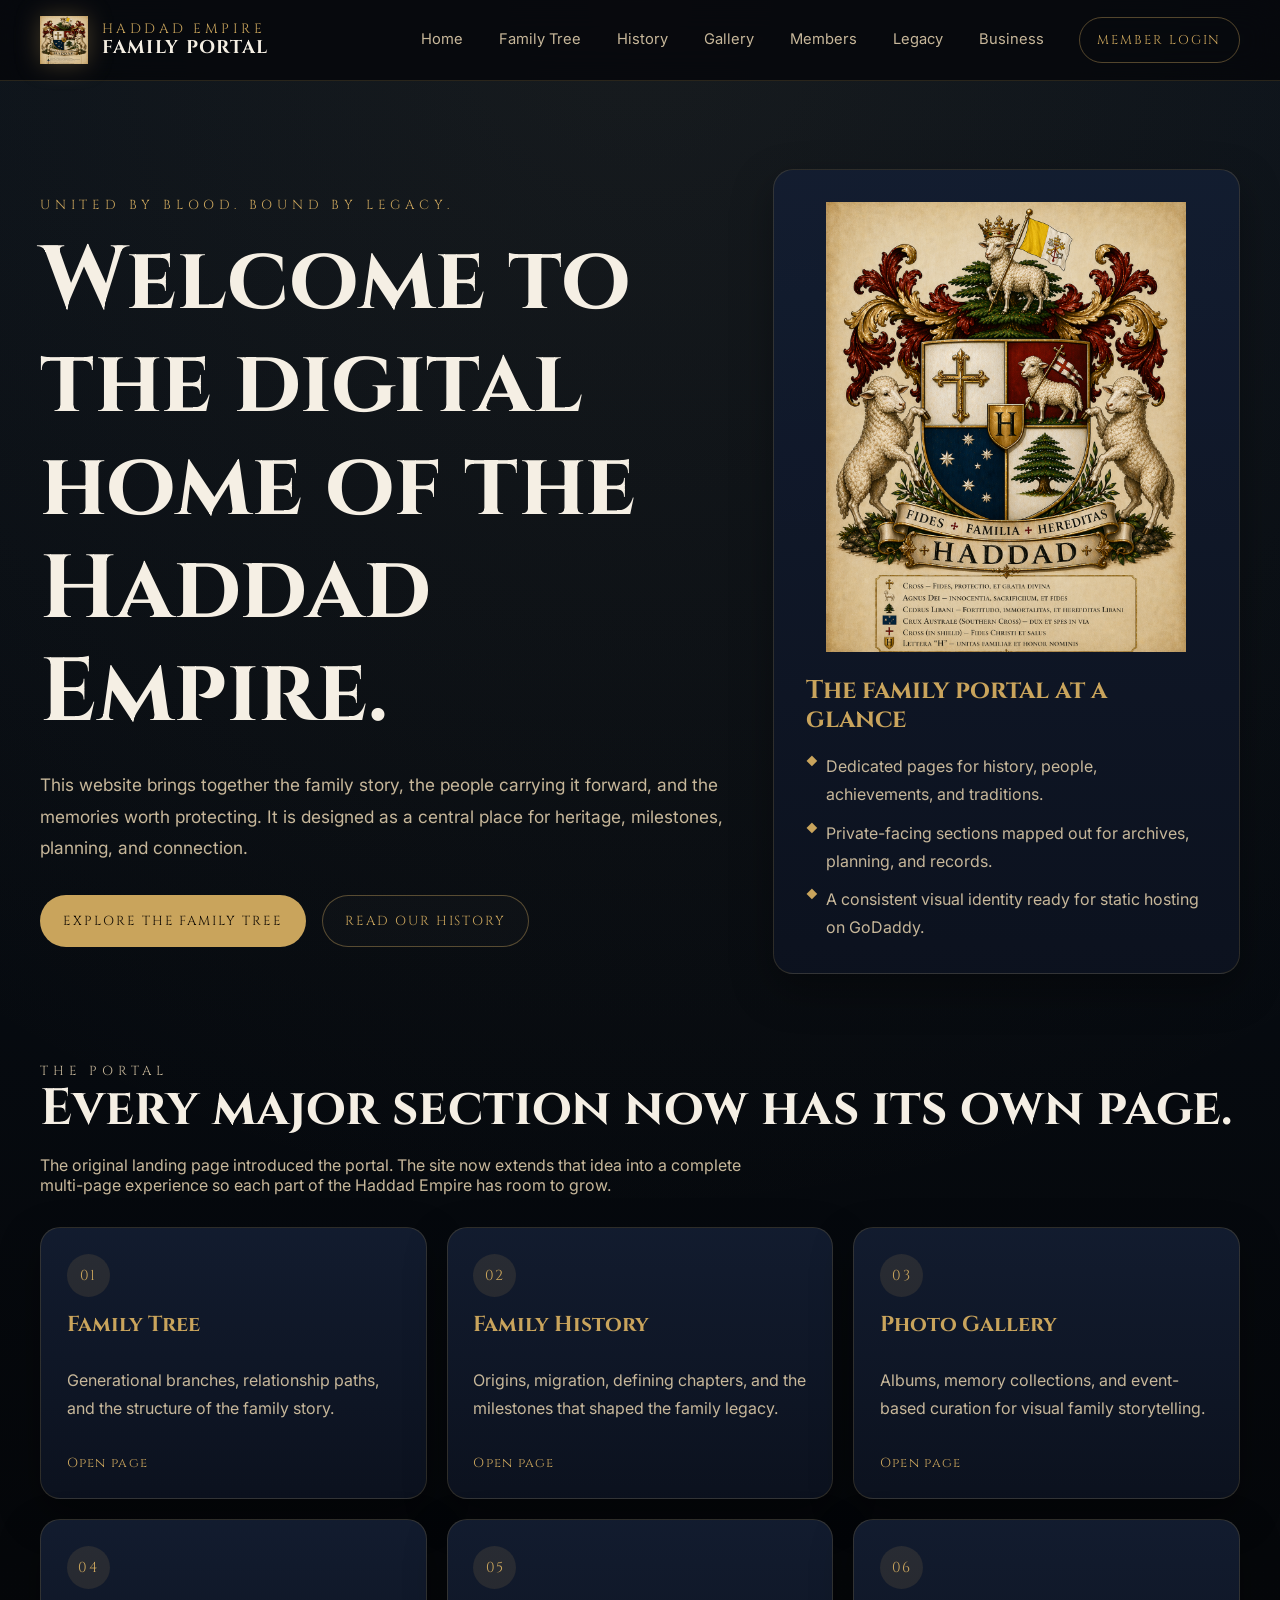
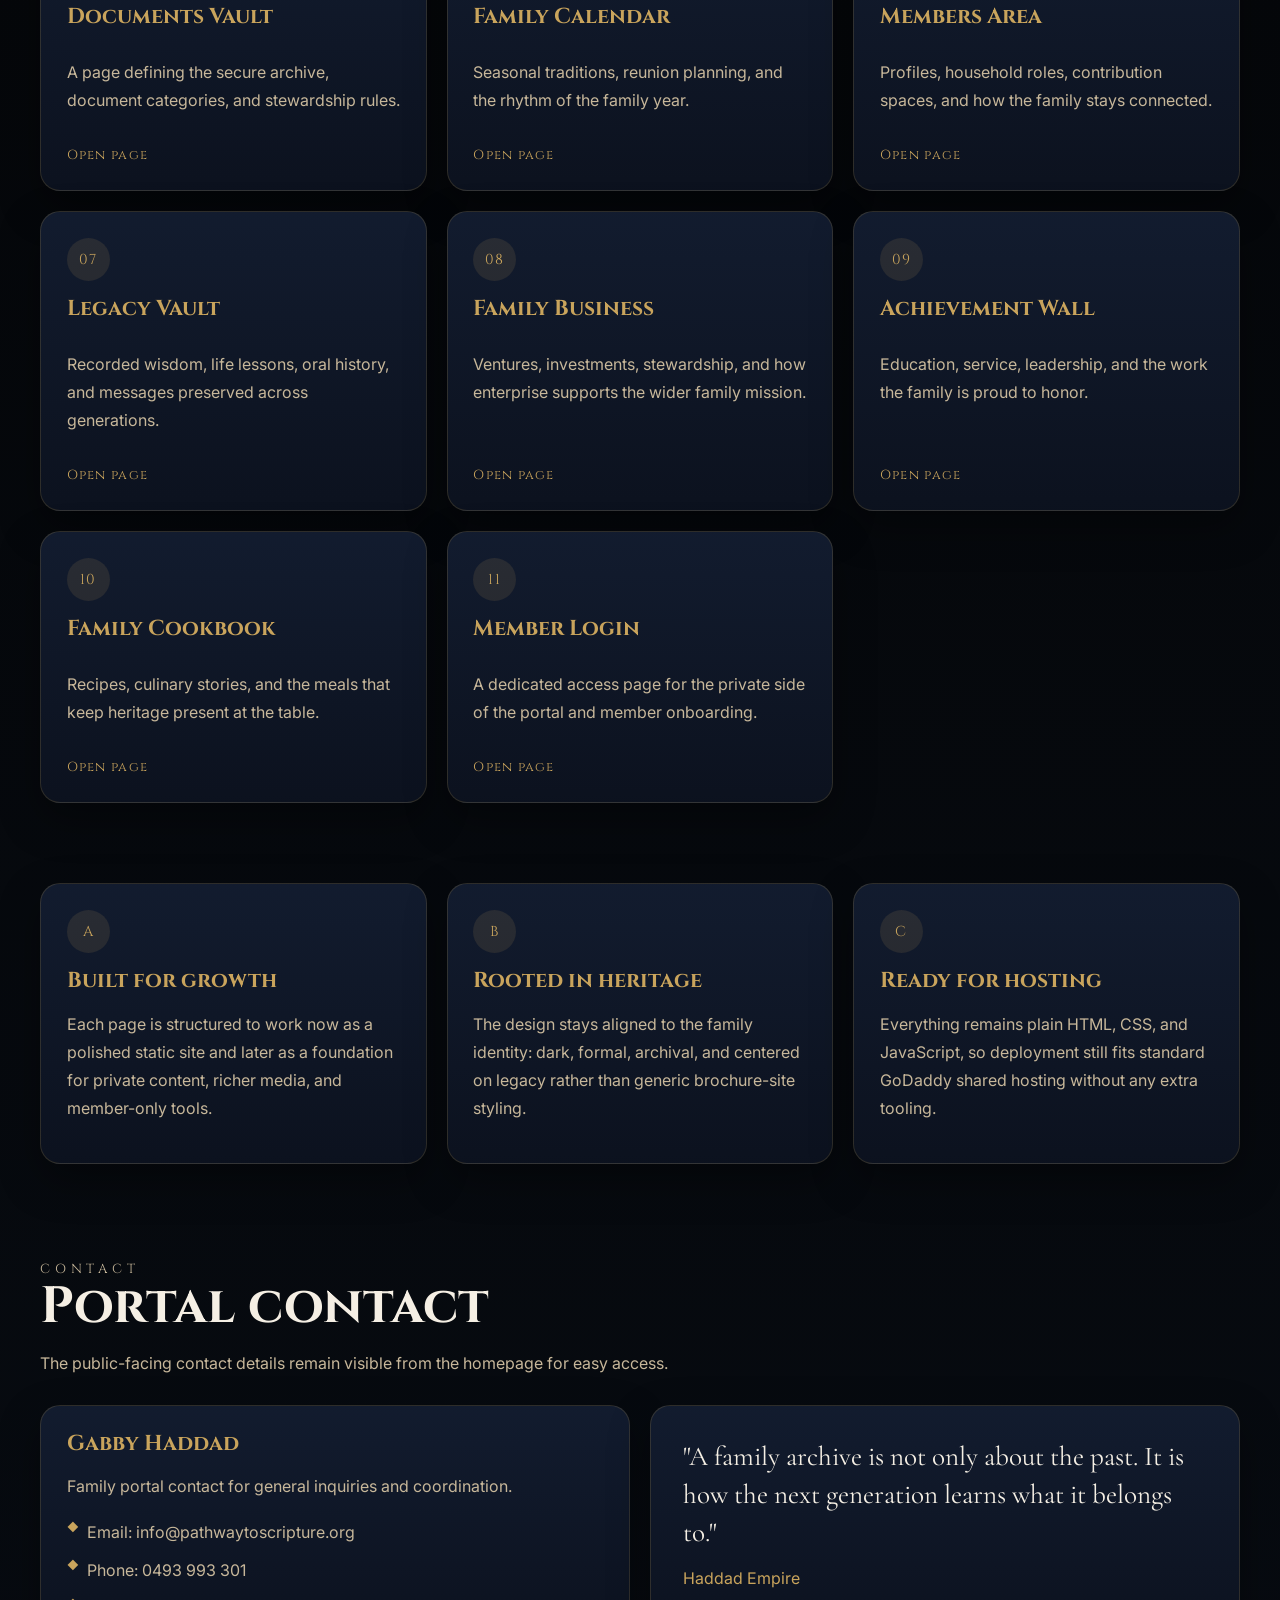
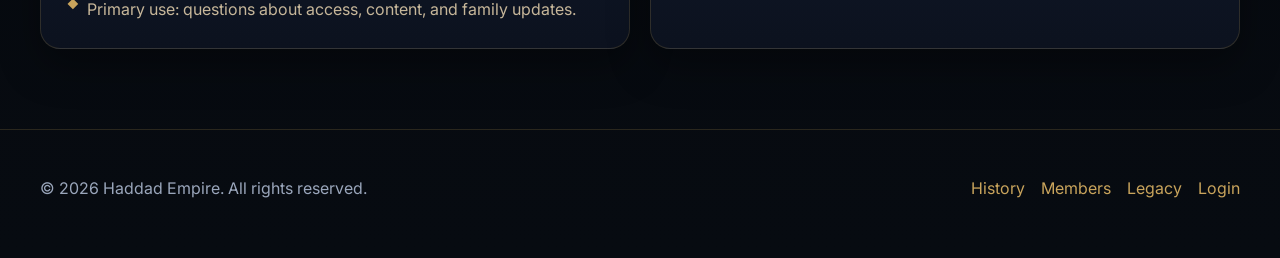
<file: index.html>
<!DOCTYPE html>
<html lang="en">
<head>
  <meta charset="UTF-8" />
  <meta name="viewport" content="width=device-width, initial-scale=1.0" />
  <title>Haddad Empire | Home</title>
  <meta
    name="description"
    content="Haddad Empire is the digital home of the Haddad family, connecting our history, memories, traditions, and future across a complete family portal."
  />
  <link rel="preconnect" href="https://fonts.googleapis.com" />
  <link rel="preconnect" href="https://fonts.gstatic.com" crossorigin />
  <link
    href="https://fonts.googleapis.com/css2?family=Cinzel:wght@400;600;700&family=Cormorant+Garamond:wght@400;500;600&family=Inter:wght@300;400;500;600;700&display=swap"
    rel="stylesheet"
  />
  <link rel="stylesheet" href="styles.css" />
</head>
<body>
  <a class="skip-link" href="#main-content">Skip to main content</a>

  <div class="site-shell">
    <header class="site-header">
      <div class="container">
        <a class="brand" href="index.html" aria-label="Go to the Haddad Empire homepage">
          <img src="assets/Haddad-crest.png" alt="Haddad Empire crest" />
          <span class="brand-mark">Haddad Empire<strong>Family Portal</strong></span>
        </a>

        <button
          class="menu-toggle"
          type="button"
          aria-expanded="false"
          aria-controls="site-navigation"
          data-menu-toggle
        >
          Menu
        </button>

        <nav class="site-nav" id="site-navigation" aria-label="Primary" data-site-nav>
          <ul>
            <li><a href="index.html" data-nav-link>Home</a></li>
            <li><a href="family-tree.html" data-nav-link>Family Tree</a></li>
            <li><a href="history.html" data-nav-link>History</a></li>
            <li><a href="gallery.html" data-nav-link>Gallery</a></li>
            <li><a href="members.html" data-nav-link>Members</a></li>
            <li><a href="legacy.html" data-nav-link>Legacy</a></li>
            <li><a href="business.html" data-nav-link>Business</a></li>
          </ul>
        </nav>

        <a class="header-cta" href="login.html">Member Login</a>
      </div>
    </header>

    <main id="main-content">
      <section class="home-hero">
        <div class="container">
          <div>
            <p class="eyebrow">United by Blood. Bound by Legacy.</p>
            <h1>Welcome to the digital home of the Haddad Empire.</h1>
            <p class="lead">
              This website brings together the family story, the people carrying it
              forward, and the memories worth protecting. It is designed as a central
              place for heritage, milestones, planning, and connection.
            </p>
            <div class="hero-actions">
              <a class="btn btn-primary" href="family-tree.html">Explore the Family Tree</a>
              <a class="btn btn-secondary" href="history.html">Read Our History</a>
            </div>
          </div>

          <aside class="hero-panel" aria-label="Portal overview">
            <img src="assets/Haddad-crest.png" alt="Haddad Empire crest artwork" />
            <h2>The family portal at a glance</h2>
            <ul>
              <li>Dedicated pages for history, people, achievements, and traditions.</li>
              <li>Private-facing sections mapped out for archives, planning, and records.</li>
              <li>A consistent visual identity ready for static hosting on GoDaddy.</li>
            </ul>
          </aside>
        </div>
      </section>

      <section class="section">
        <div class="container">
          <div class="section-head">
            <p class="eyebrow">The Portal</p>
            <h2>Every major section now has its own page.</h2>
            <p>
              The original landing page introduced the portal. The site now extends that
              idea into a complete multi-page experience so each part of the Haddad Empire
              has room to grow.
            </p>
          </div>

          <div class="portal-grid">
            <a class="card portal-card" href="family-tree.html">
              <span class="card-icon">01</span>
              <h3>Family Tree</h3>
              <p>Generational branches, relationship paths, and the structure of the family story.</p>
              <span class="card-footer">Open page</span>
            </a>
            <a class="card portal-card" href="history.html">
              <span class="card-icon">02</span>
              <h3>Family History</h3>
              <p>Origins, migration, defining chapters, and the milestones that shaped the family legacy.</p>
              <span class="card-footer">Open page</span>
            </a>
            <a class="card portal-card" href="gallery.html">
              <span class="card-icon">03</span>
              <h3>Photo Gallery</h3>
              <p>Albums, memory collections, and event-based curation for visual family storytelling.</p>
              <span class="card-footer">Open page</span>
            </a>
            <a class="card portal-card" href="vault.html">
              <span class="card-icon">04</span>
              <h3>Documents Vault</h3>
              <p>A page defining the secure archive, document categories, and stewardship rules.</p>
              <span class="card-footer">Open page</span>
            </a>
            <a class="card portal-card" href="calendar.html">
              <span class="card-icon">05</span>
              <h3>Family Calendar</h3>
              <p>Seasonal traditions, reunion planning, and the rhythm of the family year.</p>
              <span class="card-footer">Open page</span>
            </a>
            <a class="card portal-card" href="members.html">
              <span class="card-icon">06</span>
              <h3>Members Area</h3>
              <p>Profiles, household roles, contribution spaces, and how the family stays connected.</p>
              <span class="card-footer">Open page</span>
            </a>
            <a class="card portal-card" href="legacy.html">
              <span class="card-icon">07</span>
              <h3>Legacy Vault</h3>
              <p>Recorded wisdom, life lessons, oral history, and messages preserved across generations.</p>
              <span class="card-footer">Open page</span>
            </a>
            <a class="card portal-card" href="business.html">
              <span class="card-icon">08</span>
              <h3>Family Business</h3>
              <p>Ventures, investments, stewardship, and how enterprise supports the wider family mission.</p>
              <span class="card-footer">Open page</span>
            </a>
            <a class="card portal-card" href="achievements.html">
              <span class="card-icon">09</span>
              <h3>Achievement Wall</h3>
              <p>Education, service, leadership, and the work the family is proud to honor.</p>
              <span class="card-footer">Open page</span>
            </a>
            <a class="card portal-card" href="cookbook.html">
              <span class="card-icon">10</span>
              <h3>Family Cookbook</h3>
              <p>Recipes, culinary stories, and the meals that keep heritage present at the table.</p>
              <span class="card-footer">Open page</span>
            </a>
            <a class="card portal-card" href="login.html">
              <span class="card-icon">11</span>
              <h3>Member Login</h3>
              <p>A dedicated access page for the private side of the portal and member onboarding.</p>
              <span class="card-footer">Open page</span>
            </a>
          </div>
        </div>
      </section>

      <section class="section">
        <div class="container">
          <div class="grid-3">
            <article class="card">
              <span class="card-icon">A</span>
              <h3>Built for growth</h3>
              <p>
                Each page is structured to work now as a polished static site and later as a
                foundation for private content, richer media, and member-only tools.
              </p>
            </article>
            <article class="card">
              <span class="card-icon">B</span>
              <h3>Rooted in heritage</h3>
              <p>
                The design stays aligned to the family identity: dark, formal, archival, and
                centered on legacy rather than generic brochure-site styling.
              </p>
            </article>
            <article class="card">
              <span class="card-icon">C</span>
              <h3>Ready for hosting</h3>
              <p>
                Everything remains plain HTML, CSS, and JavaScript, so deployment still fits
                standard GoDaddy shared hosting without any extra tooling.
              </p>
            </article>
          </div>
        </div>
      </section>

      <section class="section">
        <div class="container">
          <div class="section-head">
            <p class="eyebrow">Contact</p>
            <h2>Portal contact</h2>
            <p>The public-facing contact details remain visible from the homepage for easy access.</p>
          </div>

          <div class="grid-2">
            <article class="card">
              <h3>Gabby Haddad</h3>
              <p>Family portal contact for general inquiries and coordination.</p>
              <ul>
                <li>Email: <a href="mailto:info@pathwaytoscripture.org">info@pathwaytoscripture.org</a></li>
                <li>Phone: <a href="tel:+61493993301">0493 993 301</a></li>
                <li>Primary use: questions about access, content, and family updates.</li>
              </ul>
            </article>
            <aside class="quote-card">
              <blockquote>
                "A family archive is not only about the past. It is how the next generation
                learns what it belongs to."
              </blockquote>
              <cite>Haddad Empire</cite>
            </aside>
          </div>
        </div>
      </section>
    </main>

    <footer class="footer">
      <div class="container">
        <p>&copy; <span data-current-year></span> Haddad Empire. All rights reserved.</p>
        <nav class="footer-nav" aria-label="Footer">
          <a href="history.html">History</a>
          <a href="members.html">Members</a>
          <a href="legacy.html">Legacy</a>
          <a href="login.html">Login</a>
        </nav>
      </div>
    </footer>
  </div>

  <script src="script.js"></script>
</body>
</html>
</file>
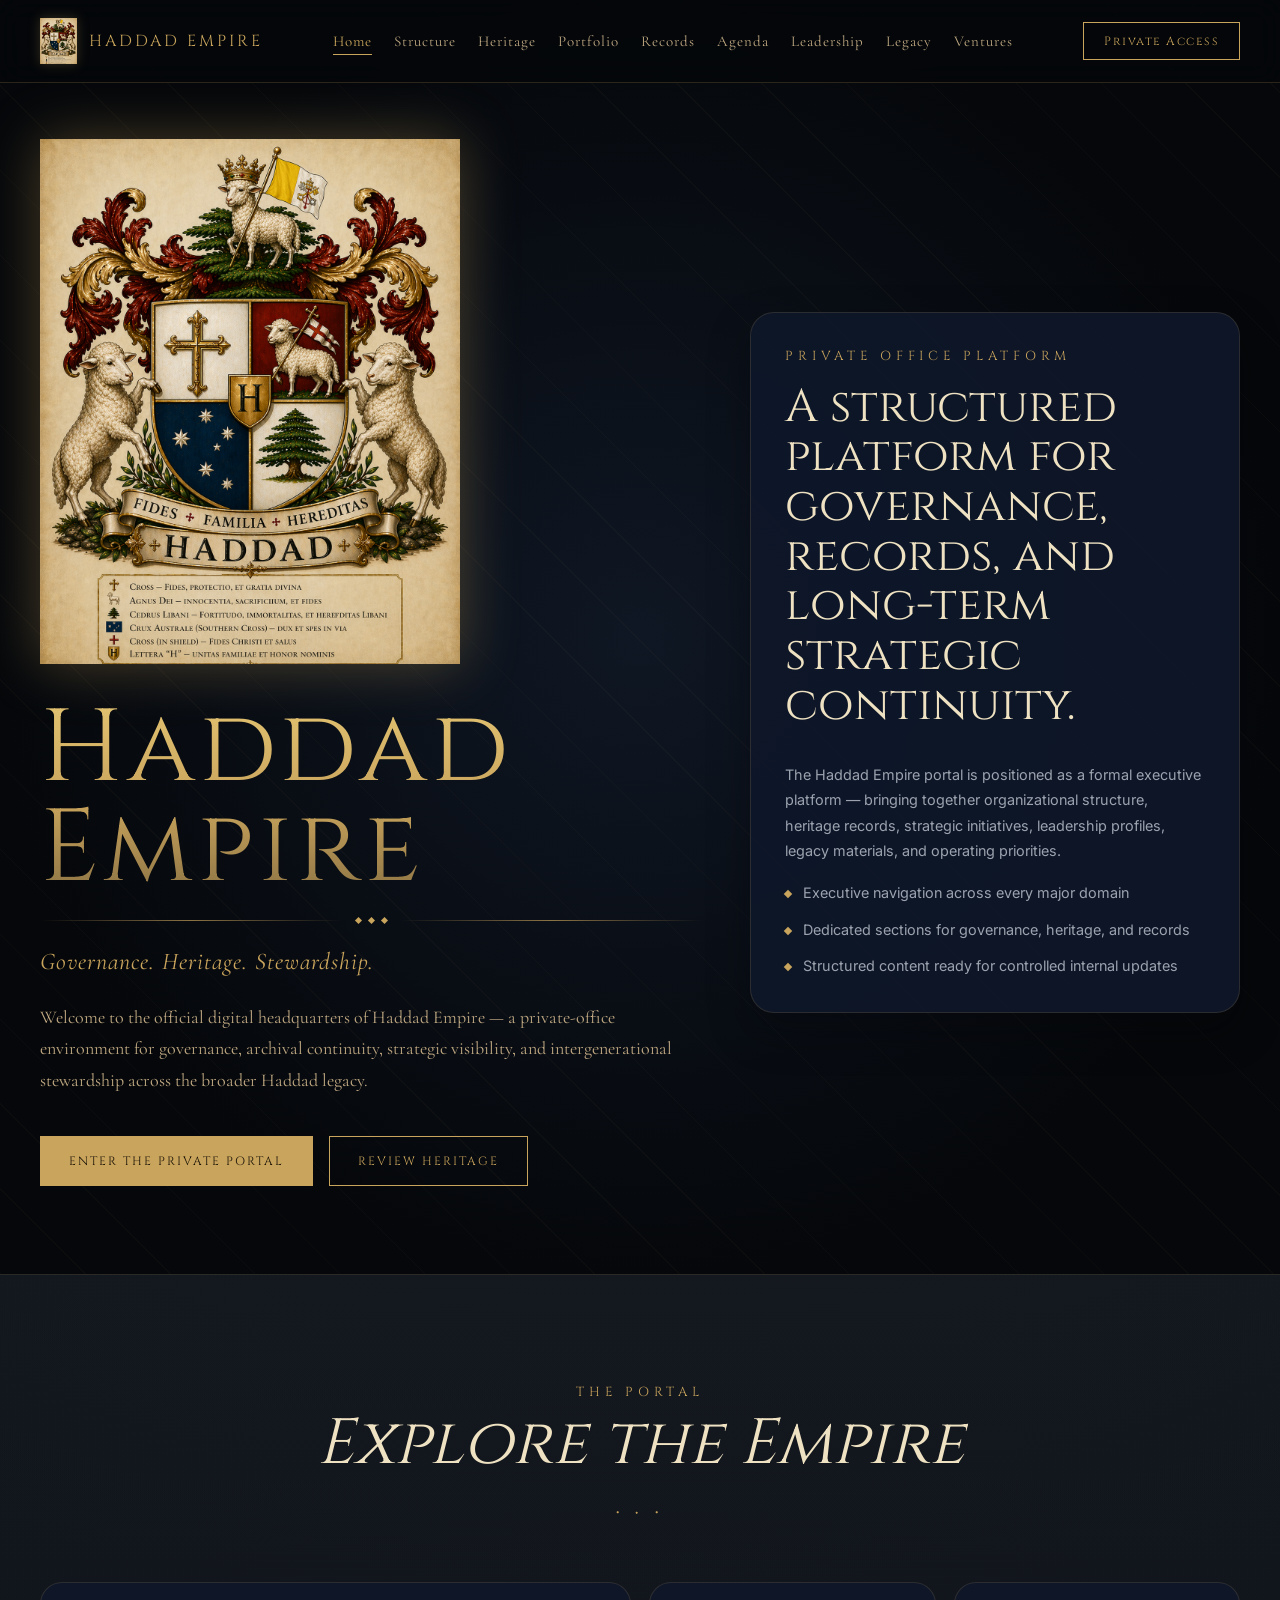
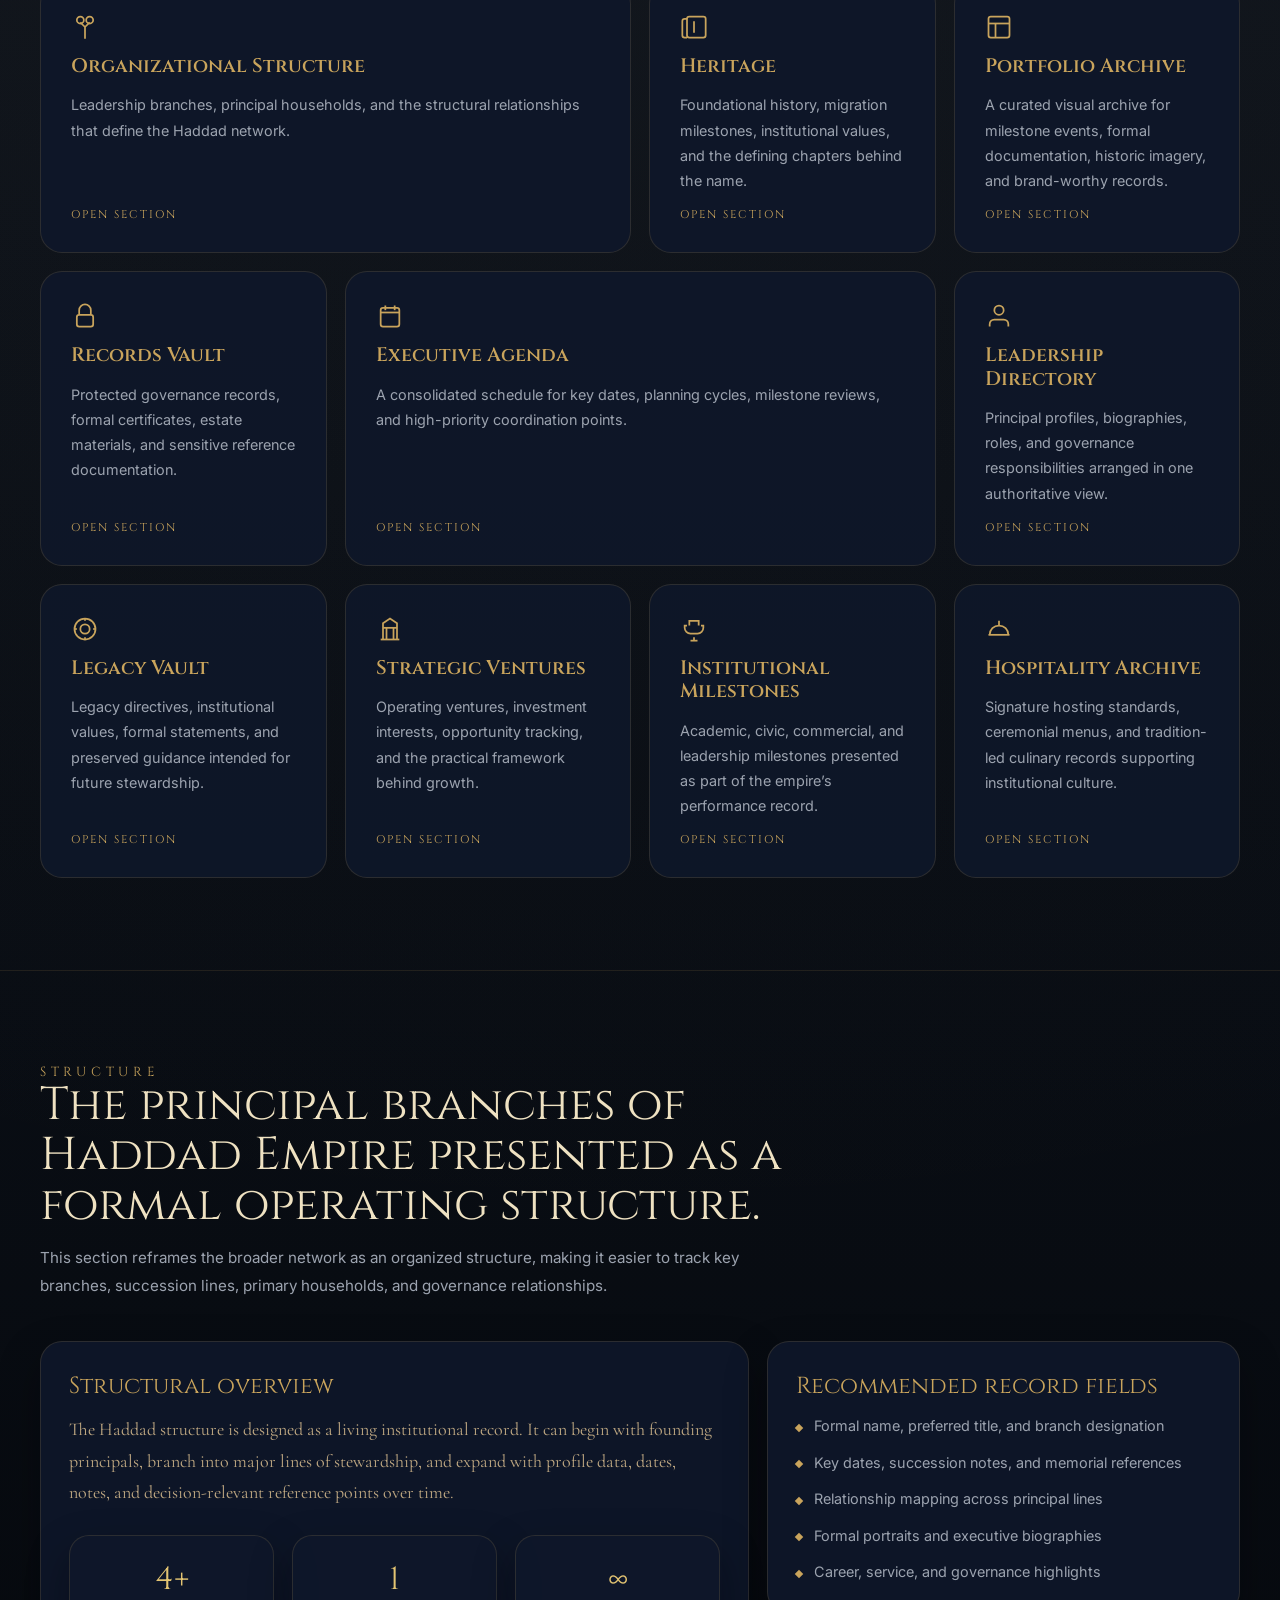
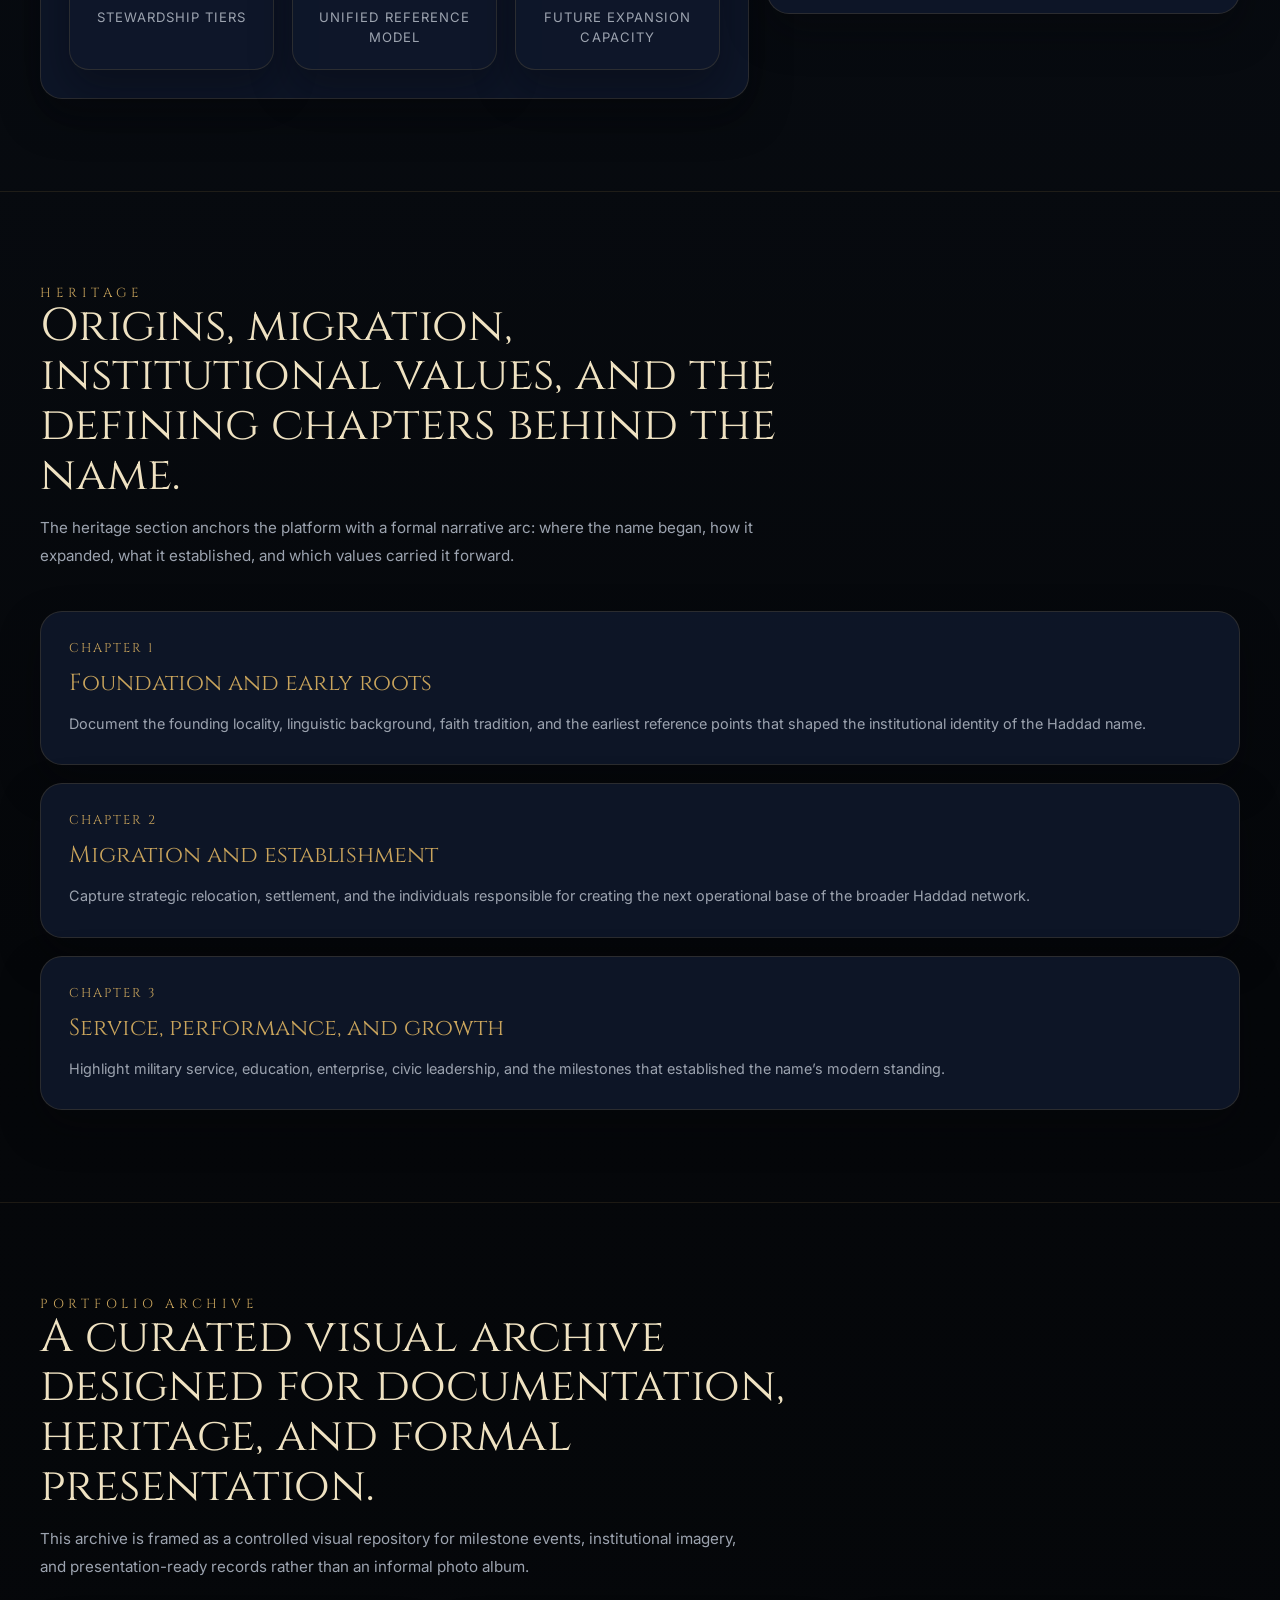
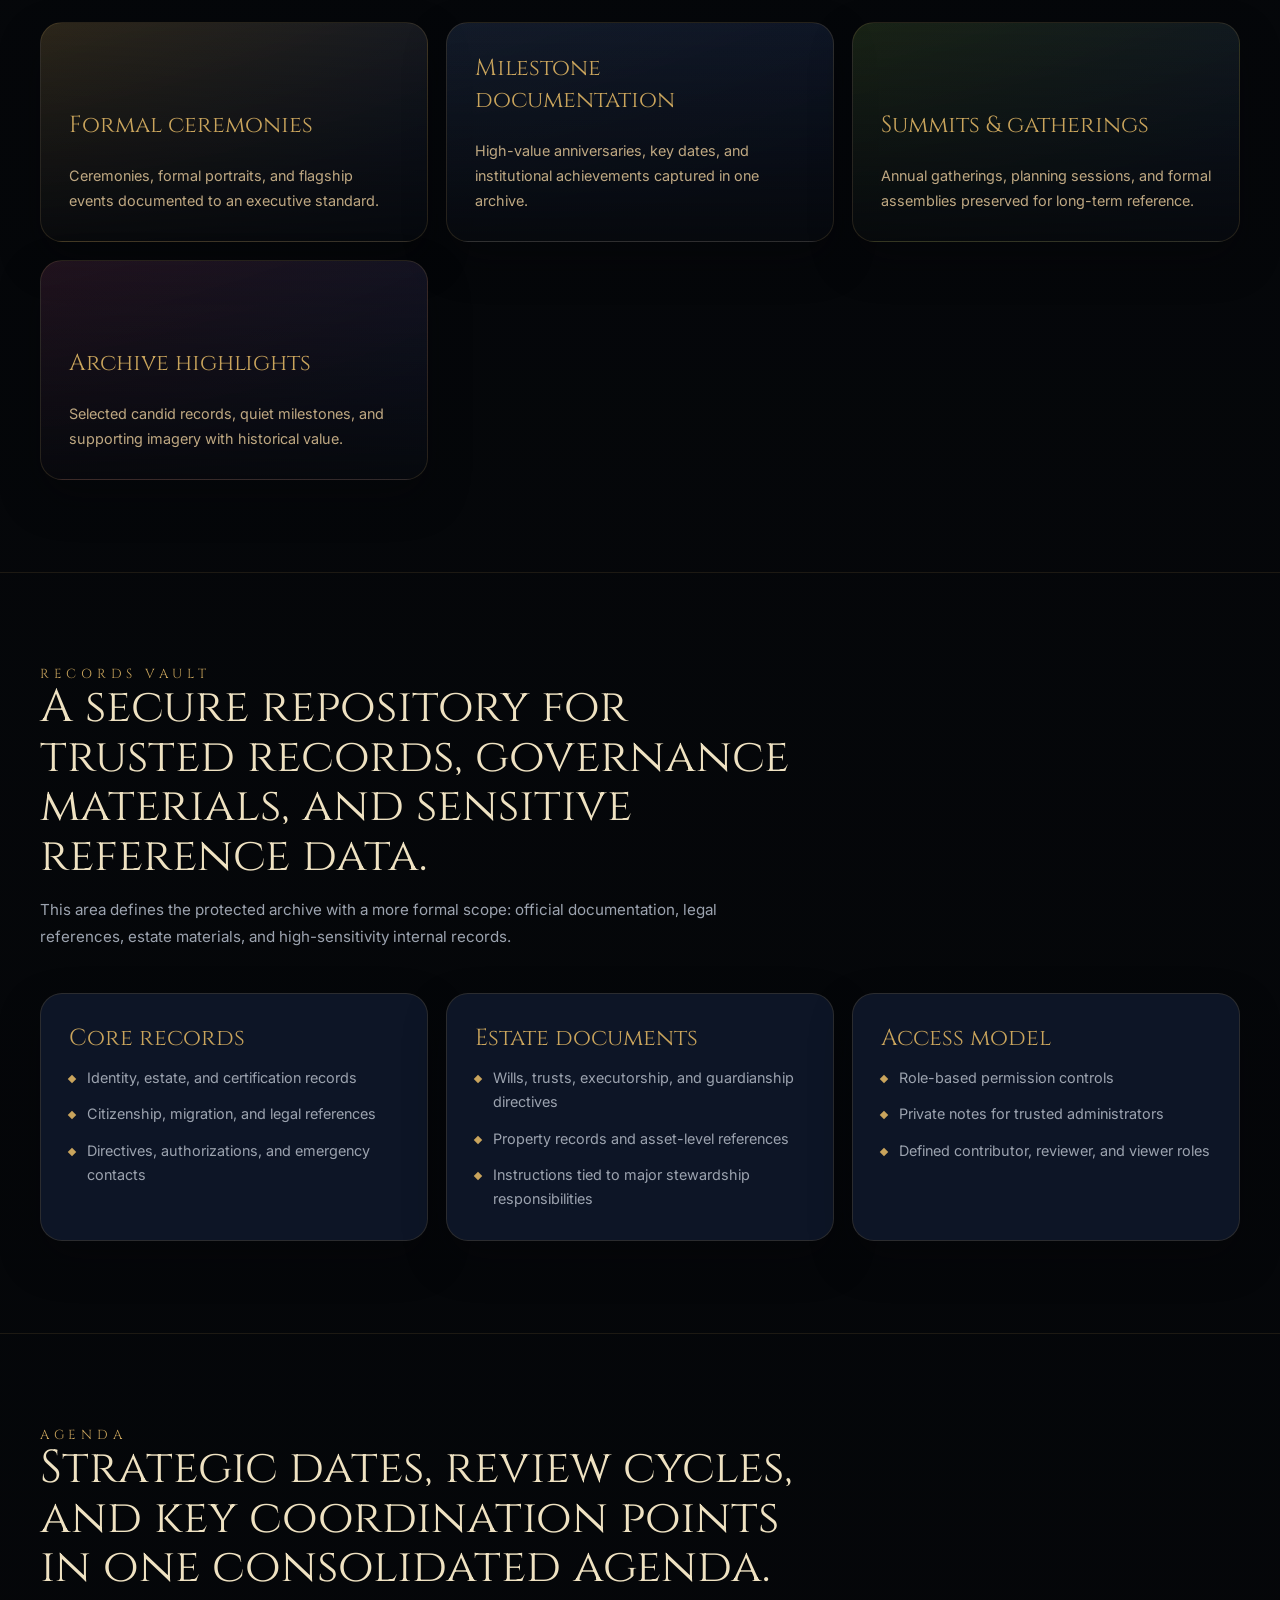
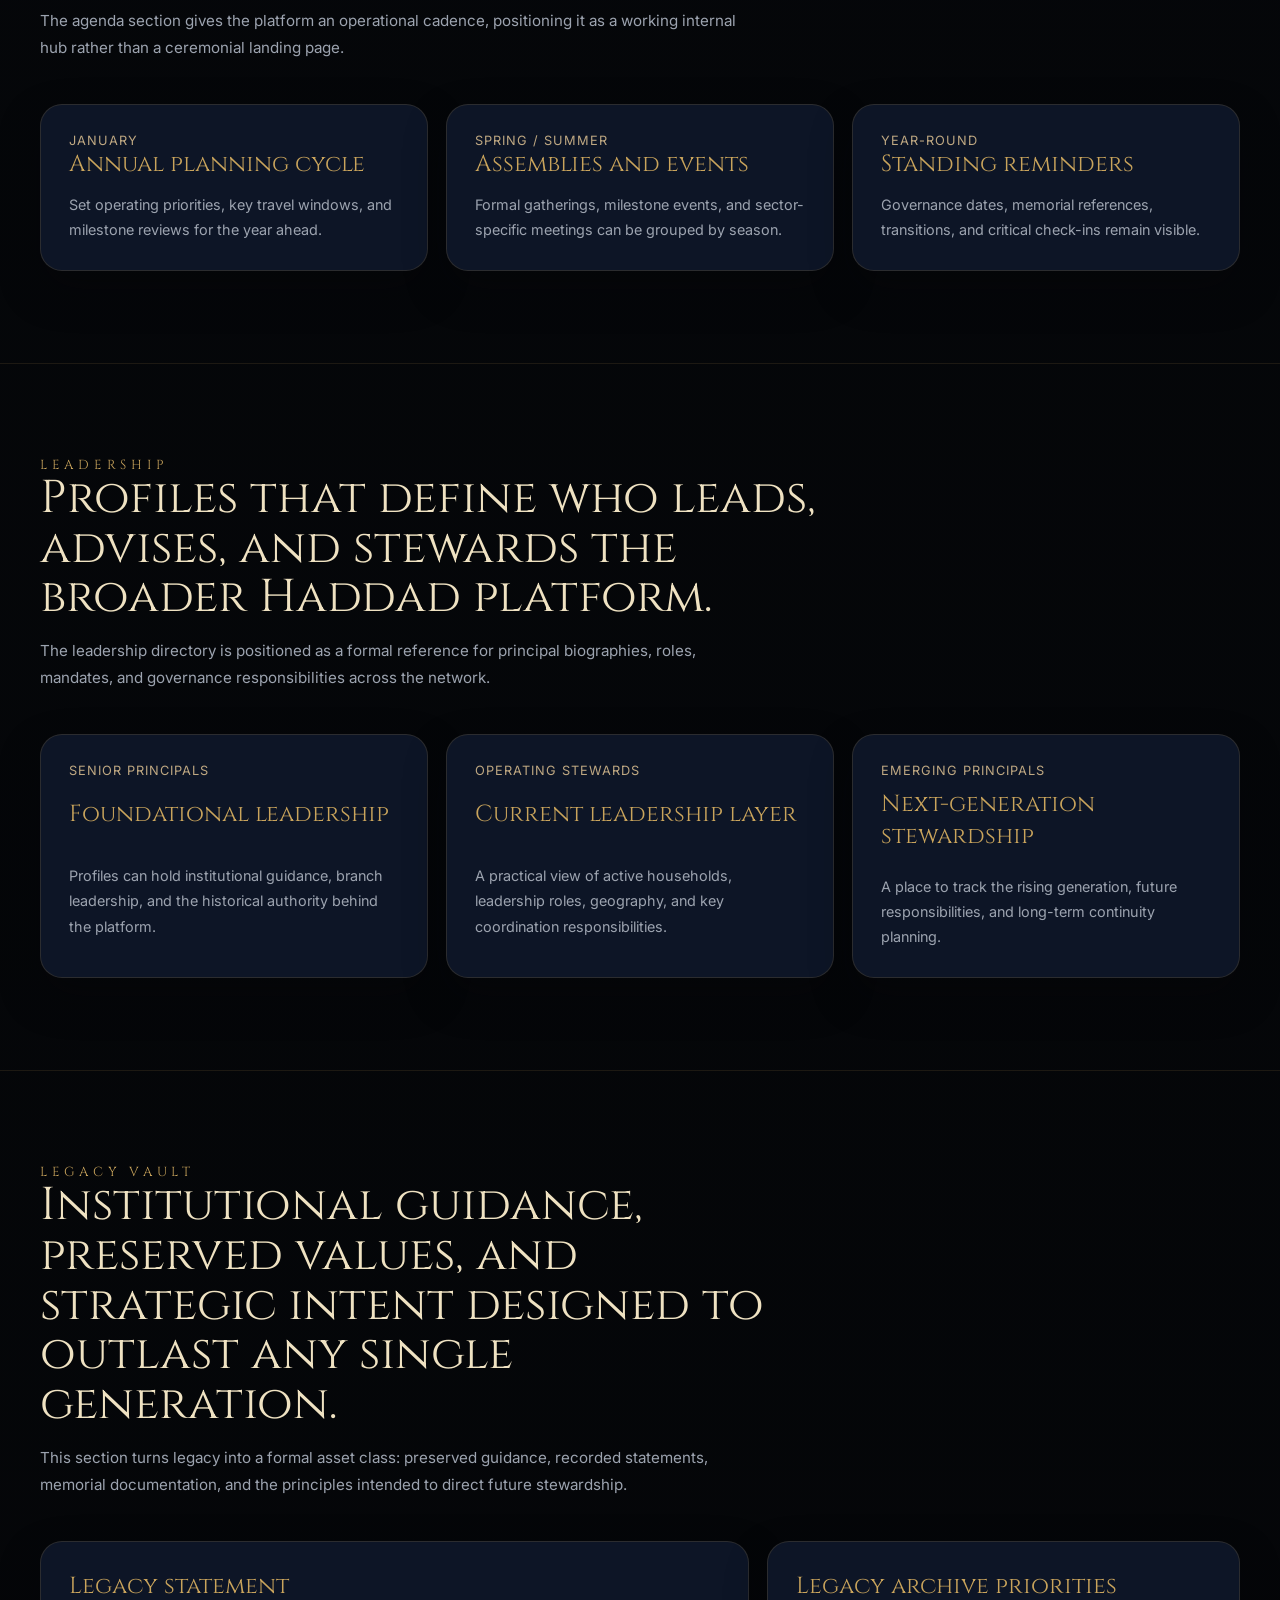
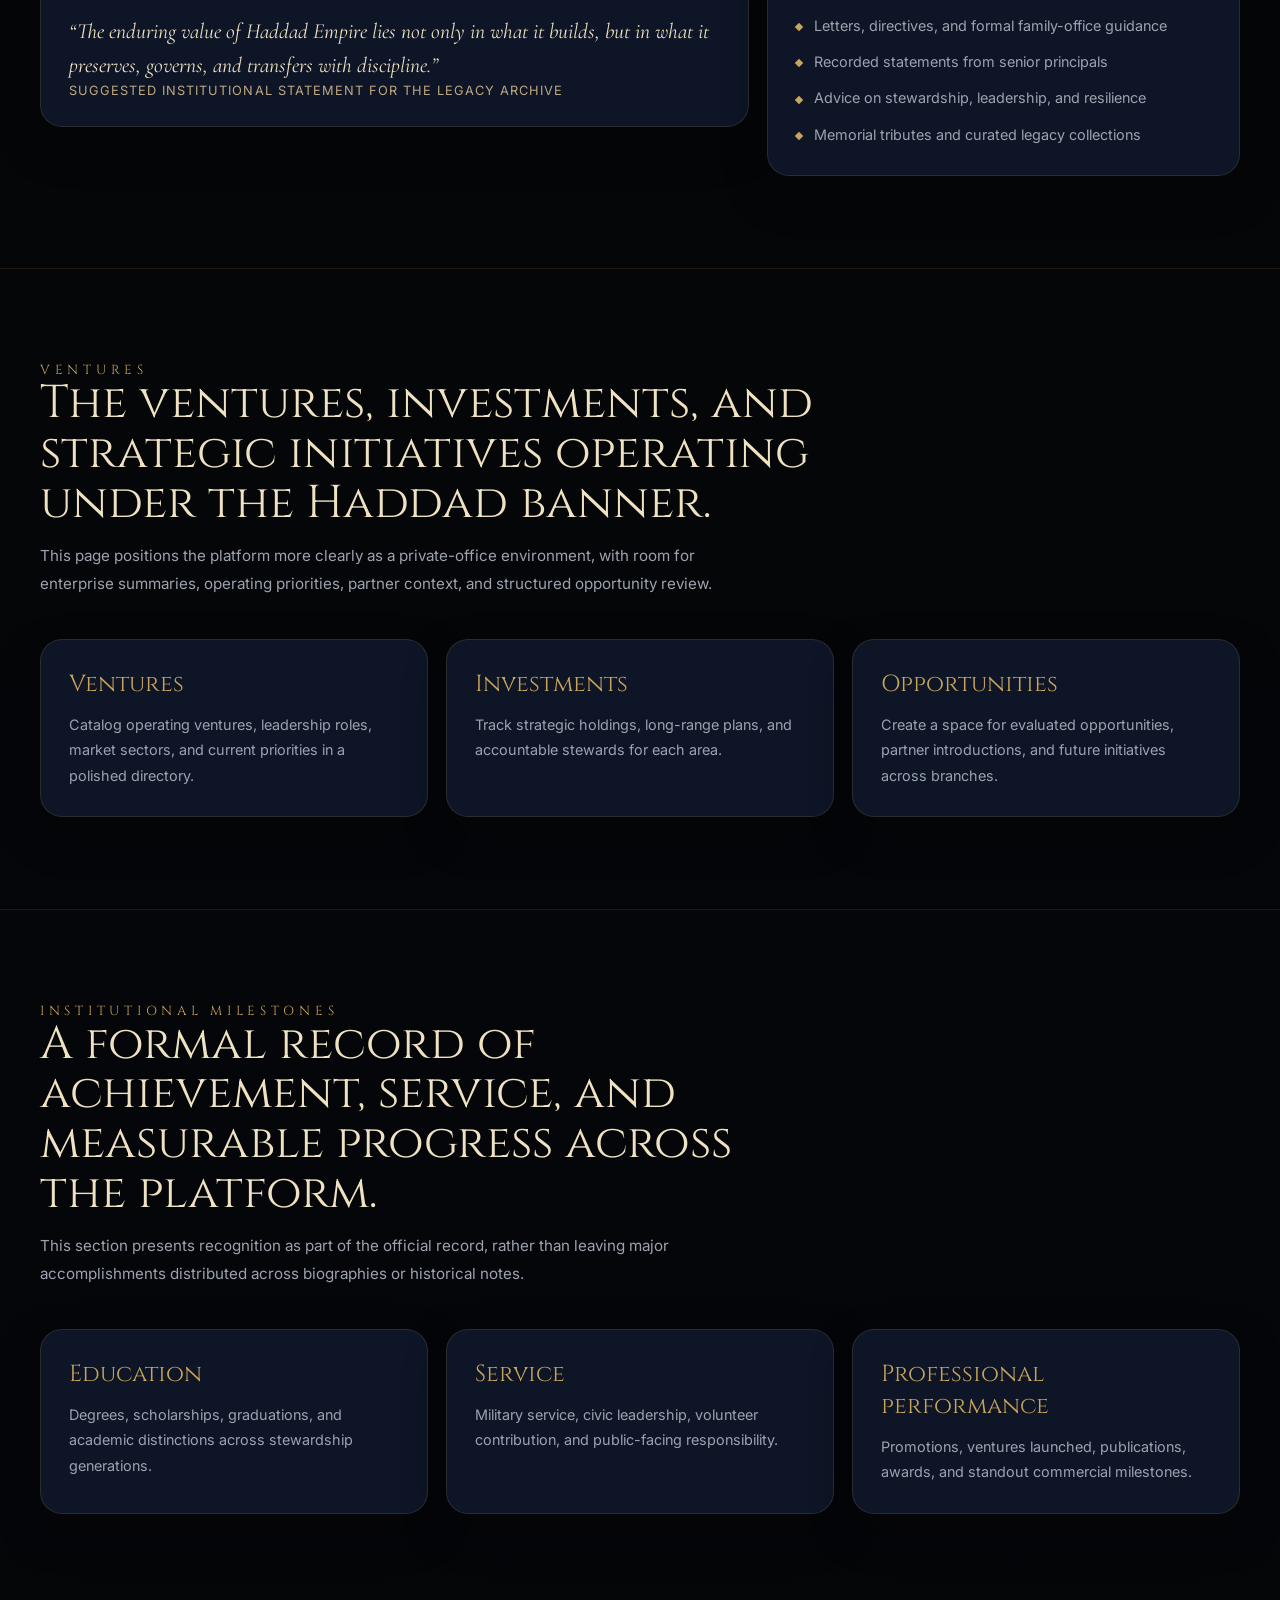
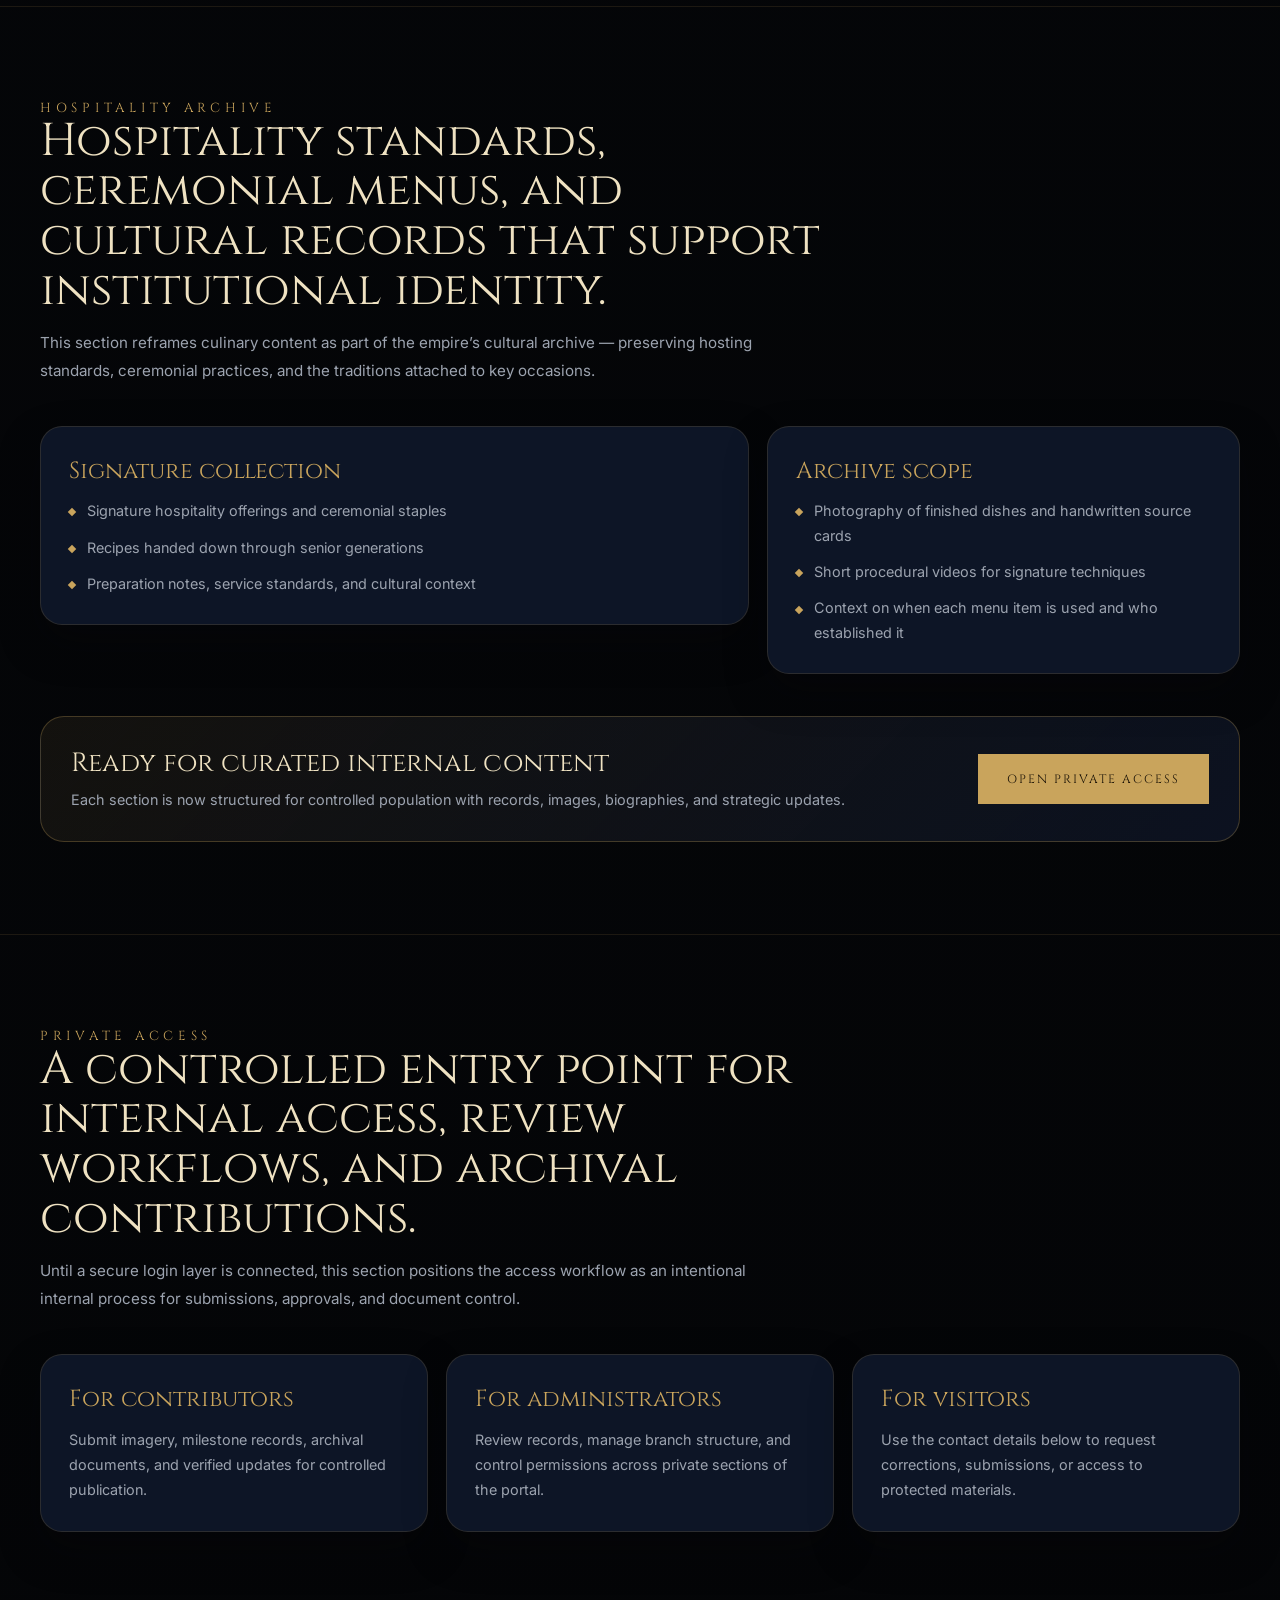
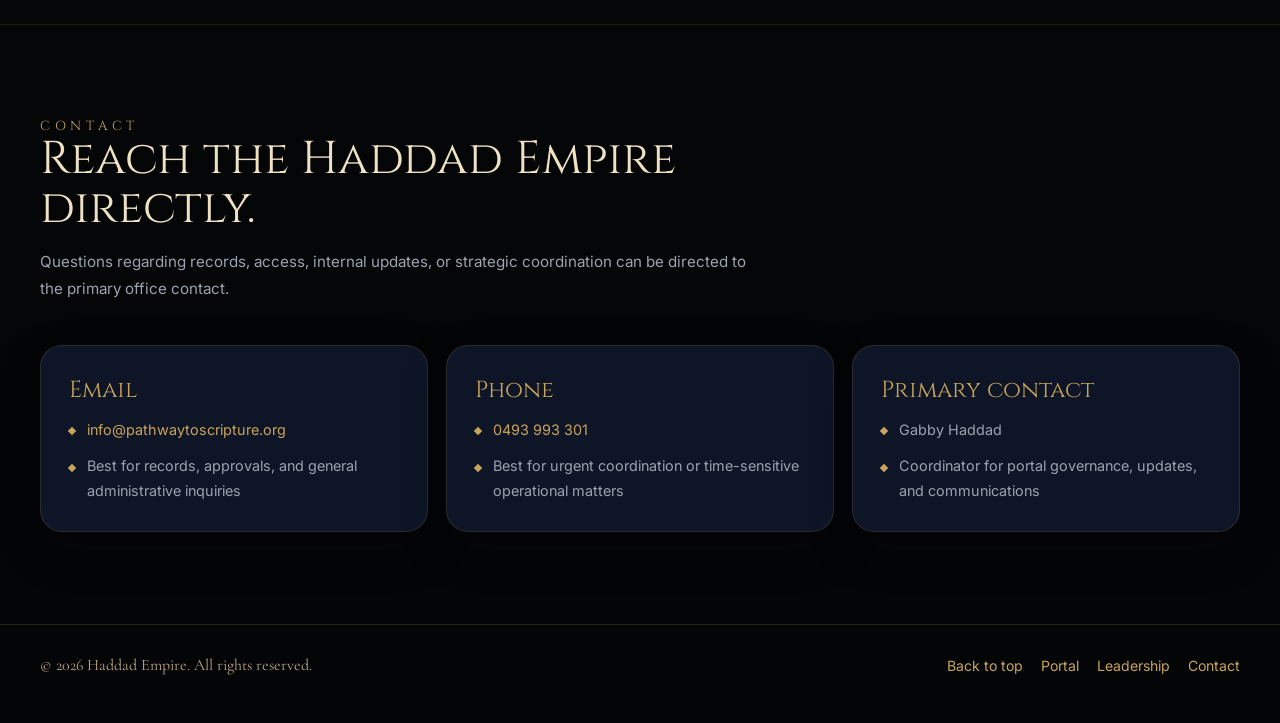
<file: _deploy/index.html>
<!DOCTYPE html>
<html lang="en">
<head>
  <meta charset="UTF-8" />
  <meta name="viewport" content="width=device-width, initial-scale=1.0" />
  <title>Haddad Empire — Private Office, Heritage, and Strategic Stewardship</title>
  <meta
    name="description"
    content="The official digital headquarters of Haddad Empire — a private office platform for heritage stewardship, strategic initiatives, governance records, and legacy planning."
  />
  <link rel="preconnect" href="https://fonts.googleapis.com" />
  <link rel="preconnect" href="https://fonts.gstatic.com" crossorigin />
  <link
    href="https://fonts.googleapis.com/css2?family=Cinzel:wght@400;600;700&family=Cormorant+Garamond:ital,wght@0,300;0,400;0,600;1,400&family=Inter:wght@300;400;500;600&display=swap"
    rel="stylesheet"
  />
  <style>
    :root {
      --bg-dark: #05070a;
      --bg-mid: #0f1724;
      --bg-soft: #101826;
      --gold: #c9a45c;
      --gold-light: #e3c472;
      --gold-dark: #8c7344;
      --text-main: #efe2c2;
      --text-muted: #bfa882;
      --text-soft: #9ca3af;
      --text-on-gold: #1a1206;
      --card-bg: rgba(15, 23, 42, 0.92);
      --card-border: rgba(201, 164, 92, 0.16);
      --surface-border: rgba(201, 164, 92, 0.28);
      --shadow-gold: 0 18px 40px rgba(5, 7, 10, 0.35);
      --shell-width: 1200px;
    }

    * { margin: 0; padding: 0; box-sizing: border-box; }

    html { scroll-behavior: smooth; }

    body {
      font-family: "Cormorant Garamond", Georgia, serif;
      background:
        radial-gradient(circle at top, rgba(201, 164, 92, 0.08), transparent 24%),
        linear-gradient(180deg, var(--bg-mid) 0%, var(--bg-dark) 35%, #040507 100%);
      color: var(--text-muted);
      min-height: 100vh;
      overflow-x: hidden;
    }

    a { color: inherit; }

    .shell {
      width: min(var(--shell-width), calc(100% - 48px));
      margin: 0 auto;
    }

    .hero {
      position: relative;
      min-height: 100vh;
      display: flex;
      flex-direction: column;
      background:
        repeating-linear-gradient(
          45deg,
          rgba(201, 164, 92, 0.03) 0,
          rgba(201, 164, 92, 0.03) 1px,
          transparent 1px,
          transparent 60px
        ),
        radial-gradient(ellipse at center, rgba(15, 23, 36, 0.98) 0%, var(--bg-dark) 72%);
    }

    .site-header {
      position: sticky;
      top: 0;
      z-index: 20;
      backdrop-filter: blur(14px);
      background: rgba(5, 7, 10, 0.78);
      border-bottom: 1px solid rgba(201, 164, 92, 0.2);
    }

    .header-inner {
      min-height: 82px;
      display: flex;
      align-items: center;
      justify-content: space-between;
      gap: 24px;
      padding: 18px 0;
    }

    .brand {
      display: flex;
      align-items: center;
      gap: 12px;
      text-decoration: none;
      flex-shrink: 0;
    }

    .brand img {
      height: 46px;
      width: auto;
      filter: drop-shadow(0 0 6px rgba(201, 164, 92, 0.25));
    }

    .brand span {
      font-family: "Cinzel", serif;
      font-size: 16px;
      letter-spacing: 3px;
      color: var(--gold);
      text-transform: uppercase;
    }

    .nav-list {
      list-style: none;
      display: flex;
      gap: 22px;
      flex-wrap: wrap;
      justify-content: center;
    }

    .nav-list a {
      font-family: "Cormorant Garamond", serif;
      font-size: 15px;
      color: var(--text-muted);
      text-decoration: none;
      letter-spacing: 1px;
      padding-bottom: 4px;
      border-bottom: 1px solid transparent;
      transition: color 0.3s ease, border-color 0.3s ease;
    }

    .nav-list a:hover,
    .nav-list a:focus-visible,
    .nav-list a.active {
      color: var(--gold);
      border-bottom-color: var(--gold);
    }

    .login-btn,
    .btn,
    .mini-link {
      font-family: "Cinzel", serif;
      text-decoration: none;
      transition: all 0.3s ease;
    }

    .login-btn {
      font-size: 12px;
      letter-spacing: 1.5px;
      color: var(--gold);
      padding: 10px 20px;
      border: 1px solid var(--gold);
      flex-shrink: 0;
    }

    .login-btn:hover,
    .login-btn:focus-visible {
      background: var(--gold);
      color: var(--text-on-gold);
    }

    .hero-content {
      flex: 1;
      display: grid;
      grid-template-columns: 1.15fr 0.85fr;
      gap: 48px;
      align-items: center;
      padding: 56px 0 88px;
    }

    .hero-copy {
      max-width: 720px;
    }

    .crest {
      width: min(420px, 65vw);
      height: auto;
      margin-bottom: 30px;
      filter: drop-shadow(0 0 28px rgba(201, 164, 92, 0.35));
    }

    h1, h2, h3, h4 {
      font-family: "Cinzel", serif;
      color: var(--text-main);
      font-weight: 400;
    }

    h1 {
      font-size: clamp(48px, 8vw, 108px);
      letter-spacing: 4px;
      line-height: 0.98;
      background: linear-gradient(180deg, var(--gold-light) 0%, var(--gold) 50%, var(--gold-dark) 100%);
      -webkit-background-clip: text;
      -webkit-text-fill-color: transparent;
      background-clip: text;
      margin-bottom: 18px;
    }

    .divider {
      display: flex;
      align-items: center;
      gap: 14px;
      margin-bottom: 24px;
      width: 100%;
      max-width: 700px;
    }

    .divider-line {
      flex: 1;
      height: 1px;
      background: linear-gradient(90deg, transparent, var(--gold-dark), transparent);
    }

    .divider-dots {
      display: flex;
      gap: 8px;
    }

    .divider-dots span {
      width: 5px;
      height: 5px;
      background: var(--gold);
      transform: rotate(45deg);
    }

    .tagline {
      font-size: 24px;
      font-style: italic;
      color: var(--gold);
      letter-spacing: 1px;
      margin-bottom: 26px;
    }

    .description,
    .body-copy {
      font-size: 18px;
      line-height: 1.75;
      color: var(--text-muted);
    }

    .description {
      max-width: 680px;
      margin-bottom: 40px;
    }

    .cta-group {
      display: flex;
      gap: 16px;
      flex-wrap: wrap;
    }

    .btn {
      display: inline-flex;
      align-items: center;
      justify-content: center;
      font-size: 12px;
      letter-spacing: 2px;
      text-transform: uppercase;
      padding: 16px 28px;
      border: 1px solid var(--gold);
    }

    .btn-primary {
      background: var(--gold);
      color: var(--text-on-gold);
    }

    .btn-primary:hover,
    .btn-primary:focus-visible {
      background: var(--gold-light);
      border-color: var(--gold-light);
    }

    .btn-secondary {
      background: transparent;
      color: var(--gold);
    }

    .btn-secondary:hover,
    .btn-secondary:focus-visible {
      background: rgba(201, 164, 92, 0.1);
    }

    .hero-panel,
    .content-card,
    .detail-card,
    .stat-card,
    .timeline-item,
    .event-card,
    .member-card,
    .quote-panel,
    .contact-card,
    .access-card {
      background: var(--card-bg);
      border: 1px solid var(--card-border);
      box-shadow: var(--shadow-gold);
    }

    .hero-panel {
      padding: 34px;
      border-radius: 24px;
      display: grid;
      gap: 18px;
    }

    .eyebrow {
      font-family: "Cinzel", serif;
      color: var(--gold);
      font-size: 0.82rem;
      letter-spacing: 0.36em;
      text-transform: uppercase;
    }

    .hero-panel h2,
    .section-header h2 {
      font-size: clamp(30px, 4vw, 46px);
      line-height: 1.08;
      margin-bottom: 14px;
    }

    .section-stack {
      padding: 92px 0;
      border-top: 1px solid rgba(201, 164, 92, 0.12);
    }

    .portal-section {
      padding-top: 108px;
    }

    .section-header {
      margin-bottom: 42px;
      max-width: 780px;
    }

    .section-intro {
      font-family: "Inter", sans-serif;
      font-size: 0.95rem;
      line-height: 1.8;
      color: var(--text-soft);
      max-width: 720px;
    }

    .portal-header {
      text-align: center;
      margin-bottom: 64px;
    }

    .portal-title {
      font-size: clamp(42px, 6vw, 64px);
      font-style: italic;
      margin-bottom: 18px;
    }

    .portal-divider {
      color: var(--gold);
      font-size: 0.7rem;
      letter-spacing: 0.6em;
    }

    .feature-grid,
    .two-column-grid,
    .three-column-grid,
    .gallery-grid,
    .member-grid,
    .contact-grid,
    .stats-grid {
      display: grid;
      gap: 18px;
    }

    .feature-grid {
      grid-template-columns: repeat(4, minmax(0, 1fr));
    }

    .feature-card {
      min-height: 100%;
      padding: 30px;
      display: flex;
      flex-direction: column;
      gap: 14px;
      border-radius: 22px;
      background-color: var(--card-bg);
      border: 1px solid var(--card-border);
      transition: border-color 0.3s ease, transform 0.3s ease, background 0.3s ease;
    }

    .feature-card:hover,
    .feature-card:focus-visible {
      border-color: rgba(201, 164, 92, 0.42);
      transform: translateY(-3px);
      background: rgba(17, 25, 45, 0.96);
    }

    .feature-card.wide { grid-column: span 2; }

    .feature-link {
      text-decoration: none;
      color: inherit;
    }

    .feature-link::after {
      content: "Open section";
      margin-top: auto;
      font-family: "Cinzel", serif;
      font-size: 0.7rem;
      letter-spacing: 0.18em;
      text-transform: uppercase;
      color: var(--gold);
    }

    .card-icon {
      width: 28px;
      height: 28px;
      color: var(--gold);
      flex-shrink: 0;
    }

    .card-title {
      font-size: 1.22rem;
      font-weight: 600;
      color: var(--gold);
      line-height: 1.2;
    }

    .card-text,
    .list-text,
    .micro-copy {
      font-family: "Inter", sans-serif;
      font-size: 0.9rem;
      line-height: 1.75;
      color: var(--text-soft);
    }

    .two-column-grid {
      grid-template-columns: minmax(0, 1.2fr) minmax(300px, 0.8fr);
      align-items: start;
    }

    .three-column-grid,
    .gallery-grid,
    .member-grid,
    .contact-grid,
    .stats-grid {
      grid-template-columns: repeat(3, minmax(0, 1fr));
    }

    .content-card,
    .detail-card,
    .timeline-item,
    .event-card,
    .member-card,
    .quote-panel,
    .contact-card,
    .access-card {
      padding: 28px;
      border-radius: 22px;
    }

    .content-card h3,
    .detail-card h3,
    .timeline-item h3,
    .event-card h3,
    .member-card h3,
    .quote-panel h3,
    .contact-card h3,
    .access-card h3 {
      margin-bottom: 12px;
      font-size: 1.45rem;
      color: var(--gold);
    }

    .detail-list,
    .check-list,
    .timeline-list,
    .contact-list {
      list-style: none;
      display: grid;
      gap: 12px;
    }

    .detail-list li,
    .check-list li,
    .timeline-list li,
    .contact-list li {
      position: relative;
      padding-left: 18px;
      font-family: "Inter", sans-serif;
      font-size: 0.9rem;
      line-height: 1.7;
      color: var(--text-soft);
    }

    .detail-list li::before,
    .check-list li::before,
    .timeline-list li::before,
    .contact-list li::before {
      content: "";
      position: absolute;
      left: 0;
      top: 0.72em;
      width: 6px;
      height: 6px;
      transform: rotate(45deg);
      background: var(--gold);
    }

    .stats-grid {
      margin-top: 26px;
    }

    .stat-card {
      padding: 22px;
      border-radius: 20px;
      text-align: center;
    }

    .stat-number {
      display: block;
      font-family: "Cinzel", serif;
      font-size: 2rem;
      color: var(--gold-light);
      margin-bottom: 6px;
    }

    .stat-label {
      font-family: "Inter", sans-serif;
      font-size: 0.82rem;
      letter-spacing: 0.08em;
      text-transform: uppercase;
      color: var(--text-soft);
    }

    .timeline {
      display: grid;
      gap: 18px;
    }

    .timeline-meta {
      font-family: "Cinzel", serif;
      font-size: 0.8rem;
      letter-spacing: 0.16em;
      color: var(--gold);
      text-transform: uppercase;
      margin-bottom: 10px;
    }

    .gallery-card {
      min-height: 220px;
      display: flex;
      flex-direction: column;
      justify-content: flex-end;
      gap: 10px;
      background:
        linear-gradient(180deg, rgba(5, 7, 10, 0.08), rgba(5, 7, 10, 0.88)),
        linear-gradient(135deg, rgba(201, 164, 92, 0.22), rgba(15, 23, 42, 0.88));
    }

    .gallery-card:nth-child(2) {
      background:
        linear-gradient(180deg, rgba(5, 7, 10, 0.08), rgba(5, 7, 10, 0.88)),
        linear-gradient(135deg, rgba(92, 130, 201, 0.18), rgba(15, 23, 42, 0.88));
    }

    .gallery-card:nth-child(3) {
      background:
        linear-gradient(180deg, rgba(5, 7, 10, 0.08), rgba(5, 7, 10, 0.88)),
        linear-gradient(135deg, rgba(144, 201, 92, 0.16), rgba(15, 23, 42, 0.88));
    }

    .gallery-card:nth-child(4) {
      background:
        linear-gradient(180deg, rgba(5, 7, 10, 0.08), rgba(5, 7, 10, 0.88)),
        linear-gradient(135deg, rgba(201, 92, 150, 0.16), rgba(15, 23, 42, 0.88));
    }

    .gallery-card .micro-copy,
    .member-role,
    .event-meta,
    .quote-source {
      color: var(--text-muted);
    }

    .event-meta,
    .member-role,
    .quote-source {
      font-family: "Inter", sans-serif;
      font-size: 0.8rem;
      letter-spacing: 0.08em;
      text-transform: uppercase;
    }

    .member-card {
      display: grid;
      gap: 10px;
    }

    .quote-panel blockquote {
      font-size: 1.35rem;
      line-height: 1.6;
      color: var(--text-main);
      font-style: italic;
    }

    .mini-link {
      display: inline-block;
      margin-top: 12px;
      font-size: 0.72rem;
      letter-spacing: 0.16em;
      text-transform: uppercase;
      color: var(--gold);
    }

    .cta-band {
      margin-top: 42px;
      padding: 28px 30px;
      border: 1px solid var(--surface-border);
      border-radius: 24px;
      display: flex;
      justify-content: space-between;
      align-items: center;
      gap: 18px;
      background: linear-gradient(135deg, rgba(201, 164, 92, 0.08), rgba(15, 23, 42, 0.72));
    }

    .cta-band h3 {
      margin-bottom: 6px;
      font-size: 1.65rem;
      color: var(--text-main);
    }

    .contact-card a,
    .footer-links a {
      color: var(--gold);
      text-decoration: none;
    }

    .site-footer {
      border-top: 1px solid rgba(201, 164, 92, 0.18);
      padding: 30px 0 48px;
    }

    .footer-inner {
      display: flex;
      justify-content: space-between;
      align-items: center;
      gap: 16px;
      flex-wrap: wrap;
    }

    .footer-links {
      display: flex;
      gap: 18px;
      flex-wrap: wrap;
      font-family: "Inter", sans-serif;
      font-size: 0.88rem;
    }

    @media (max-width: 1100px) {
      .header-inner,
      .hero-content,
      .cta-band,
      .footer-inner {
        grid-template-columns: 1fr;
        flex-direction: column;
        align-items: flex-start;
      }

      .hero-content,
      .two-column-grid,
      .three-column-grid,
      .gallery-grid,
      .member-grid,
      .contact-grid,
      .stats-grid,
      .feature-grid {
        grid-template-columns: repeat(2, minmax(0, 1fr));
      }

      .hero-copy,
      .hero-panel,
      .two-column-grid > *,
      .three-column-grid > *,
      .gallery-grid > *,
      .member-grid > *,
      .contact-grid > *,
      .stats-grid > * {
        width: 100%;
      }
    }

    @media (max-width: 760px) {
      .shell { width: min(var(--shell-width), calc(100% - 32px)); }

      .site-header { position: static; }

      .header-inner {
        align-items: flex-start;
      }

      .nav-list,
      .cta-group,
      .footer-links {
        gap: 12px;
      }

      .feature-grid,
      .hero-content,
      .two-column-grid,
      .three-column-grid,
      .gallery-grid,
      .member-grid,
      .contact-grid,
      .stats-grid {
        grid-template-columns: 1fr;
      }

      .feature-card.wide { grid-column: span 1; }

      .section-stack,
      .portal-section {
        padding-top: 72px;
        padding-bottom: 72px;
      }

      .hero-content {
        padding-top: 44px;
      }

      .crest {
        width: min(320px, 75vw);
      }
    }
  </style>
</head>
<body>
  <section class="hero" id="top">
    <header class="site-header">
      <div class="shell header-inner">
        <a href="#top" class="brand">
          <img src="assets/Haddad-crest.png" alt="Haddad Empire Emblem" />
          <span>Haddad Empire</span>
        </a>
        <nav aria-label="Primary">
          <ul class="nav-list">
            <li><a href="#top" class="active">Home</a></li>
            <li><a href="#family-tree">Structure</a></li>
            <li><a href="#history">Heritage</a></li>
            <li><a href="#gallery">Portfolio</a></li>
            <li><a href="#vault">Records</a></li>
            <li><a href="#calendar">Agenda</a></li>
            <li><a href="#members">Leadership</a></li>
            <li><a href="#legacy">Legacy</a></li>
            <li><a href="#business">Ventures</a></li>
          </ul>
        </nav>
        <a href="#member-access" class="login-btn">Private Access</a>
      </div>
    </header>

    <main class="shell hero-content">
      <div class="hero-copy">
        <img class="crest" src="assets/Haddad-crest.png" alt="Haddad Empire Crest" />
        <h1>Haddad Empire</h1>
        <div class="divider" aria-hidden="true">
          <div class="divider-line"></div>
          <div class="divider-dots"><span></span><span></span><span></span></div>
          <div class="divider-line"></div>
        </div>
        <p class="tagline">Governance. Heritage. Stewardship.</p>
        <p class="description">
          Welcome to the official digital headquarters of Haddad Empire — a private-office
          environment for governance, archival continuity, strategic visibility, and
          intergenerational stewardship across the broader Haddad legacy.
        </p>
        <div class="cta-group">
          <a href="#portal" class="btn btn-primary">Enter the Private Portal</a>
          <a href="#history" class="btn btn-secondary">Review Heritage</a>
        </div>
      </div>

      <aside class="hero-panel" aria-label="Portal overview">
        <p class="eyebrow">Private Office Platform</p>
        <h2>A structured platform for governance, records, and long-term strategic continuity.</h2>
        <p class="card-text">
          The Haddad Empire portal is positioned as a formal executive platform — bringing
          together organizational structure, heritage records, strategic initiatives,
          leadership profiles, legacy materials, and operating priorities.
        </p>
        <ul class="check-list">
          <li>Executive navigation across every major domain</li>
          <li>Dedicated sections for governance, heritage, and records</li>
          <li>Structured content ready for controlled internal updates</li>
        </ul>
      </aside>
    </main>
  </section>

  <section class="portal-section section-stack" id="portal">
    <div class="shell">
      <header class="portal-header">
        <p class="eyebrow">The Portal</p>
        <h2 class="portal-title">Explore the Empire</h2>
        <div class="portal-divider" aria-hidden="true">• ◆ •</div>
      </header>

      <div class="feature-grid">
        <a href="#family-tree" class="feature-card feature-link wide">
          <svg class="card-icon" viewBox="0 0 24 24" fill="none" stroke="currentColor" stroke-width="1.5"><path d="M12 22V12"/><path d="M12 12 8 8"/><path d="M12 12 16 8"/><circle cx="8" cy="6" r="3"/><circle cx="16" cy="6" r="3"/></svg>
          <h3 class="card-title">Organizational Structure</h3>
          <p class="card-text">Leadership branches, principal households, and the structural relationships that define the Haddad network.</p>
        </a>
        <a href="#history" class="feature-card feature-link">
          <svg class="card-icon" viewBox="0 0 24 24" fill="none" stroke="currentColor" stroke-width="1.5"><path d="M8 21h12a2 2 0 0 0 2-2V5a2 2 0 0 0-2-2H8a2 2 0 0 0-2 2v14a2 2 0 0 0 2 2z"/><path d="M6 5H4a2 2 0 0 0-2 2v12a2 2 0 0 0 2 2h2"/><path d="M12 7v10"/></svg>
          <h3 class="card-title">Heritage</h3>
          <p class="card-text">Foundational history, migration milestones, institutional values, and the defining chapters behind the name.</p>
        </a>
        <a href="#gallery" class="feature-card feature-link">
          <svg class="card-icon" viewBox="0 0 24 24" fill="none" stroke="currentColor" stroke-width="1.5"><rect x="3" y="3" width="18" height="18" rx="2"/><path d="M3 9h18"/><path d="M9 21V9"/></svg>
          <h3 class="card-title">Portfolio Archive</h3>
          <p class="card-text">A curated visual archive for milestone events, formal documentation, historic imagery, and brand-worthy records.</p>
        </a>
        <a href="#vault" class="feature-card feature-link">
          <svg class="card-icon" viewBox="0 0 24 24" fill="none" stroke="currentColor" stroke-width="1.5"><rect x="5" y="11" width="14" height="10" rx="2"/><path d="M7 11V7a5 5 0 0 1 10 0v4"/></svg>
          <h3 class="card-title">Records Vault</h3>
          <p class="card-text">Protected governance records, formal certificates, estate materials, and sensitive reference documentation.</p>
        </a>
        <a href="#calendar" class="feature-card feature-link wide">
          <svg class="card-icon" viewBox="0 0 24 24" fill="none" stroke="currentColor" stroke-width="1.5"><rect x="4" y="5" width="16" height="16" rx="2"/><path d="M16 3v4"/><path d="M8 3v4"/><path d="M4 9h16"/></svg>
          <h3 class="card-title">Executive Agenda</h3>
          <p class="card-text">A consolidated schedule for key dates, planning cycles, milestone reviews, and high-priority coordination points.</p>
        </a>
        <a href="#members" class="feature-card feature-link">
          <svg class="card-icon" viewBox="0 0 24 24" fill="none" stroke="currentColor" stroke-width="1.5"><path d="M20 21v-2a4 4 0 0 0-4-4H8a4 4 0 0 0-4 4v2"/><circle cx="12" cy="7" r="4"/></svg>
          <h3 class="card-title">Leadership Directory</h3>
          <p class="card-text">Principal profiles, biographies, roles, and governance responsibilities arranged in one authoritative view.</p>
        </a>
        <a href="#legacy" class="feature-card feature-link">
          <svg class="card-icon" viewBox="0 0 24 24" fill="none" stroke="currentColor" stroke-width="1.5"><circle cx="12" cy="12" r="9"/><circle cx="12" cy="12" r="4"/><path d="M12 3v2"/><path d="M12 19v2"/><path d="M3 12h2"/><path d="M19 12h2"/></svg>
          <h3 class="card-title">Legacy Vault</h3>
          <p class="card-text">Legacy directives, institutional values, formal statements, and preserved guidance intended for future stewardship.</p>
        </a>
        <a href="#business" class="feature-card feature-link">
          <svg class="card-icon" viewBox="0 0 24 24" fill="none" stroke="currentColor" stroke-width="1.5"><path d="M4 21h16"/><path d="M6 21V7l6-4 6 4v14"/><path d="M9 21V11"/><path d="M15 21V11"/><path d="M6 11h12"/></svg>
          <h3 class="card-title">Strategic Ventures</h3>
          <p class="card-text">Operating ventures, investment interests, opportunity tracking, and the practical framework behind growth.</p>
        </a>
        <a href="#achievement-wall" class="feature-card feature-link">
          <svg class="card-icon" viewBox="0 0 24 24" fill="none" stroke="currentColor" stroke-width="1.5"><path d="M6 9H4v2a5 5 0 0 0 5 5h6a5 5 0 0 0 5-5V9h-2"/><path d="M8 9V5h8v4"/><path d="M12 19v3"/><path d="M9 22h6"/></svg>
          <h3 class="card-title">Institutional Milestones</h3>
          <p class="card-text">Academic, civic, commercial, and leadership milestones presented as part of the empire’s performance record.</p>
        </a>
        <a href="#cookbook" class="feature-card feature-link">
          <svg class="card-icon" viewBox="0 0 24 24" fill="none" stroke="currentColor" stroke-width="1.5"><path d="M3 17h18"/><path d="M4 17a8 8 0 0 1 16 0"/><path d="M12 9V5"/></svg>
          <h3 class="card-title">Hospitality Archive</h3>
          <p class="card-text">Signature hosting standards, ceremonial menus, and tradition-led culinary records supporting institutional culture.</p>
        </a>
      </div>
    </div>
  </section>

  <section class="section-stack" id="family-tree">
    <div class="shell">
      <header class="section-header">
        <p class="eyebrow">Structure</p>
        <h2>The principal branches of Haddad Empire presented as a formal operating structure.</h2>
        <p class="section-intro">
          This section reframes the broader network as an organized structure, making it easier
          to track key branches, succession lines, primary households, and governance relationships.
        </p>
      </header>

      <div class="two-column-grid">
        <article class="content-card">
          <h3>Structural overview</h3>
          <p class="body-copy">
            The Haddad structure is designed as a living institutional record. It can begin with
            founding principals, branch into major lines of stewardship, and expand with profile
            data, dates, notes, and decision-relevant reference points over time.
          </p>
          <div class="stats-grid">
            <div class="stat-card">
              <span class="stat-number">4+</span>
              <span class="stat-label">Stewardship tiers</span>
            </div>
            <div class="stat-card">
              <span class="stat-number">1</span>
              <span class="stat-label">Unified reference model</span>
            </div>
            <div class="stat-card">
              <span class="stat-number">∞</span>
              <span class="stat-label">Future expansion capacity</span>
            </div>
          </div>
        </article>

        <aside class="detail-card">
          <h3>Recommended record fields</h3>
          <ul class="detail-list">
            <li>Formal name, preferred title, and branch designation</li>
            <li>Key dates, succession notes, and memorial references</li>
            <li>Relationship mapping across principal lines</li>
            <li>Formal portraits and executive biographies</li>
            <li>Career, service, and governance highlights</li>
          </ul>
        </aside>
      </div>
    </div>
  </section>

  <section class="section-stack" id="history">
    <div class="shell">
      <header class="section-header">
        <p class="eyebrow">Heritage</p>
        <h2>Origins, migration, institutional values, and the defining chapters behind the name.</h2>
        <p class="section-intro">
          The heritage section anchors the platform with a formal narrative arc: where the name
          began, how it expanded, what it established, and which values carried it forward.
        </p>
      </header>

      <div class="timeline">
        <article class="timeline-item">
          <p class="timeline-meta">Chapter 1</p>
          <h3>Foundation and early roots</h3>
          <p class="card-text">
            Document the founding locality, linguistic background, faith tradition, and the earliest
            reference points that shaped the institutional identity of the Haddad name.
          </p>
        </article>
        <article class="timeline-item">
          <p class="timeline-meta">Chapter 2</p>
          <h3>Migration and establishment</h3>
          <p class="card-text">
            Capture strategic relocation, settlement, and the individuals responsible for creating
            the next operational base of the broader Haddad network.
          </p>
        </article>
        <article class="timeline-item">
          <p class="timeline-meta">Chapter 3</p>
          <h3>Service, performance, and growth</h3>
          <p class="card-text">
            Highlight military service, education, enterprise, civic leadership, and the milestones
            that established the name’s modern standing.
          </p>
        </article>
      </div>
    </div>
  </section>

  <section class="section-stack" id="gallery">
    <div class="shell">
      <header class="section-header">
        <p class="eyebrow">Portfolio Archive</p>
        <h2>A curated visual archive designed for documentation, heritage, and formal presentation.</h2>
        <p class="section-intro">
          This archive is framed as a controlled visual repository for milestone events, institutional
          imagery, and presentation-ready records rather than an informal photo album.
        </p>
      </header>

      <div class="gallery-grid">
        <article class="content-card gallery-card">
          <h3>Formal ceremonies</h3>
          <p class="micro-copy">Ceremonies, formal portraits, and flagship events documented to an executive standard.</p>
        </article>
        <article class="content-card gallery-card">
          <h3>Milestone documentation</h3>
          <p class="micro-copy">High-value anniversaries, key dates, and institutional achievements captured in one archive.</p>
        </article>
        <article class="content-card gallery-card">
          <h3>Summits &amp; gatherings</h3>
          <p class="micro-copy">Annual gatherings, planning sessions, and formal assemblies preserved for long-term reference.</p>
        </article>
        <article class="content-card gallery-card">
          <h3>Archive highlights</h3>
          <p class="micro-copy">Selected candid records, quiet milestones, and supporting imagery with historical value.</p>
        </article>
      </div>
    </div>
  </section>

  <section class="section-stack" id="vault">
    <div class="shell">
      <header class="section-header">
        <p class="eyebrow">Records Vault</p>
        <h2>A secure repository for trusted records, governance materials, and sensitive reference data.</h2>
        <p class="section-intro">
          This area defines the protected archive with a more formal scope: official documentation,
          legal references, estate materials, and high-sensitivity internal records.
        </p>
      </header>

      <div class="three-column-grid">
        <article class="detail-card">
          <h3>Core records</h3>
          <ul class="detail-list">
            <li>Identity, estate, and certification records</li>
            <li>Citizenship, migration, and legal references</li>
            <li>Directives, authorizations, and emergency contacts</li>
          </ul>
        </article>
        <article class="detail-card">
          <h3>Estate documents</h3>
          <ul class="detail-list">
            <li>Wills, trusts, executorship, and guardianship directives</li>
            <li>Property records and asset-level references</li>
            <li>Instructions tied to major stewardship responsibilities</li>
          </ul>
        </article>
        <article class="detail-card">
          <h3>Access model</h3>
          <ul class="detail-list">
            <li>Role-based permission controls</li>
            <li>Private notes for trusted administrators</li>
            <li>Defined contributor, reviewer, and viewer roles</li>
          </ul>
        </article>
      </div>
    </div>
  </section>

  <section class="section-stack" id="calendar">
    <div class="shell">
      <header class="section-header">
        <p class="eyebrow">Agenda</p>
        <h2>Strategic dates, review cycles, and key coordination points in one consolidated agenda.</h2>
        <p class="section-intro">
          The agenda section gives the platform an operational cadence, positioning it as a working
          internal hub rather than a ceremonial landing page.
        </p>
      </header>

      <div class="three-column-grid">
        <article class="event-card">
          <p class="event-meta">January</p>
          <h3>Annual planning cycle</h3>
          <p class="card-text">Set operating priorities, key travel windows, and milestone reviews for the year ahead.</p>
        </article>
        <article class="event-card">
          <p class="event-meta">Spring / Summer</p>
          <h3>Assemblies and events</h3>
          <p class="card-text">Formal gatherings, milestone events, and sector-specific meetings can be grouped by season.</p>
        </article>
        <article class="event-card">
          <p class="event-meta">Year-round</p>
          <h3>Standing reminders</h3>
          <p class="card-text">Governance dates, memorial references, transitions, and critical check-ins remain visible.</p>
        </article>
      </div>
    </div>
  </section>

  <section class="section-stack" id="members">
    <div class="shell">
      <header class="section-header">
        <p class="eyebrow">Leadership</p>
        <h2>Profiles that define who leads, advises, and stewards the broader Haddad platform.</h2>
        <p class="section-intro">
          The leadership directory is positioned as a formal reference for principal biographies,
          roles, mandates, and governance responsibilities across the network.
        </p>
      </header>

      <div class="member-grid">
        <article class="member-card">
          <p class="member-role">Senior principals</p>
          <h3>Foundational leadership</h3>
          <p class="card-text">Profiles can hold institutional guidance, branch leadership, and the historical authority behind the platform.</p>
        </article>
        <article class="member-card">
          <p class="member-role">Operating stewards</p>
          <h3>Current leadership layer</h3>
          <p class="card-text">A practical view of active households, leadership roles, geography, and key coordination responsibilities.</p>
        </article>
        <article class="member-card">
          <p class="member-role">Emerging principals</p>
          <h3>Next-generation stewardship</h3>
          <p class="card-text">A place to track the rising generation, future responsibilities, and long-term continuity planning.</p>
        </article>
      </div>
    </div>
  </section>

  <section class="section-stack" id="legacy">
    <div class="shell">
      <header class="section-header">
        <p class="eyebrow">Legacy Vault</p>
        <h2>Institutional guidance, preserved values, and strategic intent designed to outlast any single generation.</h2>
        <p class="section-intro">
          This section turns legacy into a formal asset class: preserved guidance, recorded statements,
          memorial documentation, and the principles intended to direct future stewardship.
        </p>
      </header>

      <div class="two-column-grid">
        <article class="quote-panel">
          <h3>Legacy statement</h3>
          <blockquote>
            “The enduring value of Haddad Empire lies not only in what it builds,
            but in what it preserves, governs, and transfers with discipline.”
          </blockquote>
          <p class="quote-source">Suggested institutional statement for the legacy archive</p>
        </article>

        <aside class="detail-card">
          <h3>Legacy archive priorities</h3>
          <ul class="detail-list">
            <li>Letters, directives, and formal family-office guidance</li>
            <li>Recorded statements from senior principals</li>
            <li>Advice on stewardship, leadership, and resilience</li>
            <li>Memorial tributes and curated legacy collections</li>
          </ul>
        </aside>
      </div>
    </div>
  </section>

  <section class="section-stack" id="business">
    <div class="shell">
      <header class="section-header">
        <p class="eyebrow">Ventures</p>
        <h2>The ventures, investments, and strategic initiatives operating under the Haddad banner.</h2>
        <p class="section-intro">
          This page positions the platform more clearly as a private-office environment, with room for
          enterprise summaries, operating priorities, partner context, and structured opportunity review.
        </p>
      </header>

      <div class="three-column-grid">
        <article class="detail-card">
          <h3>Ventures</h3>
          <p class="card-text">Catalog operating ventures, leadership roles, market sectors, and current priorities in a polished directory.</p>
        </article>
        <article class="detail-card">
          <h3>Investments</h3>
          <p class="card-text">Track strategic holdings, long-range plans, and accountable stewards for each area.</p>
        </article>
        <article class="detail-card">
          <h3>Opportunities</h3>
          <p class="card-text">Create a space for evaluated opportunities, partner introductions, and future initiatives across branches.</p>
        </article>
      </div>
    </div>
  </section>

  <section class="section-stack" id="achievement-wall">
    <div class="shell">
      <header class="section-header">
        <p class="eyebrow">Institutional Milestones</p>
        <h2>A formal record of achievement, service, and measurable progress across the platform.</h2>
        <p class="section-intro">
          This section presents recognition as part of the official record, rather than leaving
          major accomplishments distributed across biographies or historical notes.
        </p>
      </header>

      <div class="three-column-grid">
        <article class="detail-card">
          <h3>Education</h3>
          <p class="card-text">Degrees, scholarships, graduations, and academic distinctions across stewardship generations.</p>
        </article>
        <article class="detail-card">
          <h3>Service</h3>
          <p class="card-text">Military service, civic leadership, volunteer contribution, and public-facing responsibility.</p>
        </article>
        <article class="detail-card">
          <h3>Professional performance</h3>
          <p class="card-text">Promotions, ventures launched, publications, awards, and standout commercial milestones.</p>
        </article>
      </div>
    </div>
  </section>

  <section class="section-stack" id="cookbook">
    <div class="shell">
      <header class="section-header">
        <p class="eyebrow">Hospitality Archive</p>
        <h2>Hospitality standards, ceremonial menus, and cultural records that support institutional identity.</h2>
        <p class="section-intro">
          This section reframes culinary content as part of the empire’s cultural archive — preserving
          hosting standards, ceremonial practices, and the traditions attached to key occasions.
        </p>
      </header>

      <div class="two-column-grid">
        <article class="content-card">
          <h3>Signature collection</h3>
          <ul class="detail-list">
            <li>Signature hospitality offerings and ceremonial staples</li>
            <li>Recipes handed down through senior generations</li>
            <li>Preparation notes, service standards, and cultural context</li>
          </ul>
        </article>
        <aside class="detail-card">
          <h3>Archive scope</h3>
          <ul class="detail-list">
            <li>Photography of finished dishes and handwritten source cards</li>
            <li>Short procedural videos for signature techniques</li>
            <li>Context on when each menu item is used and who established it</li>
          </ul>
        </aside>
      </div>

      <div class="cta-band">
        <div>
          <h3>Ready for curated internal content</h3>
          <p class="micro-copy">Each section is now structured for controlled population with records, images, biographies, and strategic updates.</p>
        </div>
        <a href="#member-access" class="btn btn-primary">Open private access</a>
      </div>
    </div>
  </section>

  <section class="section-stack" id="member-access">
    <div class="shell">
      <header class="section-header">
        <p class="eyebrow">Private Access</p>
        <h2>A controlled entry point for internal access, review workflows, and archival contributions.</h2>
        <p class="section-intro">
          Until a secure login layer is connected, this section positions the access workflow as an
          intentional internal process for submissions, approvals, and document control.
        </p>
      </header>

      <div class="three-column-grid">
        <article class="access-card">
          <h3>For contributors</h3>
          <p class="card-text">Submit imagery, milestone records, archival documents, and verified updates for controlled publication.</p>
        </article>
        <article class="access-card">
          <h3>For administrators</h3>
          <p class="card-text">Review records, manage branch structure, and control permissions across private sections of the portal.</p>
        </article>
        <article class="access-card">
          <h3>For visitors</h3>
          <p class="card-text">Use the contact details below to request corrections, submissions, or access to protected materials.</p>
        </article>
      </div>
    </div>
  </section>

  <section class="section-stack" id="contact">
    <div class="shell">
      <header class="section-header">
        <p class="eyebrow">Contact</p>
        <h2>Reach the Haddad Empire directly.</h2>
        <p class="section-intro">
          Questions regarding records, access, internal updates, or strategic coordination can be directed to the primary office contact.
        </p>
      </header>

      <div class="contact-grid">
        <article class="contact-card">
          <h3>Email</h3>
          <ul class="contact-list">
            <li><a href="mailto:info@pathwaytoscripture.org">info@pathwaytoscripture.org</a></li>
            <li>Best for records, approvals, and general administrative inquiries</li>
          </ul>
        </article>
        <article class="contact-card">
          <h3>Phone</h3>
          <ul class="contact-list">
            <li><a href="tel:+61493993301">0493 993 301</a></li>
            <li>Best for urgent coordination or time-sensitive operational matters</li>
          </ul>
        </article>
        <article class="contact-card">
          <h3>Primary contact</h3>
          <ul class="contact-list">
            <li>Gabby Haddad</li>
            <li>Coordinator for portal governance, updates, and communications</li>
          </ul>
        </article>
      </div>
    </div>
  </section>

  <footer class="site-footer">
    <div class="shell footer-inner">
      <p>&copy; 2026 Haddad Empire. All rights reserved.</p>
      <div class="footer-links">
        <a href="#top">Back to top</a>
        <a href="#portal">Portal</a>
        <a href="#members">Leadership</a>
        <a href="#contact">Contact</a>
      </div>
    </div>
  </footer>
</body>
</html>
</file>
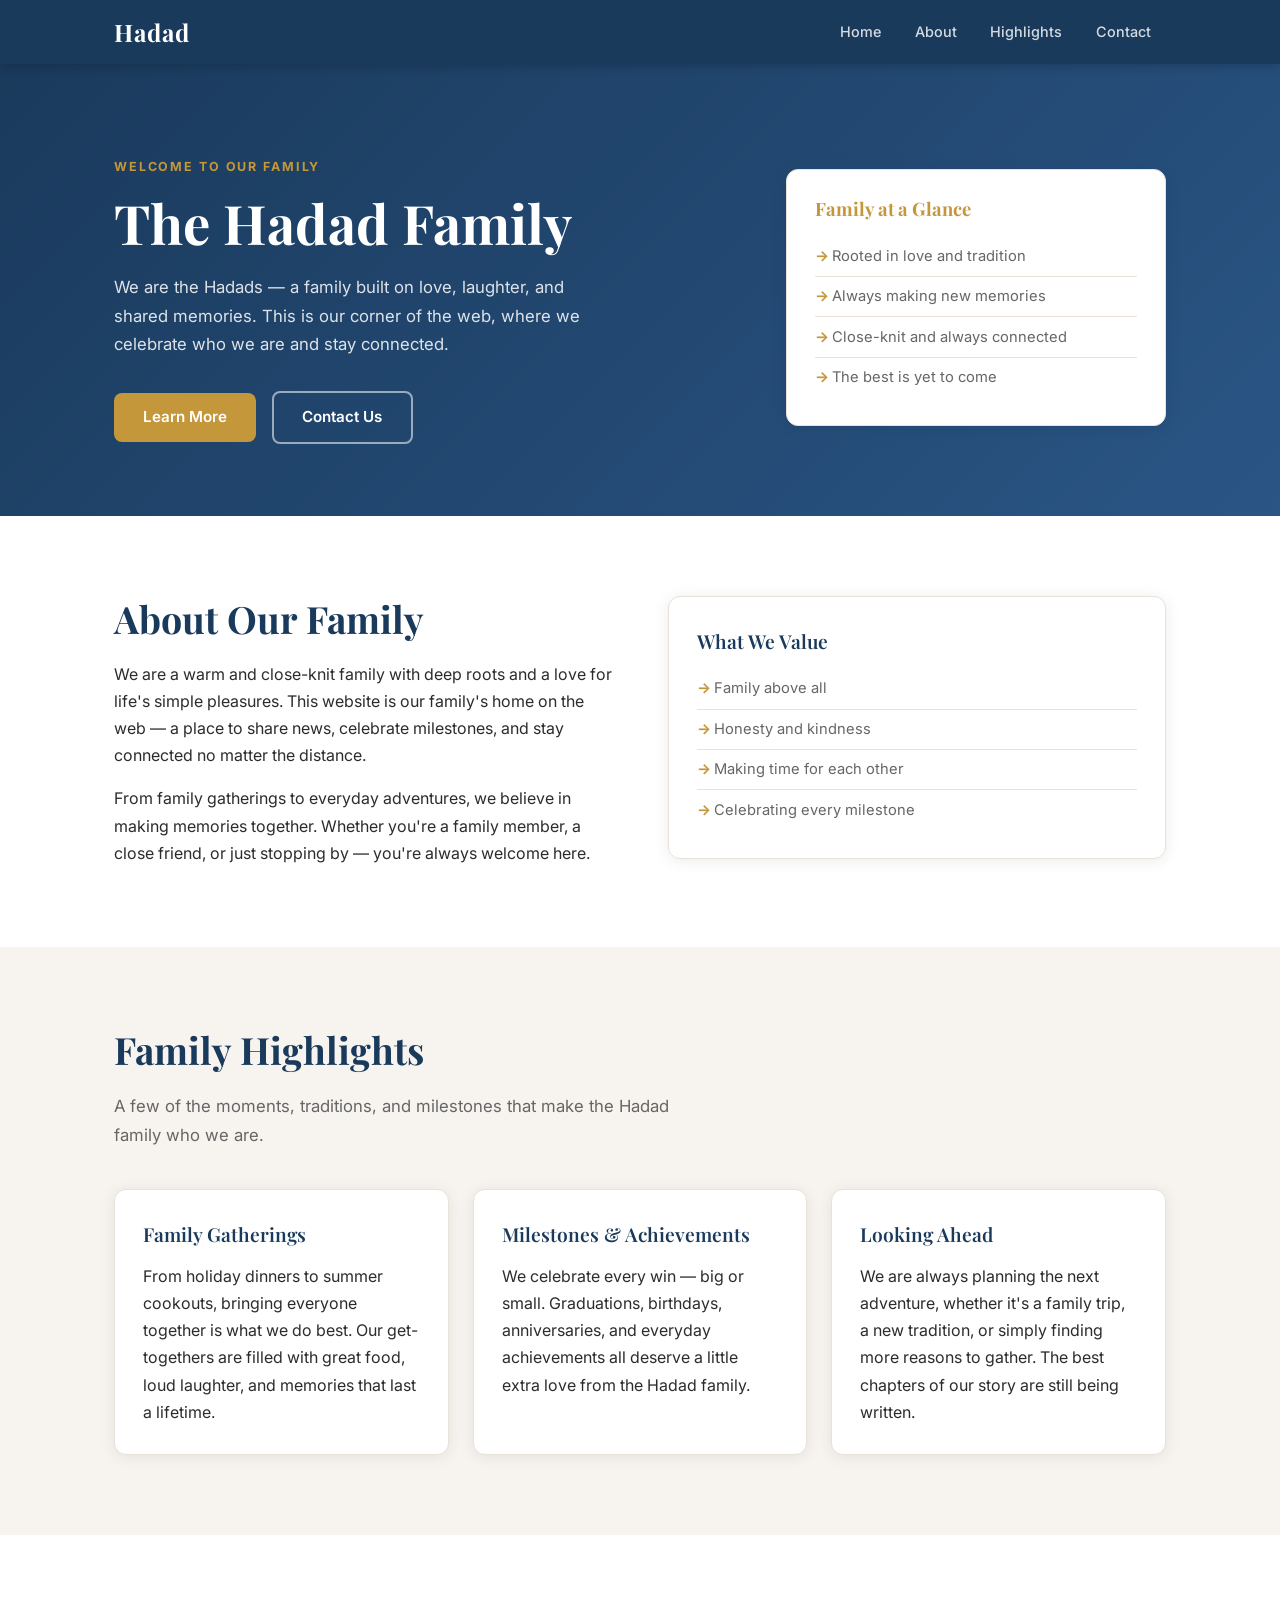
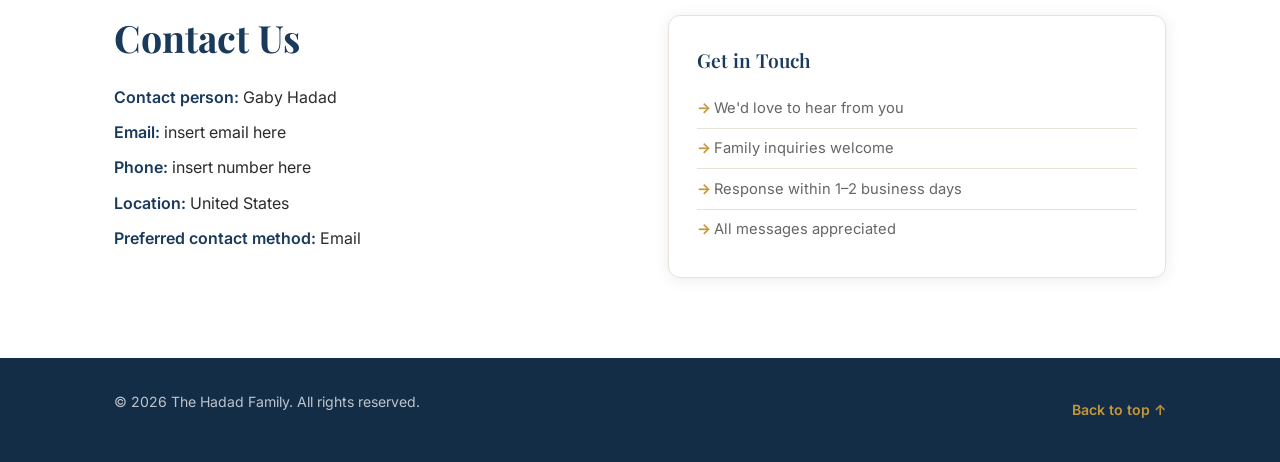
<file: legacy-backup/index.html>
<!doctype html>
<html lang="en">
  <head>
    <meta charset="UTF-8" />
    <meta name="viewport" content="width=device-width, initial-scale=1.0" />
    <title>The Hadad Family | Home</title>
    <meta
      name="description"
      content="Welcome to the official Hadad family website — a warm corner of the web where we share our story, celebrate milestones, and stay connected."
    />

    <meta property="og:title" content="The Hadad Family" />
    <meta
      property="og:description"
      content="The official Hadad family website — celebrating family, milestones, and memories."
    />
    <meta property="og:type" content="website" />

    <link rel="preconnect" href="https://fonts.googleapis.com" />
    <link rel="preconnect" href="https://fonts.gstatic.com" crossorigin />
    <link
      href="https://fonts.googleapis.com/css2?family=Playfair+Display:wght@600;700&family=Inter:wght@400;500;600;700&display=swap"
      rel="stylesheet"
    />

    <link rel="stylesheet" href="styles.css" />
  </head>
  <body>
    <a class="skip-link" href="#main-content">Skip to main content</a>

    <header class="site-header" id="top">
      <div class="container nav-wrap">
        <a class="brand" href="#top" aria-label="Go to homepage">
          Hadad
        </a>

        <button
          class="menu-toggle"
          type="button"
          aria-expanded="false"
          aria-controls="site-nav"
          aria-label="Toggle navigation"
        >
          Menu
        </button>

        <nav id="site-nav" class="site-nav" aria-label="Primary navigation">
          <ul>
            <li><a href="#home">Home</a></li>
            <li><a href="#about">About</a></li>
            <li><a href="#highlights">Highlights</a></li>
            <li><a href="#contact">Contact</a></li>
          </ul>
        </nav>
      </div>
    </header>

    <main id="main-content">
      <section id="home" class="hero reveal">
        <div class="container hero-grid">
          <div>
            <p class="eyebrow">Welcome to Our Family</p>
            <h1>The Hadad Family</h1>
            <p class="hero-text">
              We are the Hadads — a family built on love, laughter, and shared
              memories. This is our corner of the web, where we celebrate who
              we are and stay connected.
            </p>
            <div class="hero-actions">
              <a class="btn" href="#about">Learn More</a>
              <a class="btn btn-secondary" href="#contact">Contact Us</a>
            </div>
          </div>

          <div class="card hero-card" aria-label="Family at a glance">
            <h2>Family at a Glance</h2>
            <ul>
              <li>Rooted in love and tradition</li>
              <li>Always making new memories</li>
              <li>Close-knit and always connected</li>
              <li>The best is yet to come</li>
            </ul>
          </div>
        </div>
      </section>

      <section id="about" class="section reveal">
        <div class="container section-grid">
          <div>
            <h2>About Our Family</h2>
            <p>
              We are a warm and close-knit family with deep roots and a love
              for life's simple pleasures. This website is our family's home
              on the web — a place to share news, celebrate milestones, and
              stay connected no matter the distance.
            </p>
            <p>
              From family gatherings to everyday adventures, we believe in
              making memories together. Whether you're a family member, a
              close friend, or just stopping by — you're always welcome here.
            </p>
          </div>

          <aside class="card" aria-label="Our values">
            <h3>What We Value</h3>
            <ul>
              <li>Family above all</li>
              <li>Honesty and kindness</li>
              <li>Making time for each other</li>
              <li>Celebrating every milestone</li>
            </ul>
          </aside>
        </div>
      </section>

      <section id="highlights" class="section section-alt reveal">
        <div class="container">
          <h2>Family Highlights</h2>
          <p class="section-intro">
            A few of the moments, traditions, and milestones that make the
            Hadad family who we are.
          </p>

          <div class="cards-grid">
            <article class="card">
              <h3>Family Gatherings</h3>
              <p>
                From holiday dinners to summer cookouts, bringing everyone
                together is what we do best. Our get-togethers are filled
                with great food, loud laughter, and memories that last
                a lifetime.
              </p>
            </article>

            <article class="card">
              <h3>Milestones &amp; Achievements</h3>
              <p>
                We celebrate every win — big or small. Graduations,
                birthdays, anniversaries, and everyday achievements all
                deserve a little extra love from the Hadad family.
              </p>
            </article>

            <article class="card">
              <h3>Looking Ahead</h3>
              <p>
                We are always planning the next adventure, whether it's
                a family trip, a new tradition, or simply finding more
                reasons to gather. The best chapters of our story are
                still being written.
              </p>
            </article>
          </div>
        </div>
      </section>

      <section id="contact" class="section reveal">
        <div class="container section-grid">
          <div>
            <h2>Contact Us</h2>
            <p><strong>Contact person:</strong> Gaby Hadad</p>
            <p><strong>Email:</strong> insert email here</p>
            <p><strong>Phone:</strong> insert number here</p>
            <p><strong>Location:</strong> United States</p>
            <p>
              <strong>Preferred contact method:</strong>
              Email
            </p>
          </div>

          <aside class="card" aria-label="Get in touch">
            <h3>Get in Touch</h3>
            <ul>
              <li>We'd love to hear from you</li>
              <li>Family inquiries welcome</li>
              <li>Response within 1–2 business days</li>
              <li>All messages appreciated</li>
            </ul>
          </aside>
        </div>
      </section>
    </main>

    <footer class="site-footer">
      <div class="container footer-wrap">
        <p>
          &copy; <span id="year"></span> The Hadad Family. All rights
          reserved.
        </p>
        <a href="#top" class="back-to-top" aria-label="Back to top">Back to top ↑</a>
      </div>
    </footer>

    <script src="script.js"></script>
  </body>
</html>
</file>
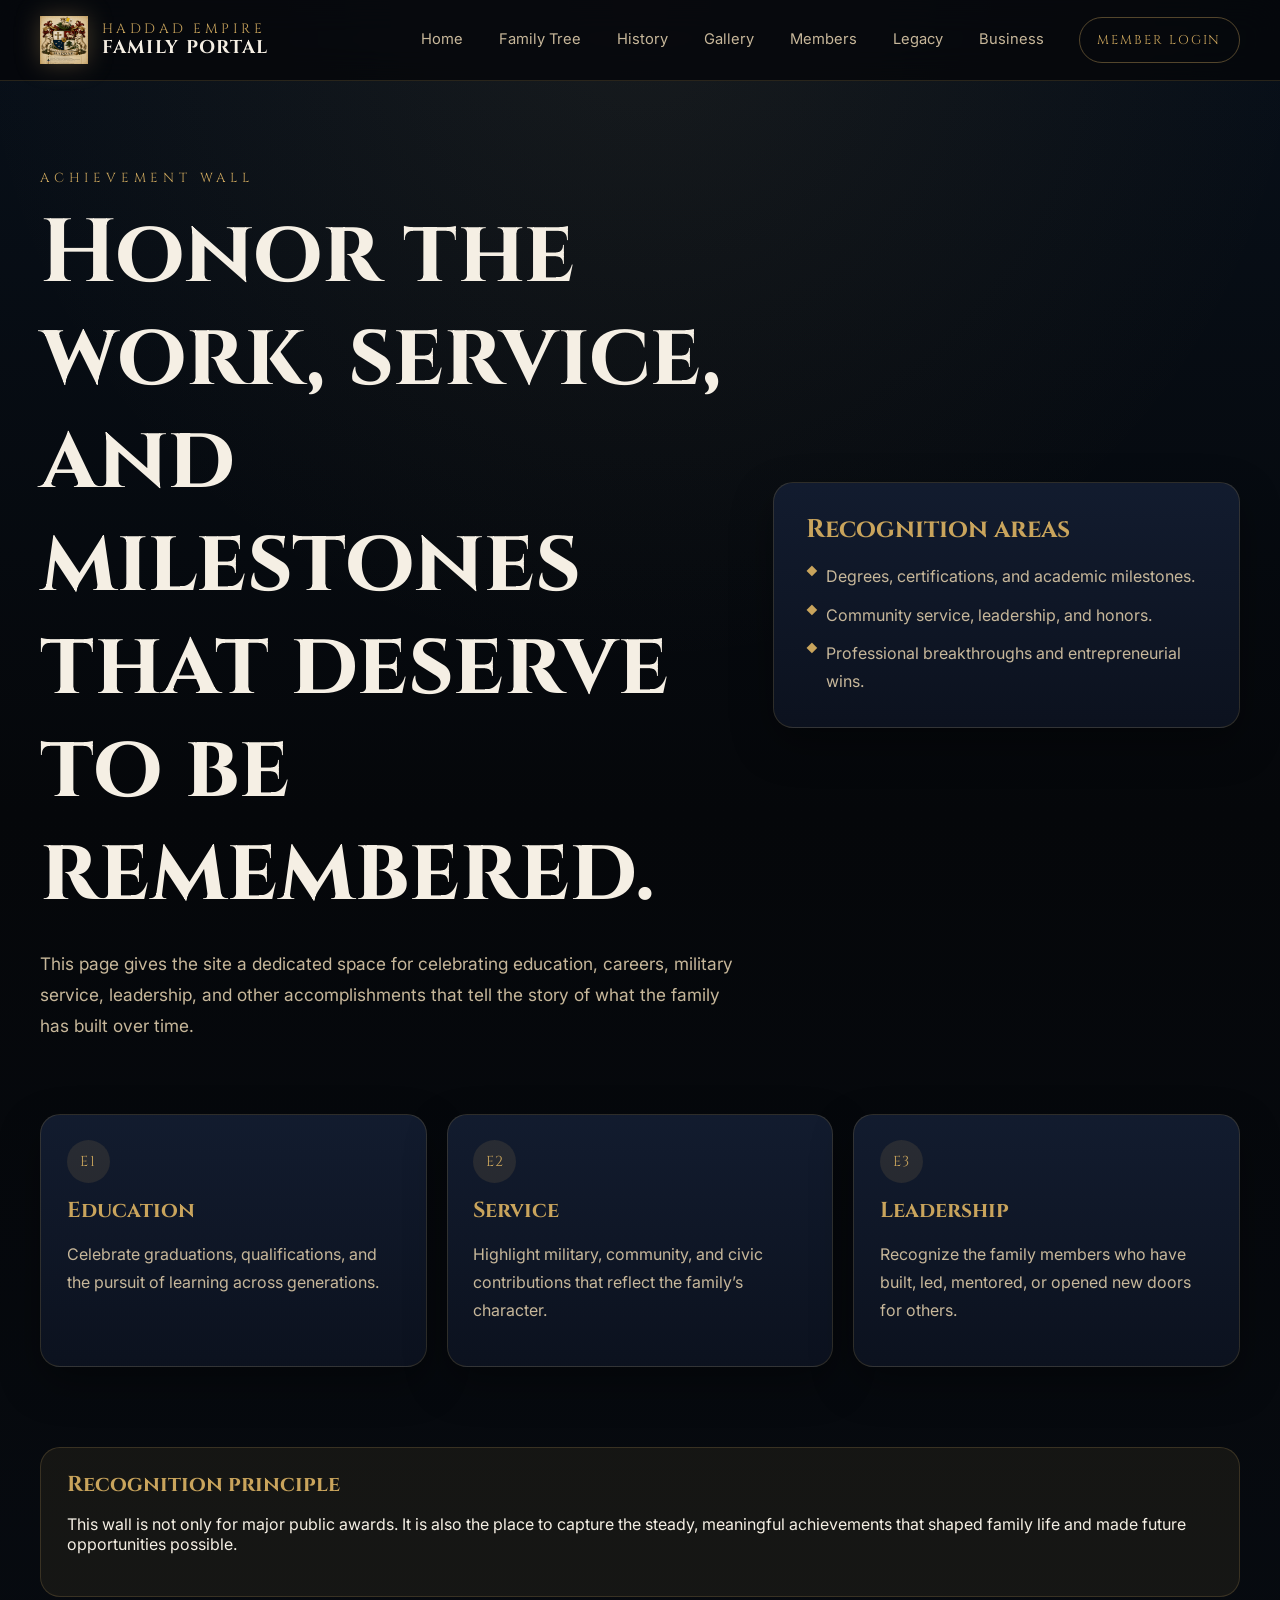
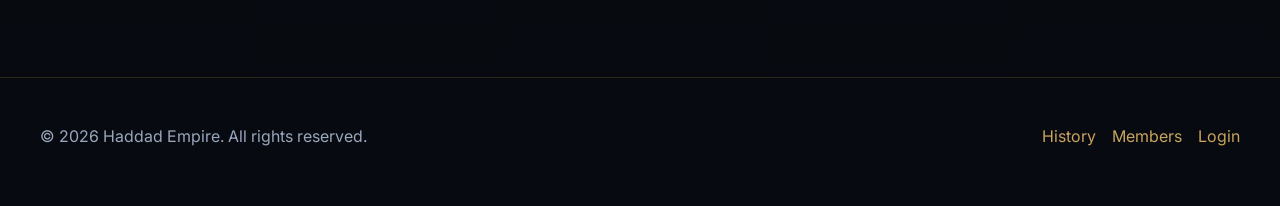
<file: achievements.html>
<!DOCTYPE html>
<html lang="en">
<head>
  <meta charset="UTF-8" />
  <meta name="viewport" content="width=device-width, initial-scale=1.0" />
  <title>Haddad Empire | Achievements</title>
  <meta name="description" content="Explore the Haddad Empire achievement wall page for education, service, leadership, and milestone recognition." />
  <link rel="preconnect" href="https://fonts.googleapis.com" />
  <link rel="preconnect" href="https://fonts.gstatic.com" crossorigin />
  <link href="https://fonts.googleapis.com/css2?family=Cinzel:wght@400;600;700&family=Cormorant+Garamond:wght@400;500;600&family=Inter:wght@300;400;500;600;700&display=swap" rel="stylesheet" />
  <link rel="stylesheet" href="styles.css" />
</head>
<body>
  <a class="skip-link" href="#main-content">Skip to main content</a>
  <div class="site-shell">
    <header class="site-header">
      <div class="container">
        <a class="brand" href="index.html" aria-label="Go to the Haddad Empire homepage">
          <img src="assets/Haddad-crest.png" alt="Haddad Empire crest" />
          <span class="brand-mark">Haddad Empire<strong>Family Portal</strong></span>
        </a>
        <button class="menu-toggle" type="button" aria-expanded="false" aria-controls="site-navigation" data-menu-toggle>Menu</button>
        <nav class="site-nav" id="site-navigation" aria-label="Primary" data-site-nav>
          <ul>
            <li><a href="index.html" data-nav-link>Home</a></li>
            <li><a href="family-tree.html" data-nav-link>Family Tree</a></li>
            <li><a href="history.html" data-nav-link>History</a></li>
            <li><a href="gallery.html" data-nav-link>Gallery</a></li>
            <li><a href="members.html" data-nav-link>Members</a></li>
            <li><a href="legacy.html" data-nav-link>Legacy</a></li>
            <li><a href="business.html" data-nav-link>Business</a></li>
          </ul>
        </nav>
        <a class="header-cta" href="login.html">Member Login</a>
      </div>
    </header>

    <main id="main-content">
      <section class="page-hero">
        <div class="container">
          <div>
            <p class="eyebrow">Achievement Wall</p>
            <h1>Honor the work, service, and milestones that deserve to be remembered.</h1>
            <p class="lead">
              This page gives the site a dedicated space for celebrating education, careers,
              military service, leadership, and other accomplishments that tell the story of
              what the family has built over time.
            </p>
          </div>
          <aside class="hero-panel">
            <h2>Recognition areas</h2>
            <ul>
              <li>Degrees, certifications, and academic milestones.</li>
              <li>Community service, leadership, and honors.</li>
              <li>Professional breakthroughs and entrepreneurial wins.</li>
            </ul>
          </aside>
        </div>
      </section>

      <section class="section">
        <div class="container grid-3">
          <article class="card">
            <span class="card-icon">E1</span>
            <h3>Education</h3>
            <p>Celebrate graduations, qualifications, and the pursuit of learning across generations.</p>
          </article>
          <article class="card">
            <span class="card-icon">E2</span>
            <h3>Service</h3>
            <p>Highlight military, community, and civic contributions that reflect the family’s character.</p>
          </article>
          <article class="card">
            <span class="card-icon">E3</span>
            <h3>Leadership</h3>
            <p>Recognize the family members who have built, led, mentored, or opened new doors for others.</p>
          </article>
        </div>
      </section>

      <section class="section">
        <div class="container">
          <div class="notice-panel">
            <h3>Recognition principle</h3>
            <p>
              This wall is not only for major public awards. It is also the place to capture the steady,
              meaningful achievements that shaped family life and made future opportunities possible.
            </p>
          </div>
        </div>
      </section>
    </main>

    <footer class="footer">
      <div class="container">
        <p>&copy; <span data-current-year></span> Haddad Empire. All rights reserved.</p>
        <nav class="footer-nav" aria-label="Footer"><a href="history.html">History</a><a href="members.html">Members</a><a href="login.html">Login</a></nav>
      </div>
    </footer>
  </div>
  <script src="script.js"></script>
</body>
</html>
</file>
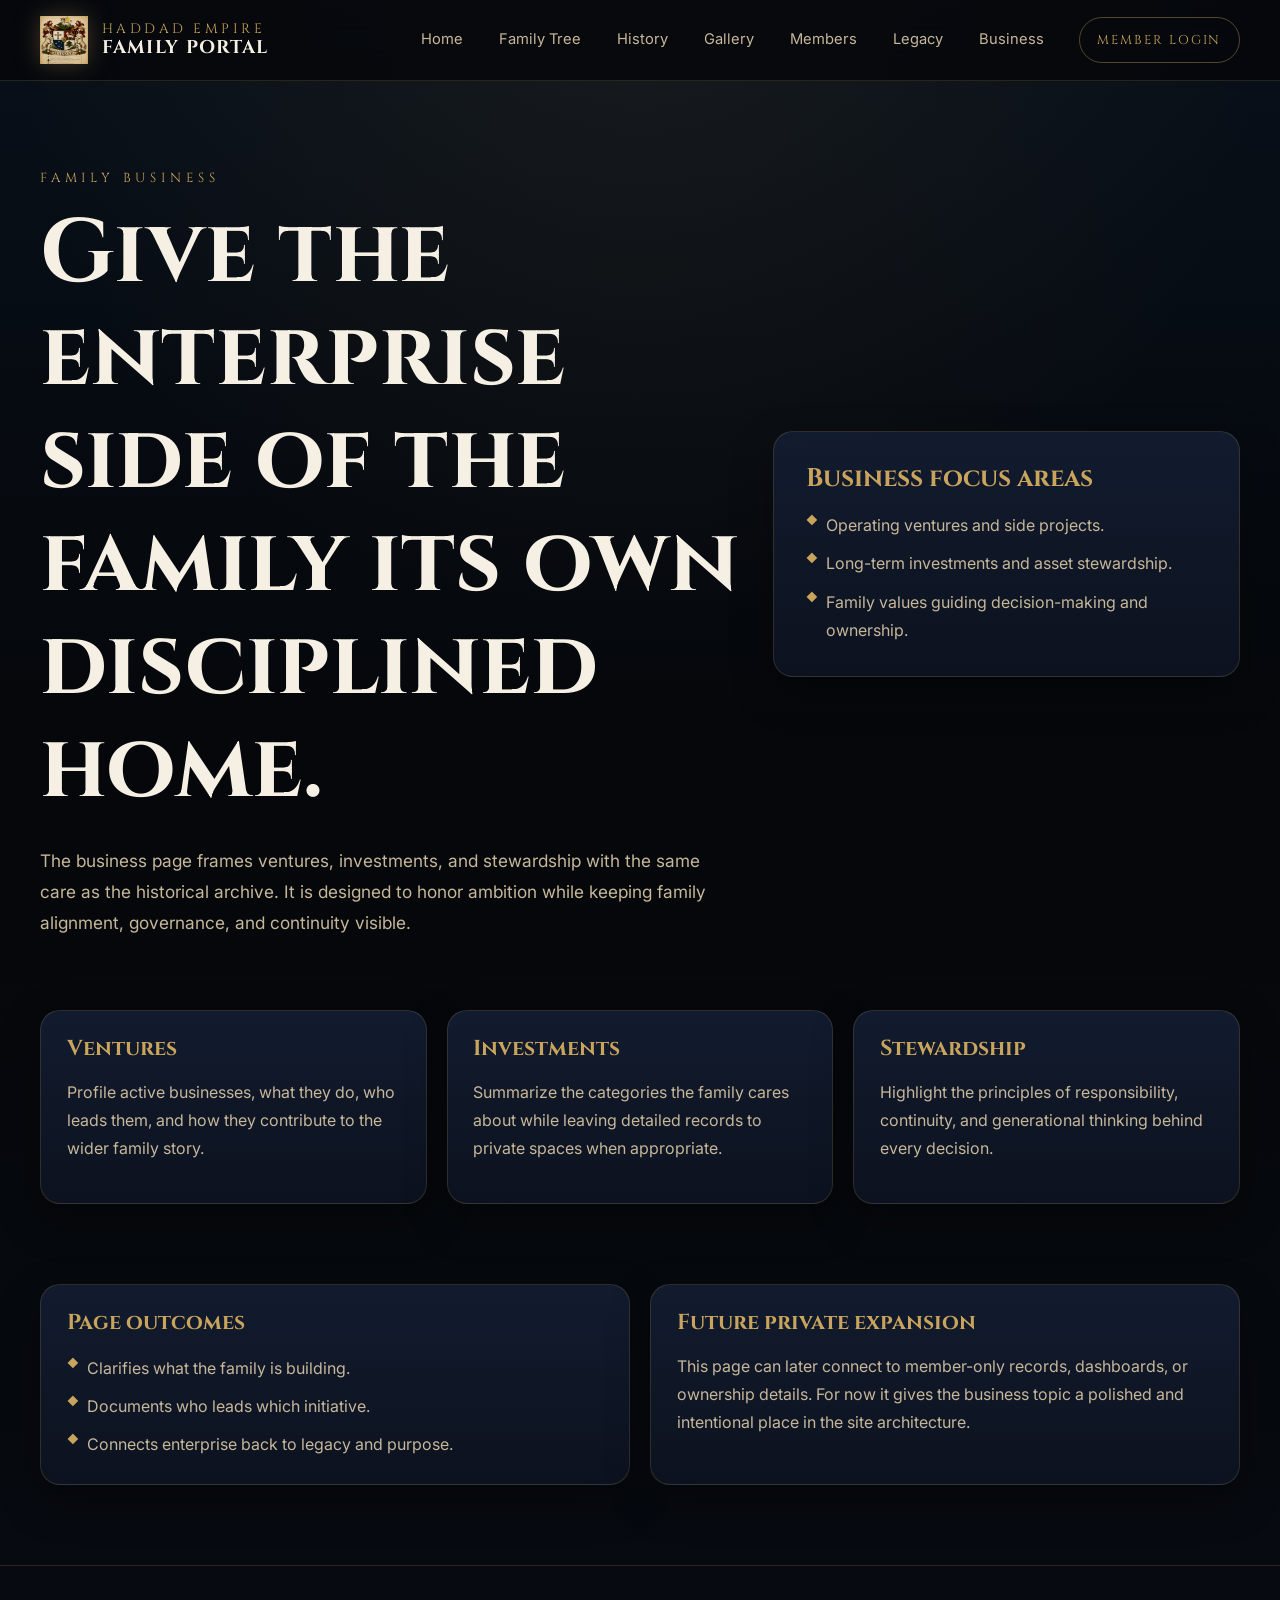
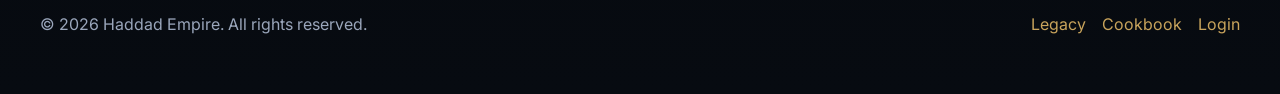
<file: business.html>
<!DOCTYPE html>
<html lang="en">
<head>
  <meta charset="UTF-8" />
  <meta name="viewport" content="width=device-width, initial-scale=1.0" />
  <title>Haddad Empire | Business</title>
  <meta name="description" content="Review the Haddad Empire family business page for ventures, investment themes, and stewardship priorities." />
  <link rel="preconnect" href="https://fonts.googleapis.com" />
  <link rel="preconnect" href="https://fonts.gstatic.com" crossorigin />
  <link href="https://fonts.googleapis.com/css2?family=Cinzel:wght@400;600;700&family=Cormorant+Garamond:wght@400;500;600&family=Inter:wght@300;400;500;600;700&display=swap" rel="stylesheet" />
  <link rel="stylesheet" href="styles.css" />
</head>
<body>
  <a class="skip-link" href="#main-content">Skip to main content</a>
  <div class="site-shell">
    <header class="site-header">
      <div class="container">
        <a class="brand" href="index.html" aria-label="Go to the Haddad Empire homepage">
          <img src="assets/Haddad-crest.png" alt="Haddad Empire crest" />
          <span class="brand-mark">Haddad Empire<strong>Family Portal</strong></span>
        </a>
        <button class="menu-toggle" type="button" aria-expanded="false" aria-controls="site-navigation" data-menu-toggle>Menu</button>
        <nav class="site-nav" id="site-navigation" aria-label="Primary" data-site-nav>
          <ul>
            <li><a href="index.html" data-nav-link>Home</a></li>
            <li><a href="family-tree.html" data-nav-link>Family Tree</a></li>
            <li><a href="history.html" data-nav-link>History</a></li>
            <li><a href="gallery.html" data-nav-link>Gallery</a></li>
            <li><a href="members.html" data-nav-link>Members</a></li>
            <li><a href="legacy.html" data-nav-link>Legacy</a></li>
            <li><a href="business.html" data-nav-link>Business</a></li>
          </ul>
        </nav>
        <a class="header-cta" href="login.html">Member Login</a>
      </div>
    </header>

    <main id="main-content">
      <section class="page-hero">
        <div class="container">
          <div>
            <p class="eyebrow">Family Business</p>
            <h1>Give the enterprise side of the family its own disciplined home.</h1>
            <p class="lead">
              The business page frames ventures, investments, and stewardship with the same care
              as the historical archive. It is designed to honor ambition while keeping family
              alignment, governance, and continuity visible.
            </p>
          </div>
          <aside class="hero-panel">
            <h2>Business focus areas</h2>
            <ul>
              <li>Operating ventures and side projects.</li>
              <li>Long-term investments and asset stewardship.</li>
              <li>Family values guiding decision-making and ownership.</li>
            </ul>
          </aside>
        </div>
      </section>

      <section class="section">
        <div class="container grid-3">
          <article class="card">
            <h3>Ventures</h3>
            <p>Profile active businesses, what they do, who leads them, and how they contribute to the wider family story.</p>
          </article>
          <article class="card">
            <h3>Investments</h3>
            <p>Summarize the categories the family cares about while leaving detailed records to private spaces when appropriate.</p>
          </article>
          <article class="card">
            <h3>Stewardship</h3>
            <p>Highlight the principles of responsibility, continuity, and generational thinking behind every decision.</p>
          </article>
        </div>
      </section>

      <section class="section">
        <div class="container grid-2">
          <article class="card">
            <h3>Page outcomes</h3>
            <ul>
              <li>Clarifies what the family is building.</li>
              <li>Documents who leads which initiative.</li>
              <li>Connects enterprise back to legacy and purpose.</li>
            </ul>
          </article>
          <article class="card">
            <h3>Future private expansion</h3>
            <p>
              This page can later connect to member-only records, dashboards, or ownership details.
              For now it gives the business topic a polished and intentional place in the site architecture.
            </p>
          </article>
        </div>
      </section>
    </main>

    <footer class="footer">
      <div class="container">
        <p>&copy; <span data-current-year></span> Haddad Empire. All rights reserved.</p>
        <nav class="footer-nav" aria-label="Footer"><a href="legacy.html">Legacy</a><a href="cookbook.html">Cookbook</a><a href="login.html">Login</a></nav>
      </div>
    </footer>
  </div>
  <script src="script.js"></script>
</body>
</html>
</file>
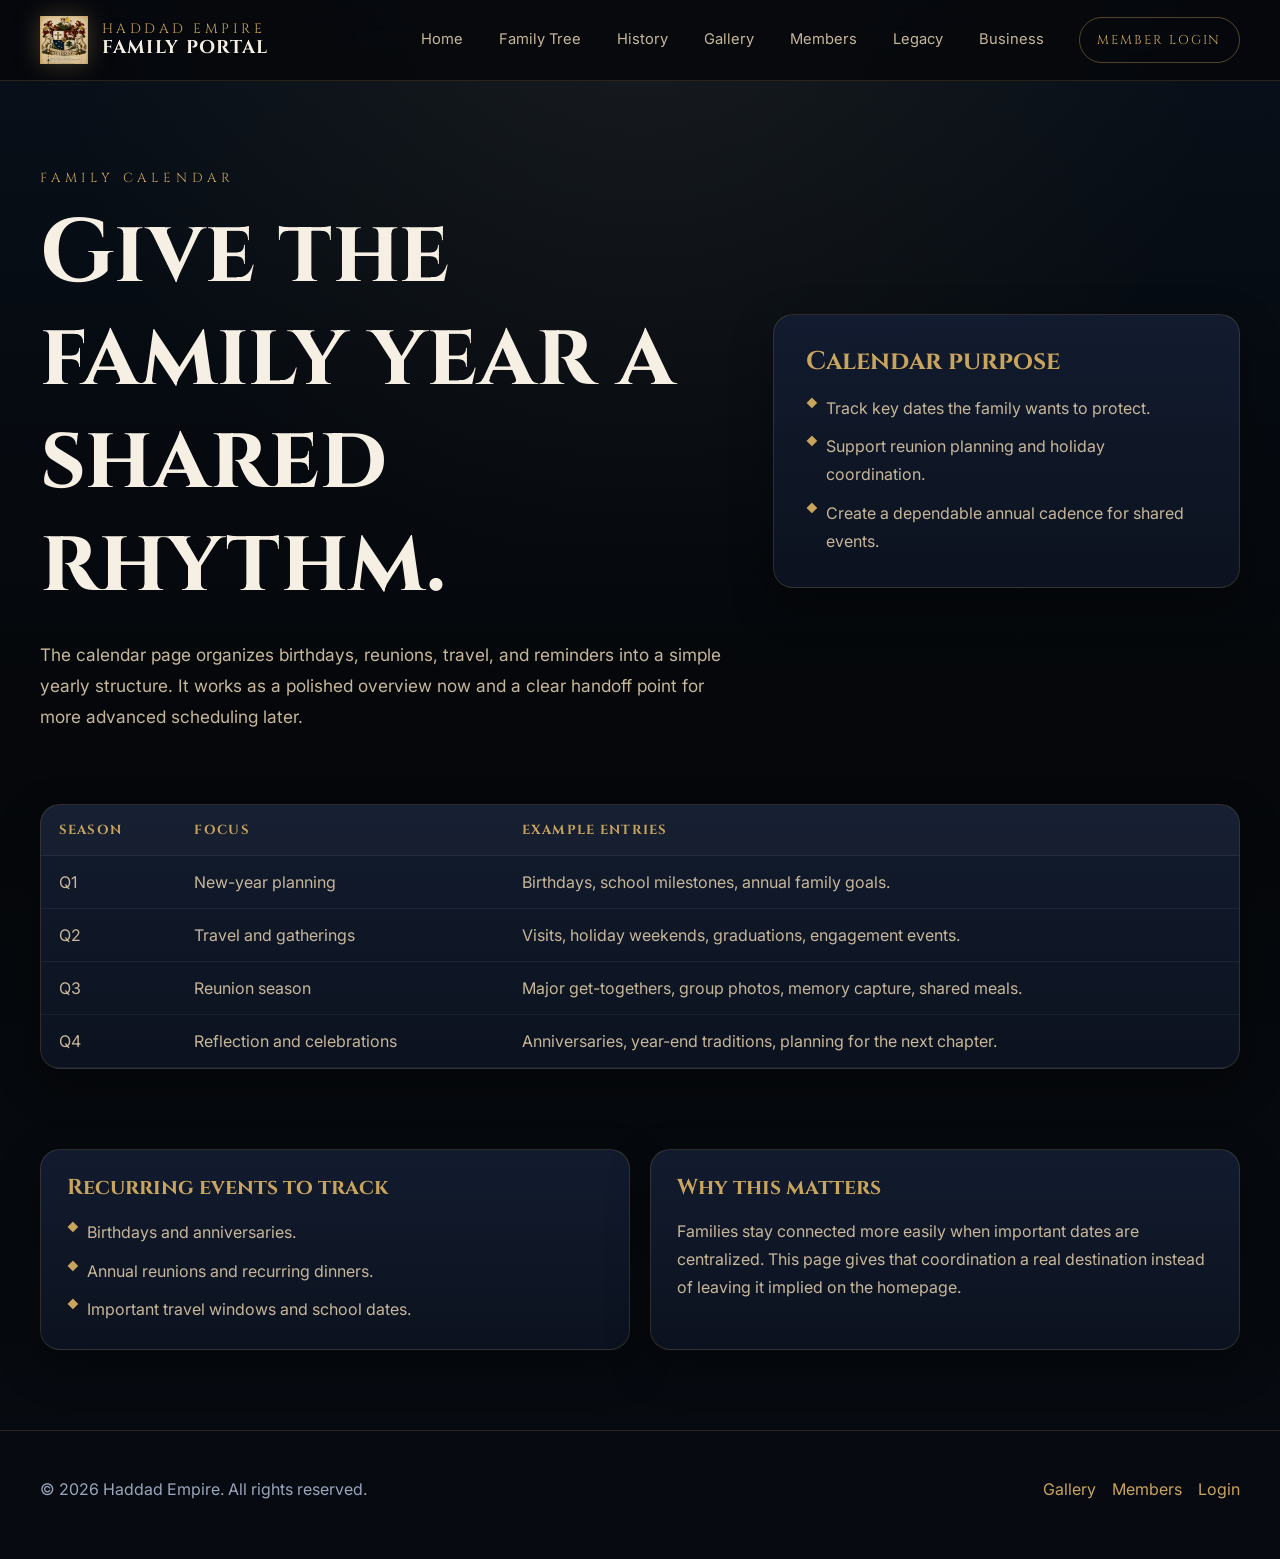
<file: calendar.html>
<!DOCTYPE html>
<html lang="en">
<head>
  <meta charset="UTF-8" />
  <meta name="viewport" content="width=device-width, initial-scale=1.0" />
  <title>Haddad Empire | Calendar</title>
  <meta name="description" content="View the Haddad Empire family calendar page for annual traditions, milestone planning, and recurring dates." />
  <link rel="preconnect" href="https://fonts.googleapis.com" />
  <link rel="preconnect" href="https://fonts.gstatic.com" crossorigin />
  <link href="https://fonts.googleapis.com/css2?family=Cinzel:wght@400;600;700&family=Cormorant+Garamond:wght@400;500;600&family=Inter:wght@300;400;500;600;700&display=swap" rel="stylesheet" />
  <link rel="stylesheet" href="styles.css" />
</head>
<body>
  <a class="skip-link" href="#main-content">Skip to main content</a>
  <div class="site-shell">
    <header class="site-header">
      <div class="container">
        <a class="brand" href="index.html" aria-label="Go to the Haddad Empire homepage">
          <img src="assets/Haddad-crest.png" alt="Haddad Empire crest" />
          <span class="brand-mark">Haddad Empire<strong>Family Portal</strong></span>
        </a>
        <button class="menu-toggle" type="button" aria-expanded="false" aria-controls="site-navigation" data-menu-toggle>Menu</button>
        <nav class="site-nav" id="site-navigation" aria-label="Primary" data-site-nav>
          <ul>
            <li><a href="index.html" data-nav-link>Home</a></li>
            <li><a href="family-tree.html" data-nav-link>Family Tree</a></li>
            <li><a href="history.html" data-nav-link>History</a></li>
            <li><a href="gallery.html" data-nav-link>Gallery</a></li>
            <li><a href="members.html" data-nav-link>Members</a></li>
            <li><a href="legacy.html" data-nav-link>Legacy</a></li>
            <li><a href="business.html" data-nav-link>Business</a></li>
          </ul>
        </nav>
        <a class="header-cta" href="login.html">Member Login</a>
      </div>
    </header>

    <main id="main-content">
      <section class="page-hero">
        <div class="container">
          <div>
            <p class="eyebrow">Family Calendar</p>
            <h1>Give the family year a shared rhythm.</h1>
            <p class="lead">
              The calendar page organizes birthdays, reunions, travel, and reminders into a simple
              yearly structure. It works as a polished overview now and a clear handoff point for more
              advanced scheduling later.
            </p>
          </div>
          <aside class="hero-panel">
            <h2>Calendar purpose</h2>
            <ul>
              <li>Track key dates the family wants to protect.</li>
              <li>Support reunion planning and holiday coordination.</li>
              <li>Create a dependable annual cadence for shared events.</li>
            </ul>
          </aside>
        </div>
      </section>

      <section class="section">
        <div class="container">
          <div class="table-card">
            <table>
              <thead>
                <tr>
                  <th>Season</th>
                  <th>Focus</th>
                  <th>Example entries</th>
                </tr>
              </thead>
              <tbody>
                <tr>
                  <td>Q1</td>
                  <td>New-year planning</td>
                  <td>Birthdays, school milestones, annual family goals.</td>
                </tr>
                <tr>
                  <td>Q2</td>
                  <td>Travel and gatherings</td>
                  <td>Visits, holiday weekends, graduations, engagement events.</td>
                </tr>
                <tr>
                  <td>Q3</td>
                  <td>Reunion season</td>
                  <td>Major get-togethers, group photos, memory capture, shared meals.</td>
                </tr>
                <tr>
                  <td>Q4</td>
                  <td>Reflection and celebrations</td>
                  <td>Anniversaries, year-end traditions, planning for the next chapter.</td>
                </tr>
              </tbody>
            </table>
          </div>
        </div>
      </section>

      <section class="section">
        <div class="container grid-2">
          <article class="card">
            <h3>Recurring events to track</h3>
            <ul>
              <li>Birthdays and anniversaries.</li>
              <li>Annual reunions and recurring dinners.</li>
              <li>Important travel windows and school dates.</li>
            </ul>
          </article>
          <article class="card">
            <h3>Why this matters</h3>
            <p>
              Families stay connected more easily when important dates are centralized. This page
              gives that coordination a real destination instead of leaving it implied on the homepage.
            </p>
          </article>
        </div>
      </section>
    </main>

    <footer class="footer">
      <div class="container">
        <p>&copy; <span data-current-year></span> Haddad Empire. All rights reserved.</p>
        <nav class="footer-nav" aria-label="Footer"><a href="gallery.html">Gallery</a><a href="members.html">Members</a><a href="login.html">Login</a></nav>
      </div>
    </footer>
  </div>
  <script src="script.js"></script>
</body>
</html>
</file>
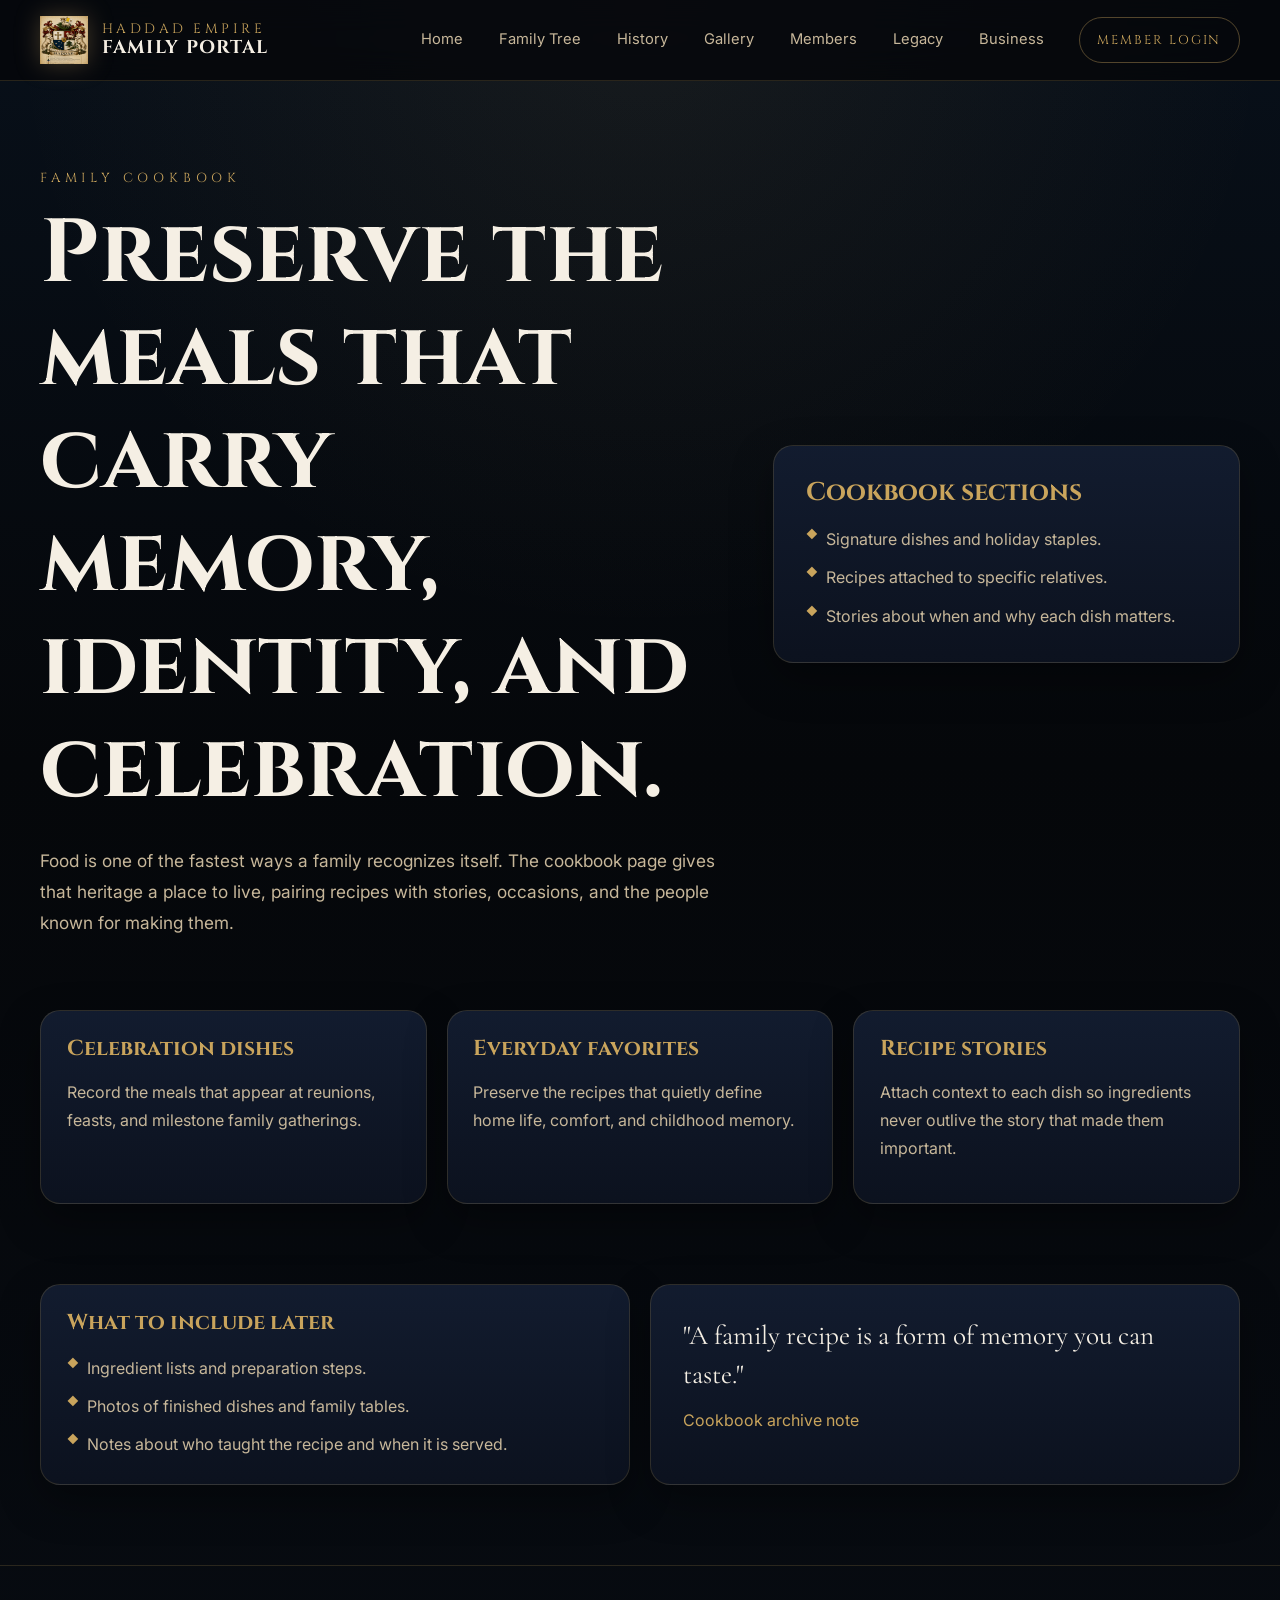
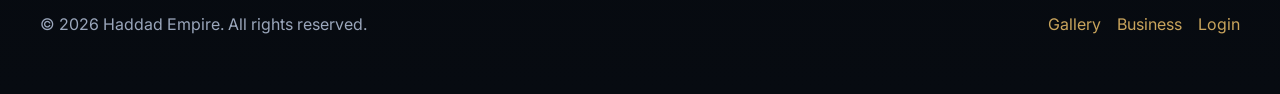
<file: cookbook.html>
<!DOCTYPE html>
<html lang="en">
<head>
  <meta charset="UTF-8" />
  <meta name="viewport" content="width=device-width, initial-scale=1.0" />
  <title>Haddad Empire | Cookbook</title>
  <meta name="description" content="Visit the Haddad Empire cookbook page for family recipes, food traditions, and culinary memory keeping." />
  <link rel="preconnect" href="https://fonts.googleapis.com" />
  <link rel="preconnect" href="https://fonts.gstatic.com" crossorigin />
  <link href="https://fonts.googleapis.com/css2?family=Cinzel:wght@400;600;700&family=Cormorant+Garamond:wght@400;500;600&family=Inter:wght@300;400;500;600;700&display=swap" rel="stylesheet" />
  <link rel="stylesheet" href="styles.css" />
</head>
<body>
  <a class="skip-link" href="#main-content">Skip to main content</a>
  <div class="site-shell">
    <header class="site-header">
      <div class="container">
        <a class="brand" href="index.html" aria-label="Go to the Haddad Empire homepage">
          <img src="assets/Haddad-crest.png" alt="Haddad Empire crest" />
          <span class="brand-mark">Haddad Empire<strong>Family Portal</strong></span>
        </a>
        <button class="menu-toggle" type="button" aria-expanded="false" aria-controls="site-navigation" data-menu-toggle>Menu</button>
        <nav class="site-nav" id="site-navigation" aria-label="Primary" data-site-nav>
          <ul>
            <li><a href="index.html" data-nav-link>Home</a></li>
            <li><a href="family-tree.html" data-nav-link>Family Tree</a></li>
            <li><a href="history.html" data-nav-link>History</a></li>
            <li><a href="gallery.html" data-nav-link>Gallery</a></li>
            <li><a href="members.html" data-nav-link>Members</a></li>
            <li><a href="legacy.html" data-nav-link>Legacy</a></li>
            <li><a href="business.html" data-nav-link>Business</a></li>
          </ul>
        </nav>
        <a class="header-cta" href="login.html">Member Login</a>
      </div>
    </header>

    <main id="main-content">
      <section class="page-hero">
        <div class="container">
          <div>
            <p class="eyebrow">Family Cookbook</p>
            <h1>Preserve the meals that carry memory, identity, and celebration.</h1>
            <p class="lead">
              Food is one of the fastest ways a family recognizes itself. The cookbook page gives
              that heritage a place to live, pairing recipes with stories, occasions, and the people
              known for making them.
            </p>
          </div>
          <aside class="hero-panel">
            <h2>Cookbook sections</h2>
            <ul>
              <li>Signature dishes and holiday staples.</li>
              <li>Recipes attached to specific relatives.</li>
              <li>Stories about when and why each dish matters.</li>
            </ul>
          </aside>
        </div>
      </section>

      <section class="section">
        <div class="container grid-3">
          <article class="card">
            <h3>Celebration dishes</h3>
            <p>Record the meals that appear at reunions, feasts, and milestone family gatherings.</p>
          </article>
          <article class="card">
            <h3>Everyday favorites</h3>
            <p>Preserve the recipes that quietly define home life, comfort, and childhood memory.</p>
          </article>
          <article class="card">
            <h3>Recipe stories</h3>
            <p>Attach context to each dish so ingredients never outlive the story that made them important.</p>
          </article>
        </div>
      </section>

      <section class="section">
        <div class="container grid-2">
          <article class="card">
            <h3>What to include later</h3>
            <ul>
              <li>Ingredient lists and preparation steps.</li>
              <li>Photos of finished dishes and family tables.</li>
              <li>Notes about who taught the recipe and when it is served.</li>
            </ul>
          </article>
          <aside class="quote-card">
            <blockquote>"A family recipe is a form of memory you can taste."</blockquote>
            <cite>Cookbook archive note</cite>
          </aside>
        </div>
      </section>
    </main>

    <footer class="footer">
      <div class="container">
        <p>&copy; <span data-current-year></span> Haddad Empire. All rights reserved.</p>
        <nav class="footer-nav" aria-label="Footer"><a href="gallery.html">Gallery</a><a href="business.html">Business</a><a href="login.html">Login</a></nav>
      </div>
    </footer>
  </div>
  <script src="script.js"></script>
</body>
</html>
</file>
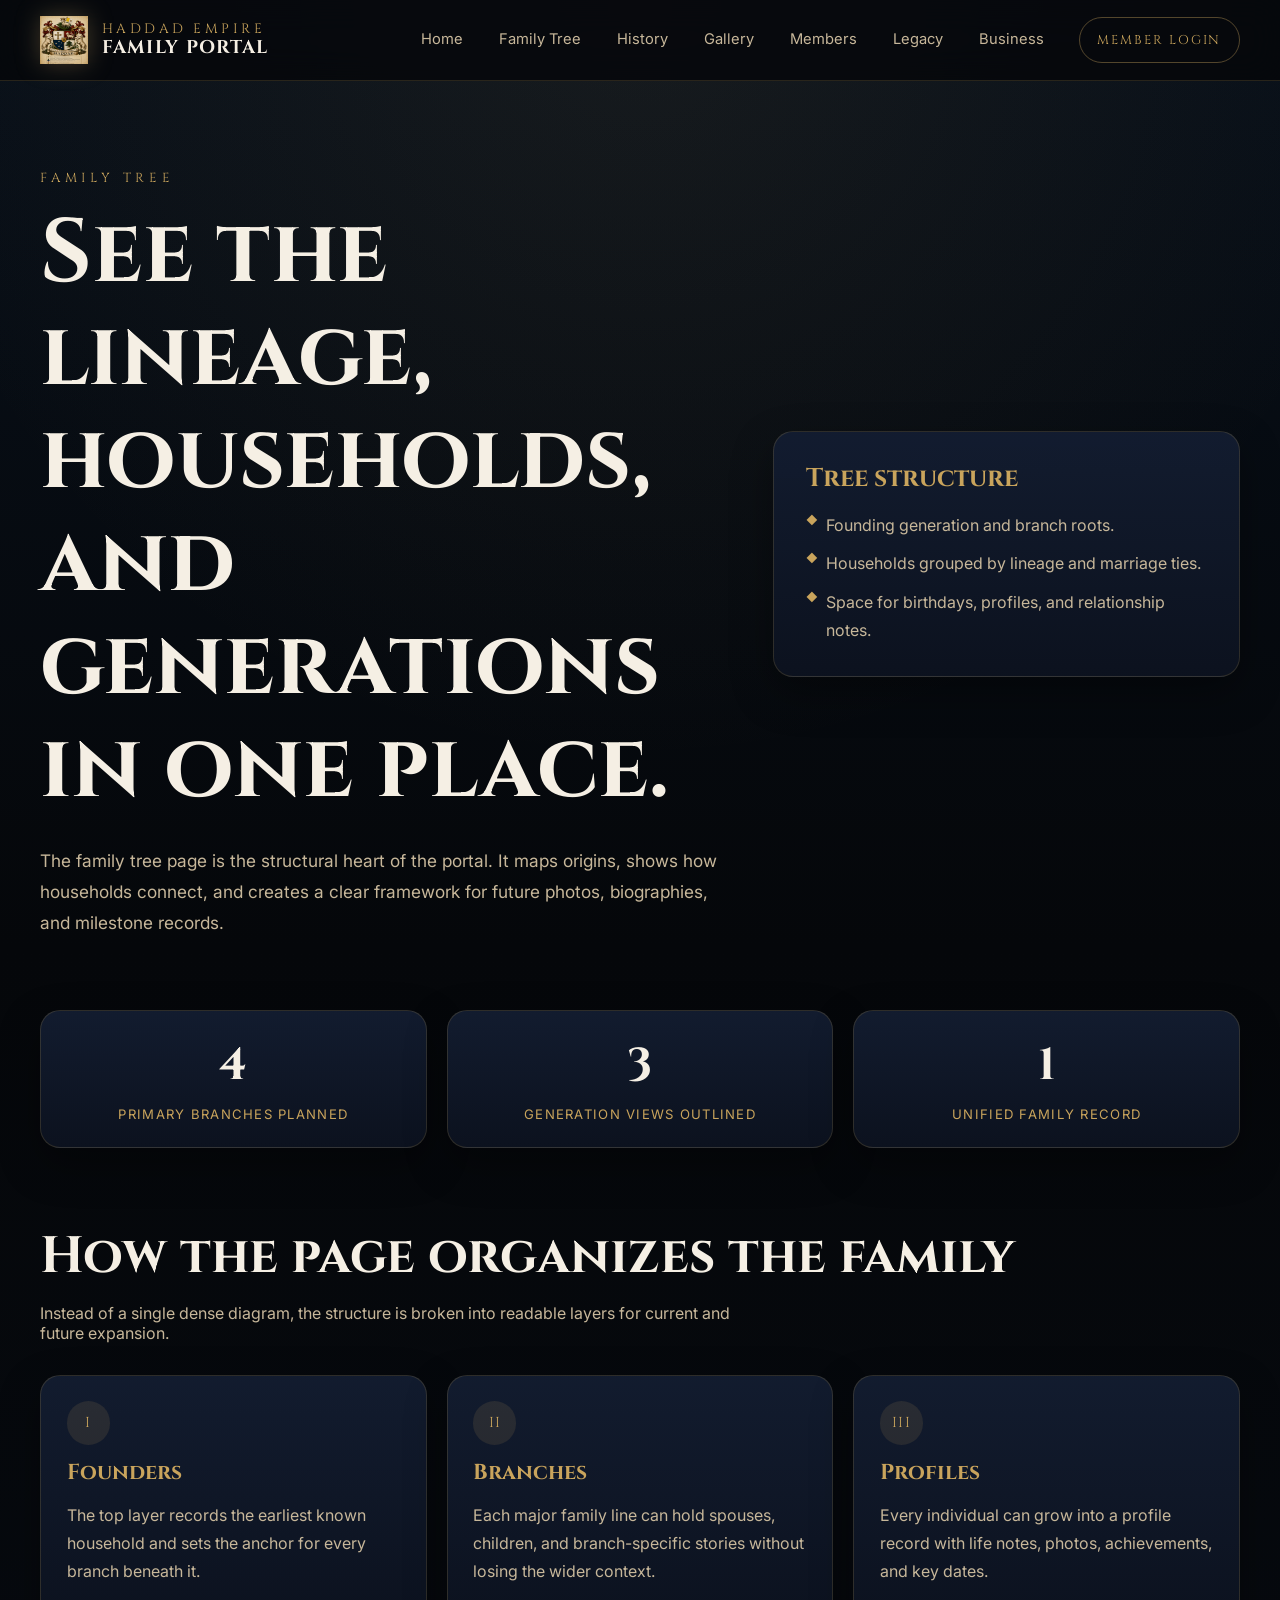
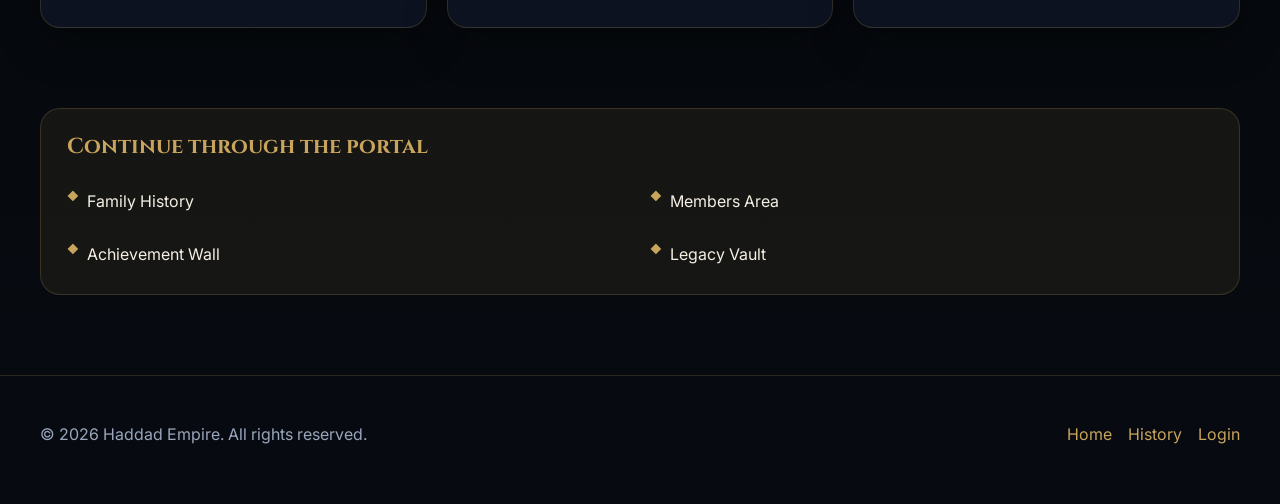
<file: family-tree.html>
<!DOCTYPE html>
<html lang="en">
<head>
  <meta charset="UTF-8" />
  <meta name="viewport" content="width=device-width, initial-scale=1.0" />
  <title>Haddad Empire | Family Tree</title>
  <meta name="description" content="Explore the Haddad Empire family tree, branches, generations, and the structure of the family lineage." />
  <link rel="preconnect" href="https://fonts.googleapis.com" />
  <link rel="preconnect" href="https://fonts.gstatic.com" crossorigin />
  <link href="https://fonts.googleapis.com/css2?family=Cinzel:wght@400;600;700&family=Cormorant+Garamond:wght@400;500;600&family=Inter:wght@300;400;500;600;700&display=swap" rel="stylesheet" />
  <link rel="stylesheet" href="styles.css" />
</head>
<body>
  <a class="skip-link" href="#main-content">Skip to main content</a>
  <div class="site-shell">
    <header class="site-header">
      <div class="container">
        <a class="brand" href="index.html" aria-label="Go to the Haddad Empire homepage">
          <img src="assets/Haddad-crest.png" alt="Haddad Empire crest" />
          <span class="brand-mark">Haddad Empire<strong>Family Portal</strong></span>
        </a>
        <button class="menu-toggle" type="button" aria-expanded="false" aria-controls="site-navigation" data-menu-toggle>Menu</button>
        <nav class="site-nav" id="site-navigation" aria-label="Primary" data-site-nav>
          <ul>
            <li><a href="index.html" data-nav-link>Home</a></li>
            <li><a href="family-tree.html" data-nav-link>Family Tree</a></li>
            <li><a href="history.html" data-nav-link>History</a></li>
            <li><a href="gallery.html" data-nav-link>Gallery</a></li>
            <li><a href="members.html" data-nav-link>Members</a></li>
            <li><a href="legacy.html" data-nav-link>Legacy</a></li>
            <li><a href="business.html" data-nav-link>Business</a></li>
          </ul>
        </nav>
        <a class="header-cta" href="login.html">Member Login</a>
      </div>
    </header>

    <main id="main-content">
      <section class="page-hero">
        <div class="container">
          <div>
            <p class="eyebrow">Family Tree</p>
            <h1>See the lineage, households, and generations in one place.</h1>
            <p class="lead">
              The family tree page is the structural heart of the portal. It maps origins,
              shows how households connect, and creates a clear framework for future photos,
              biographies, and milestone records.
            </p>
          </div>
          <aside class="hero-panel">
            <h2>Tree structure</h2>
            <ul>
              <li>Founding generation and branch roots.</li>
              <li>Households grouped by lineage and marriage ties.</li>
              <li>Space for birthdays, profiles, and relationship notes.</li>
            </ul>
          </aside>
        </div>
      </section>

      <section class="section">
        <div class="container">
          <div class="metric-grid">
            <article class="card metric"><strong>4</strong><span class="stat-label">Primary branches planned</span></article>
            <article class="card metric"><strong>3</strong><span class="stat-label">Generation views outlined</span></article>
            <article class="card metric"><strong>1</strong><span class="stat-label">Unified family record</span></article>
          </div>
        </div>
      </section>

      <section class="section">
        <div class="container">
          <div class="section-head">
            <h2>How the page organizes the family</h2>
            <p>Instead of a single dense diagram, the structure is broken into readable layers for current and future expansion.</p>
          </div>
          <div class="grid-3">
            <article class="card">
              <span class="card-icon">I</span>
              <h3>Founders</h3>
              <p>The top layer records the earliest known household and sets the anchor for every branch beneath it.</p>
            </article>
            <article class="card">
              <span class="card-icon">II</span>
              <h3>Branches</h3>
              <p>Each major family line can hold spouses, children, and branch-specific stories without losing the wider context.</p>
            </article>
            <article class="card">
              <span class="card-icon">III</span>
              <h3>Profiles</h3>
              <p>Every individual can grow into a profile record with life notes, photos, achievements, and key dates.</p>
            </article>
          </div>
        </div>
      </section>

      <section class="page-links">
        <div class="container">
          <div class="notice-panel">
            <h3>Continue through the portal</h3>
            <ul class="link-list">
              <li><a href="history.html">Family History</a></li>
              <li><a href="members.html">Members Area</a></li>
              <li><a href="achievements.html">Achievement Wall</a></li>
              <li><a href="legacy.html">Legacy Vault</a></li>
            </ul>
          </div>
        </div>
      </section>
    </main>

    <footer class="footer">
      <div class="container">
        <p>&copy; <span data-current-year></span> Haddad Empire. All rights reserved.</p>
        <nav class="footer-nav" aria-label="Footer"><a href="index.html">Home</a><a href="history.html">History</a><a href="login.html">Login</a></nav>
      </div>
    </footer>
  </div>
  <script src="script.js"></script>
</body>
</html>
</file>
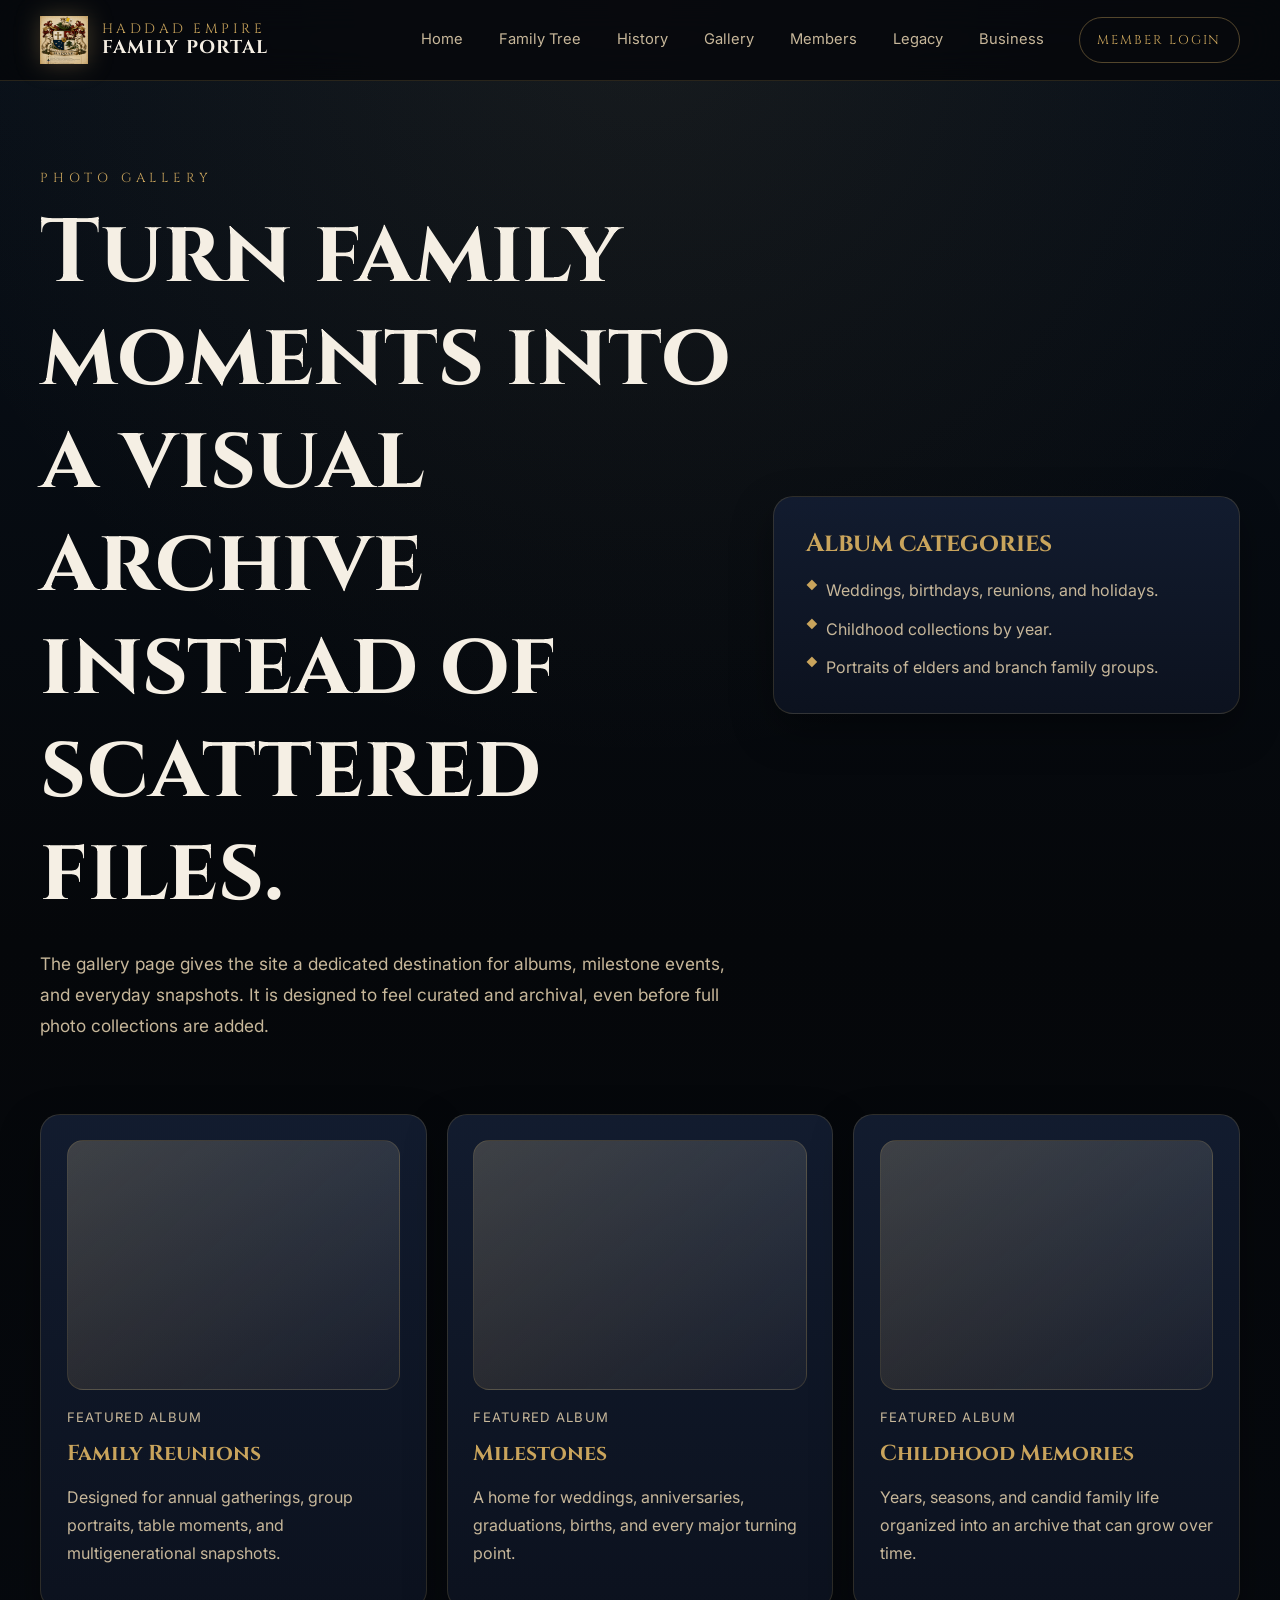
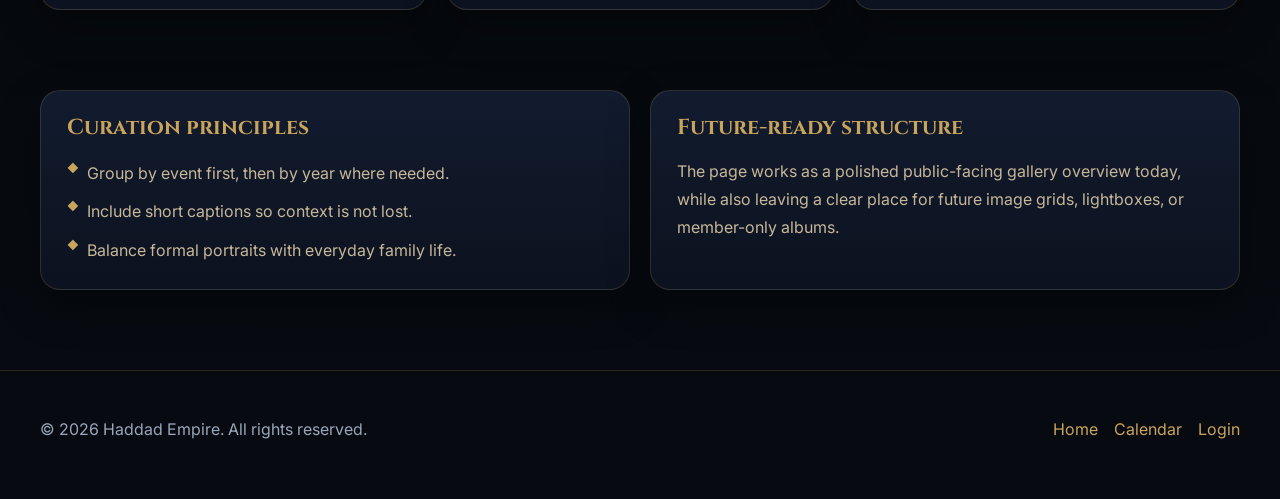
<file: gallery.html>
<!DOCTYPE html>
<html lang="en">
<head>
  <meta charset="UTF-8" />
  <meta name="viewport" content="width=device-width, initial-scale=1.0" />
  <title>Haddad Empire | Gallery</title>
  <meta name="description" content="Browse the Haddad Empire gallery page for albums, event collections, and a curated visual memory wall." />
  <link rel="preconnect" href="https://fonts.googleapis.com" />
  <link rel="preconnect" href="https://fonts.gstatic.com" crossorigin />
  <link href="https://fonts.googleapis.com/css2?family=Cinzel:wght@400;600;700&family=Cormorant+Garamond:wght@400;500;600&family=Inter:wght@300;400;500;600;700&display=swap" rel="stylesheet" />
  <link rel="stylesheet" href="styles.css" />
</head>
<body>
  <a class="skip-link" href="#main-content">Skip to main content</a>
  <div class="site-shell">
    <header class="site-header">
      <div class="container">
        <a class="brand" href="index.html" aria-label="Go to the Haddad Empire homepage">
          <img src="assets/Haddad-crest.png" alt="Haddad Empire crest" />
          <span class="brand-mark">Haddad Empire<strong>Family Portal</strong></span>
        </a>
        <button class="menu-toggle" type="button" aria-expanded="false" aria-controls="site-navigation" data-menu-toggle>Menu</button>
        <nav class="site-nav" id="site-navigation" aria-label="Primary" data-site-nav>
          <ul>
            <li><a href="index.html" data-nav-link>Home</a></li>
            <li><a href="family-tree.html" data-nav-link>Family Tree</a></li>
            <li><a href="history.html" data-nav-link>History</a></li>
            <li><a href="gallery.html" data-nav-link>Gallery</a></li>
            <li><a href="members.html" data-nav-link>Members</a></li>
            <li><a href="legacy.html" data-nav-link>Legacy</a></li>
            <li><a href="business.html" data-nav-link>Business</a></li>
          </ul>
        </nav>
        <a class="header-cta" href="login.html">Member Login</a>
      </div>
    </header>

    <main id="main-content">
      <section class="page-hero">
        <div class="container">
          <div>
            <p class="eyebrow">Photo Gallery</p>
            <h1>Turn family moments into a visual archive instead of scattered files.</h1>
            <p class="lead">
              The gallery page gives the site a dedicated destination for albums, milestone
              events, and everyday snapshots. It is designed to feel curated and archival,
              even before full photo collections are added.
            </p>
          </div>
          <aside class="hero-panel">
            <h2>Album categories</h2>
            <ul>
              <li>Weddings, birthdays, reunions, and holidays.</li>
              <li>Childhood collections by year.</li>
              <li>Portraits of elders and branch family groups.</li>
            </ul>
          </aside>
        </div>
      </section>

      <section class="section">
        <div class="container">
          <div class="gallery-grid">
            <article class="card">
              <div class="gallery-shot" aria-hidden="true"></div>
              <p class="gallery-label">Featured album</p>
              <h3>Family Reunions</h3>
              <p>Designed for annual gatherings, group portraits, table moments, and multigenerational snapshots.</p>
            </article>
            <article class="card">
              <div class="gallery-shot" aria-hidden="true"></div>
              <p class="gallery-label">Featured album</p>
              <h3>Milestones</h3>
              <p>A home for weddings, anniversaries, graduations, births, and every major turning point.</p>
            </article>
            <article class="card">
              <div class="gallery-shot" aria-hidden="true"></div>
              <p class="gallery-label">Featured album</p>
              <h3>Childhood Memories</h3>
              <p>Years, seasons, and candid family life organized into an archive that can grow over time.</p>
            </article>
          </div>
        </div>
      </section>

      <section class="section">
        <div class="container grid-2">
          <article class="card">
            <h3>Curation principles</h3>
            <ul>
              <li>Group by event first, then by year where needed.</li>
              <li>Include short captions so context is not lost.</li>
              <li>Balance formal portraits with everyday family life.</li>
            </ul>
          </article>
          <article class="card">
            <h3>Future-ready structure</h3>
            <p>
              The page works as a polished public-facing gallery overview today, while also
              leaving a clear place for future image grids, lightboxes, or member-only albums.
            </p>
          </article>
        </div>
      </section>
    </main>

    <footer class="footer">
      <div class="container">
        <p>&copy; <span data-current-year></span> Haddad Empire. All rights reserved.</p>
        <nav class="footer-nav" aria-label="Footer"><a href="index.html">Home</a><a href="calendar.html">Calendar</a><a href="login.html">Login</a></nav>
      </div>
    </footer>
  </div>
  <script src="script.js"></script>
</body>
</html>
</file>
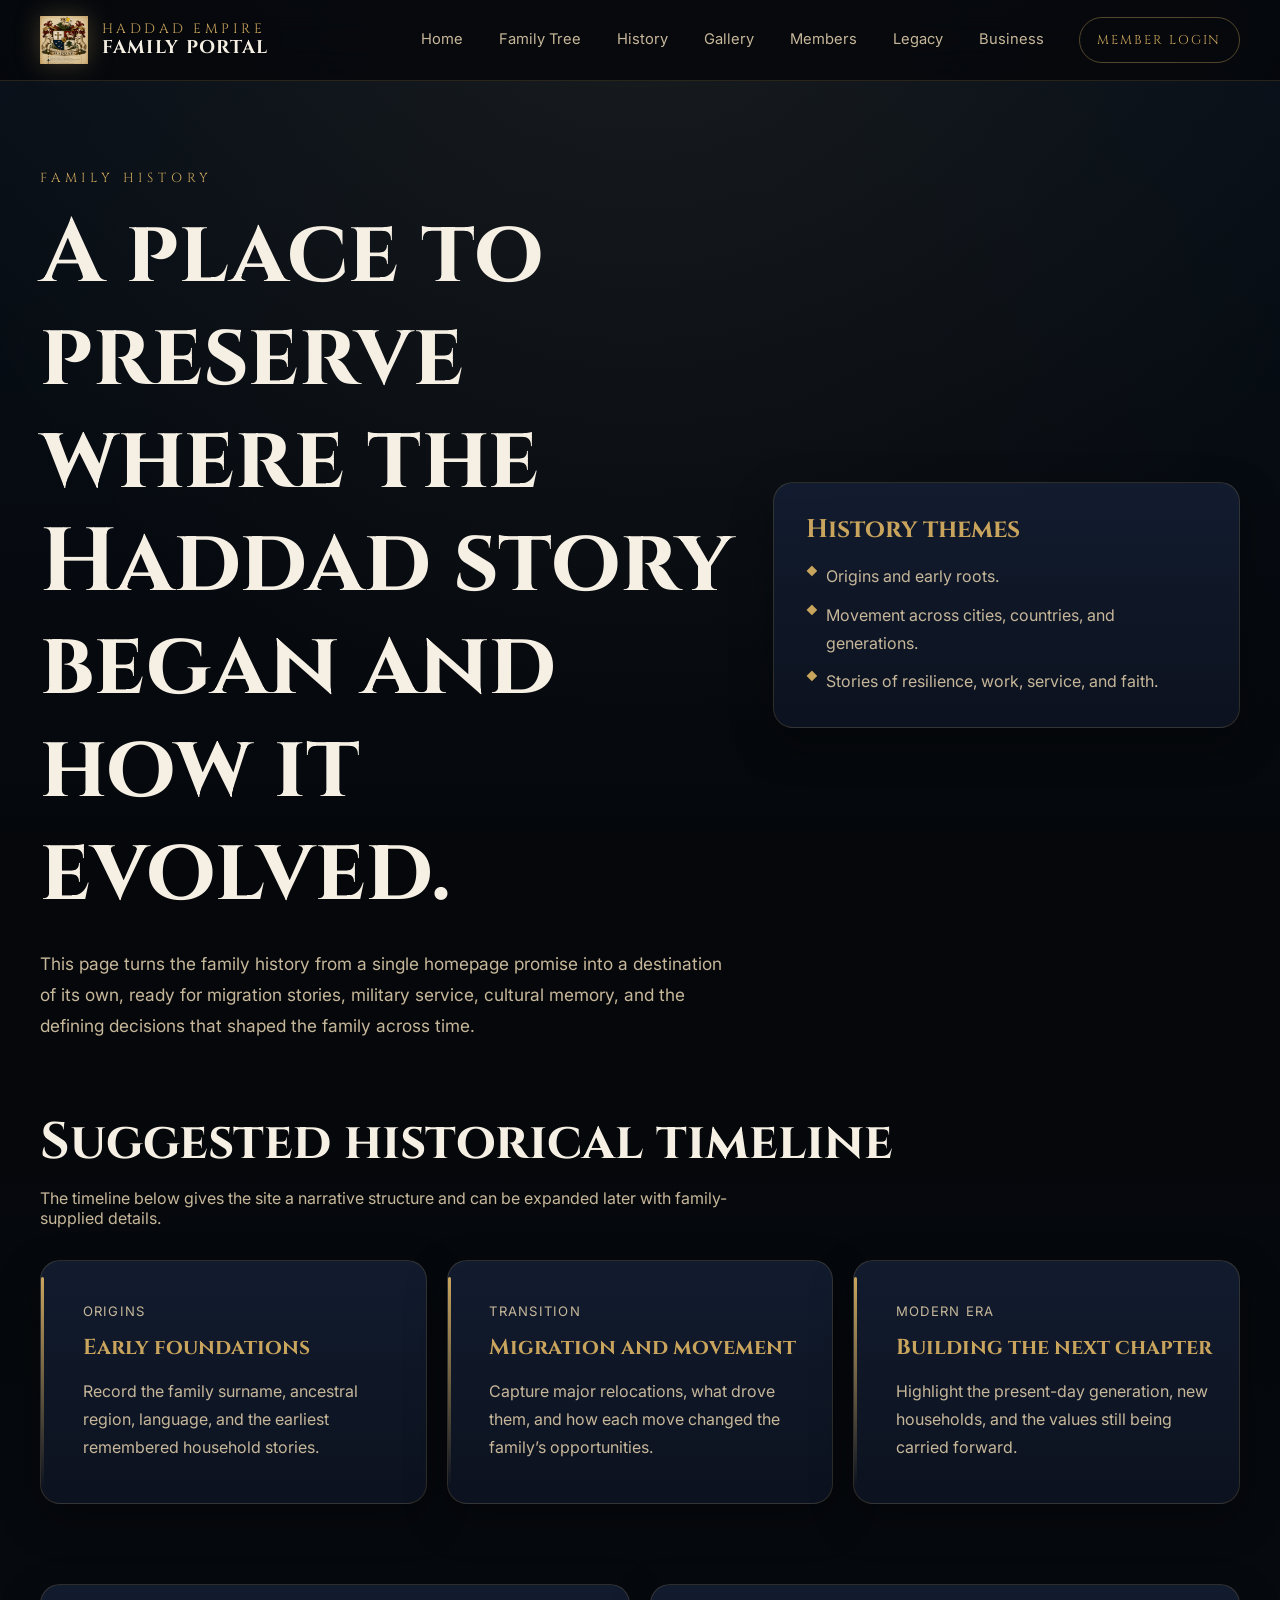
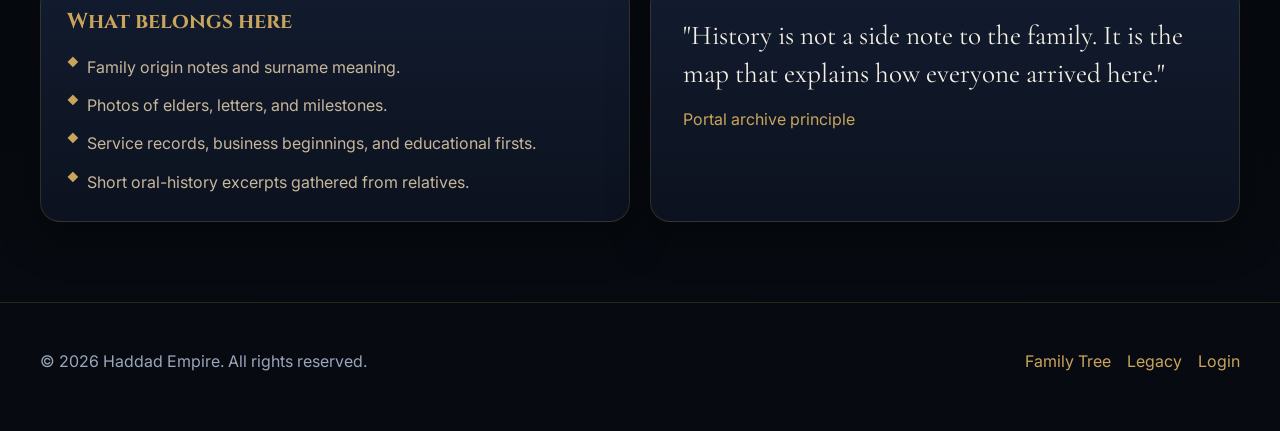
<file: history.html>
<!DOCTYPE html>
<html lang="en">
<head>
  <meta charset="UTF-8" />
  <meta name="viewport" content="width=device-width, initial-scale=1.0" />
  <title>Haddad Empire | History</title>
  <meta name="description" content="Read the Haddad Empire family history, milestones, migration story, and defining chapters across generations." />
  <link rel="preconnect" href="https://fonts.googleapis.com" />
  <link rel="preconnect" href="https://fonts.gstatic.com" crossorigin />
  <link href="https://fonts.googleapis.com/css2?family=Cinzel:wght@400;600;700&family=Cormorant+Garamond:wght@400;500;600&family=Inter:wght@300;400;500;600;700&display=swap" rel="stylesheet" />
  <link rel="stylesheet" href="styles.css" />
</head>
<body>
  <a class="skip-link" href="#main-content">Skip to main content</a>
  <div class="site-shell">
    <header class="site-header">
      <div class="container">
        <a class="brand" href="index.html" aria-label="Go to the Haddad Empire homepage">
          <img src="assets/Haddad-crest.png" alt="Haddad Empire crest" />
          <span class="brand-mark">Haddad Empire<strong>Family Portal</strong></span>
        </a>
        <button class="menu-toggle" type="button" aria-expanded="false" aria-controls="site-navigation" data-menu-toggle>Menu</button>
        <nav class="site-nav" id="site-navigation" aria-label="Primary" data-site-nav>
          <ul>
            <li><a href="index.html" data-nav-link>Home</a></li>
            <li><a href="family-tree.html" data-nav-link>Family Tree</a></li>
            <li><a href="history.html" data-nav-link>History</a></li>
            <li><a href="gallery.html" data-nav-link>Gallery</a></li>
            <li><a href="members.html" data-nav-link>Members</a></li>
            <li><a href="legacy.html" data-nav-link>Legacy</a></li>
            <li><a href="business.html" data-nav-link>Business</a></li>
          </ul>
        </nav>
        <a class="header-cta" href="login.html">Member Login</a>
      </div>
    </header>

    <main id="main-content">
      <section class="page-hero">
        <div class="container">
          <div>
            <p class="eyebrow">Family History</p>
            <h1>A place to preserve where the Haddad story began and how it evolved.</h1>
            <p class="lead">
              This page turns the family history from a single homepage promise into a destination
              of its own, ready for migration stories, military service, cultural memory, and the
              defining decisions that shaped the family across time.
            </p>
          </div>
          <aside class="hero-panel">
            <h2>History themes</h2>
            <ul>
              <li>Origins and early roots.</li>
              <li>Movement across cities, countries, and generations.</li>
              <li>Stories of resilience, work, service, and faith.</li>
            </ul>
          </aside>
        </div>
      </section>

      <section class="section">
        <div class="container">
          <div class="section-head">
            <h2>Suggested historical timeline</h2>
            <p>The timeline below gives the site a narrative structure and can be expanded later with family-supplied details.</p>
          </div>
          <div class="timeline-grid">
            <article class="card timeline-item">
              <p class="timeline-date">Origins</p>
              <h3>Early foundations</h3>
              <p>Record the family surname, ancestral region, language, and the earliest remembered household stories.</p>
            </article>
            <article class="card timeline-item">
              <p class="timeline-date">Transition</p>
              <h3>Migration and movement</h3>
              <p>Capture major relocations, what drove them, and how each move changed the family’s opportunities.</p>
            </article>
            <article class="card timeline-item">
              <p class="timeline-date">Modern era</p>
              <h3>Building the next chapter</h3>
              <p>Highlight the present-day generation, new households, and the values still being carried forward.</p>
            </article>
          </div>
        </div>
      </section>

      <section class="section">
        <div class="container grid-2">
          <article class="card">
            <h3>What belongs here</h3>
            <ul>
              <li>Family origin notes and surname meaning.</li>
              <li>Photos of elders, letters, and milestones.</li>
              <li>Service records, business beginnings, and educational firsts.</li>
              <li>Short oral-history excerpts gathered from relatives.</li>
            </ul>
          </article>
          <aside class="quote-card">
            <blockquote>"History is not a side note to the family. It is the map that explains how everyone arrived here."</blockquote>
            <cite>Portal archive principle</cite>
          </aside>
        </div>
      </section>
    </main>

    <footer class="footer">
      <div class="container">
        <p>&copy; <span data-current-year></span> Haddad Empire. All rights reserved.</p>
        <nav class="footer-nav" aria-label="Footer"><a href="family-tree.html">Family Tree</a><a href="legacy.html">Legacy</a><a href="login.html">Login</a></nav>
      </div>
    </footer>
  </div>
  <script src="script.js"></script>
</body>
</html>
</file>
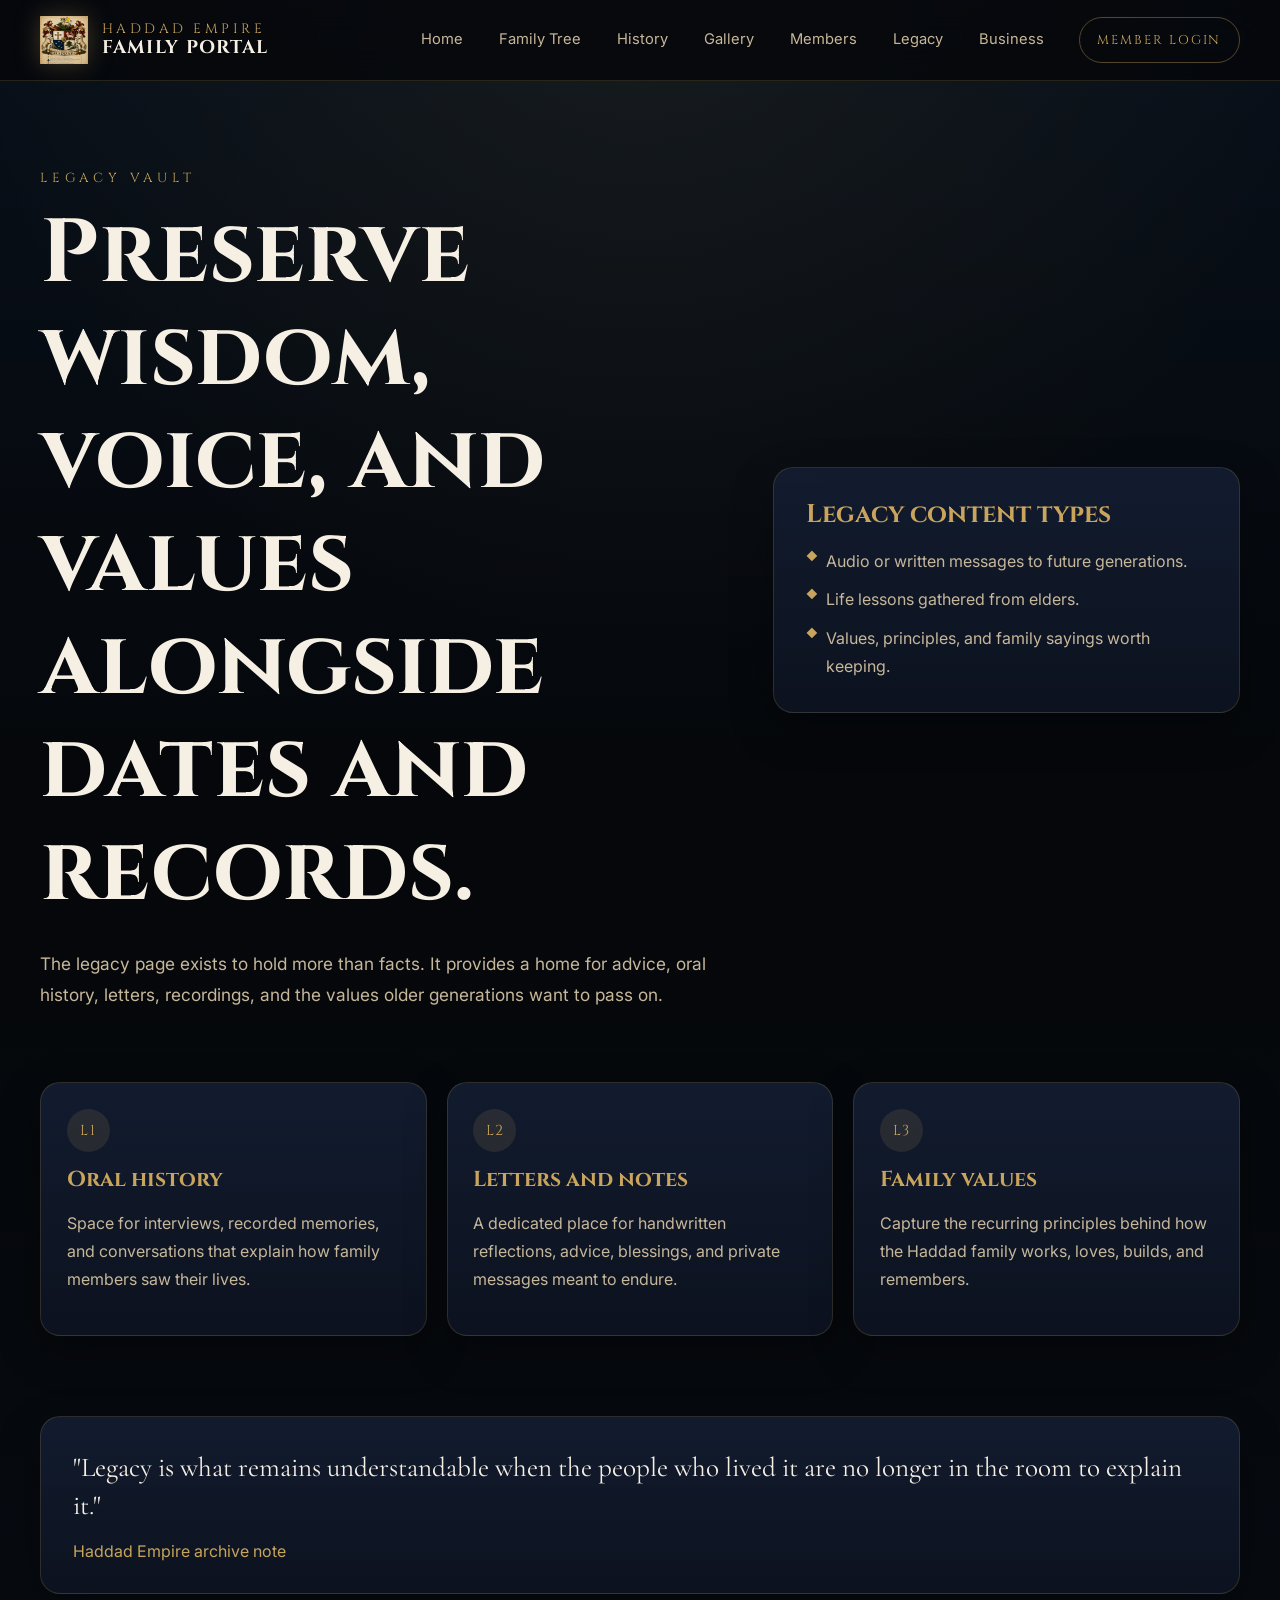
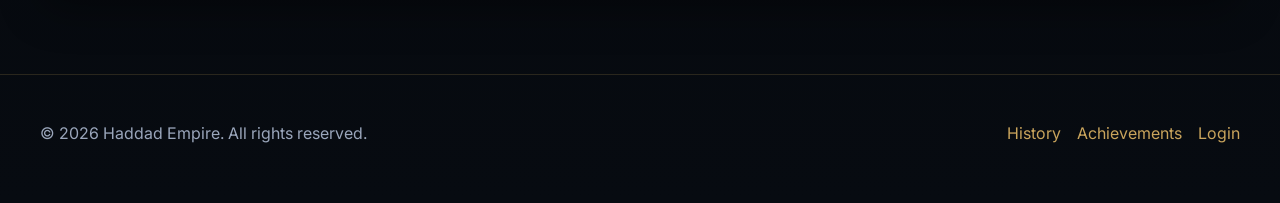
<file: legacy.html>
<!DOCTYPE html>
<html lang="en">
<head>
  <meta charset="UTF-8" />
  <meta name="viewport" content="width=device-width, initial-scale=1.0" />
  <title>Haddad Empire | Legacy</title>
  <meta name="description" content="Discover the Haddad Empire legacy page for recorded wisdom, oral history, and values preserved for future generations." />
  <link rel="preconnect" href="https://fonts.googleapis.com" />
  <link rel="preconnect" href="https://fonts.gstatic.com" crossorigin />
  <link href="https://fonts.googleapis.com/css2?family=Cinzel:wght@400;600;700&family=Cormorant+Garamond:wght@400;500;600&family=Inter:wght@300;400;500;600;700&display=swap" rel="stylesheet" />
  <link rel="stylesheet" href="styles.css" />
</head>
<body>
  <a class="skip-link" href="#main-content">Skip to main content</a>
  <div class="site-shell">
    <header class="site-header">
      <div class="container">
        <a class="brand" href="index.html" aria-label="Go to the Haddad Empire homepage">
          <img src="assets/Haddad-crest.png" alt="Haddad Empire crest" />
          <span class="brand-mark">Haddad Empire<strong>Family Portal</strong></span>
        </a>
        <button class="menu-toggle" type="button" aria-expanded="false" aria-controls="site-navigation" data-menu-toggle>Menu</button>
        <nav class="site-nav" id="site-navigation" aria-label="Primary" data-site-nav>
          <ul>
            <li><a href="index.html" data-nav-link>Home</a></li>
            <li><a href="family-tree.html" data-nav-link>Family Tree</a></li>
            <li><a href="history.html" data-nav-link>History</a></li>
            <li><a href="gallery.html" data-nav-link>Gallery</a></li>
            <li><a href="members.html" data-nav-link>Members</a></li>
            <li><a href="legacy.html" data-nav-link>Legacy</a></li>
            <li><a href="business.html" data-nav-link>Business</a></li>
          </ul>
        </nav>
        <a class="header-cta" href="login.html">Member Login</a>
      </div>
    </header>

    <main id="main-content">
      <section class="page-hero">
        <div class="container">
          <div>
            <p class="eyebrow">Legacy Vault</p>
            <h1>Preserve wisdom, voice, and values alongside dates and records.</h1>
            <p class="lead">
              The legacy page exists to hold more than facts. It provides a home for advice,
              oral history, letters, recordings, and the values older generations want to pass on.
            </p>
          </div>
          <aside class="hero-panel">
            <h2>Legacy content types</h2>
            <ul>
              <li>Audio or written messages to future generations.</li>
              <li>Life lessons gathered from elders.</li>
              <li>Values, principles, and family sayings worth keeping.</li>
            </ul>
          </aside>
        </div>
      </section>

      <section class="section">
        <div class="container grid-3">
          <article class="card">
            <span class="card-icon">L1</span>
            <h3>Oral history</h3>
            <p>Space for interviews, recorded memories, and conversations that explain how family members saw their lives.</p>
          </article>
          <article class="card">
            <span class="card-icon">L2</span>
            <h3>Letters and notes</h3>
            <p>A dedicated place for handwritten reflections, advice, blessings, and private messages meant to endure.</p>
          </article>
          <article class="card">
            <span class="card-icon">L3</span>
            <h3>Family values</h3>
            <p>Capture the recurring principles behind how the Haddad family works, loves, builds, and remembers.</p>
          </article>
        </div>
      </section>

      <section class="section">
        <div class="container">
          <aside class="quote-card">
            <blockquote>"Legacy is what remains understandable when the people who lived it are no longer in the room to explain it."</blockquote>
            <cite>Haddad Empire archive note</cite>
          </aside>
        </div>
      </section>
    </main>

    <footer class="footer">
      <div class="container">
        <p>&copy; <span data-current-year></span> Haddad Empire. All rights reserved.</p>
        <nav class="footer-nav" aria-label="Footer"><a href="history.html">History</a><a href="achievements.html">Achievements</a><a href="login.html">Login</a></nav>
      </div>
    </footer>
  </div>
  <script src="script.js"></script>
</body>
</html>
</file>
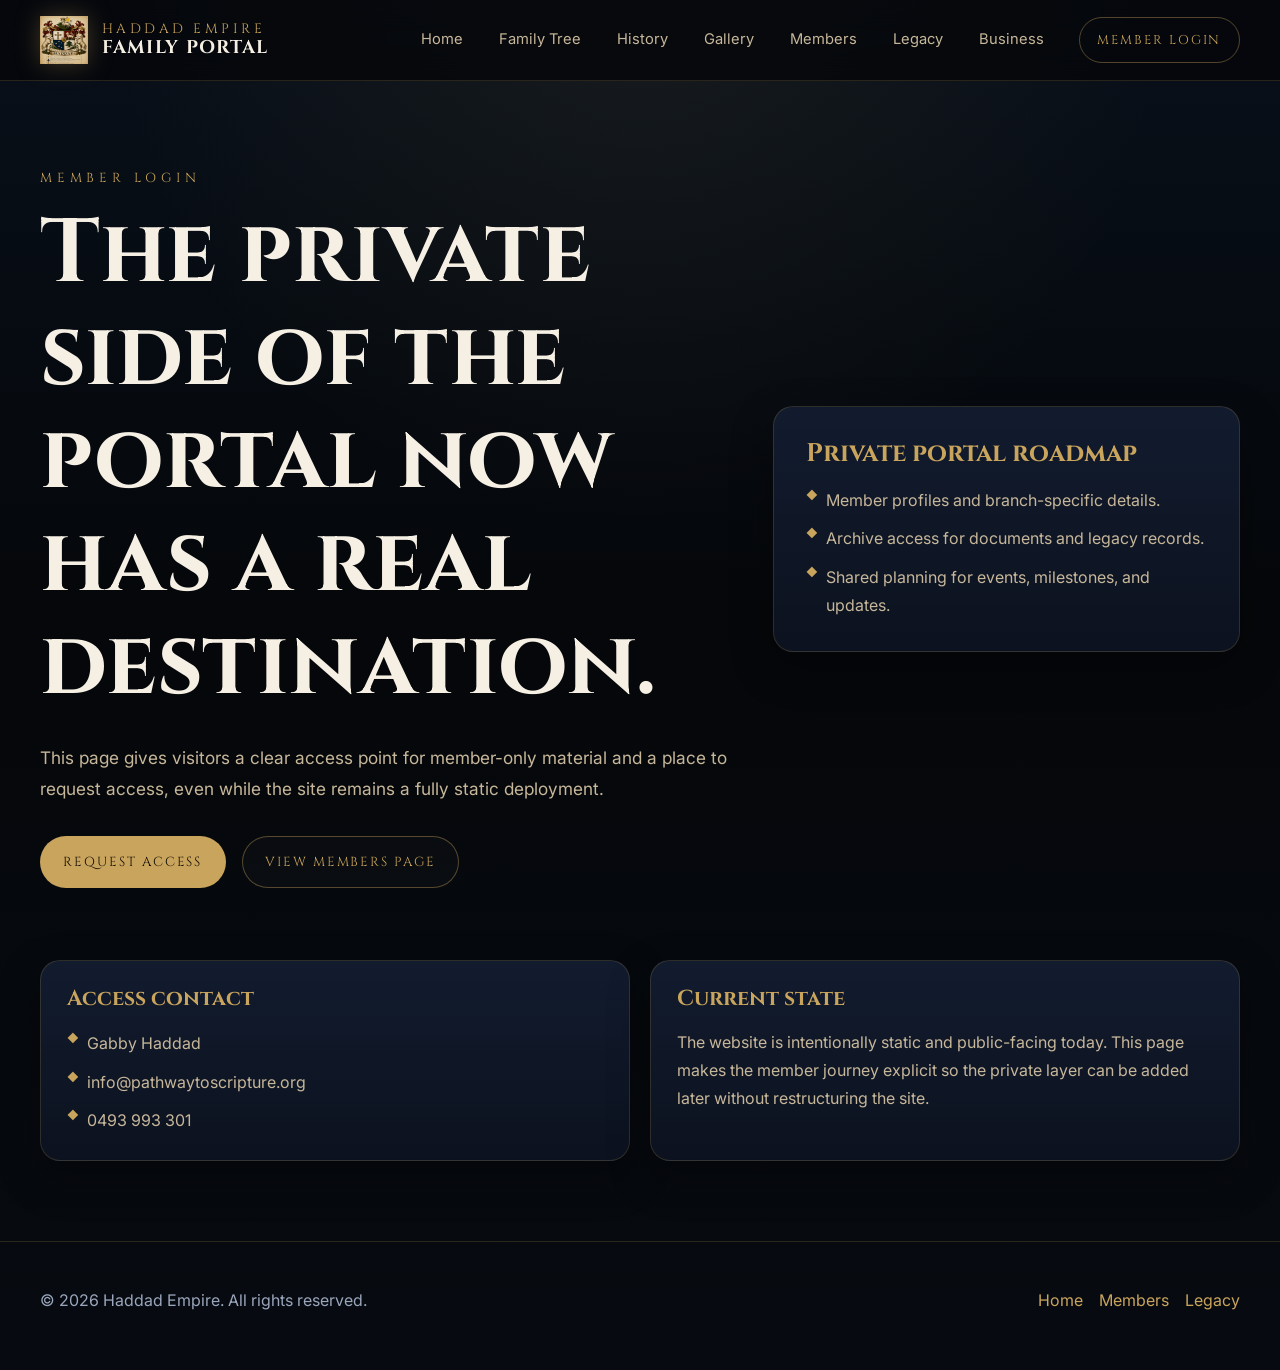
<file: login.html>
<!DOCTYPE html>
<html lang="en">
<head>
  <meta charset="UTF-8" />
  <meta name="viewport" content="width=device-width, initial-scale=1.0" />
  <title>Haddad Empire | Member Login</title>
  <meta name="description" content="Access the Haddad Empire member login page and private portal onboarding information." />
  <link rel="preconnect" href="https://fonts.googleapis.com" />
  <link rel="preconnect" href="https://fonts.gstatic.com" crossorigin />
  <link href="https://fonts.googleapis.com/css2?family=Cinzel:wght@400;600;700&family=Cormorant+Garamond:wght@400;500;600&family=Inter:wght@300;400;500;600;700&display=swap" rel="stylesheet" />
  <link rel="stylesheet" href="styles.css" />
</head>
<body>
  <a class="skip-link" href="#main-content">Skip to main content</a>
  <div class="site-shell">
    <header class="site-header">
      <div class="container">
        <a class="brand" href="index.html" aria-label="Go to the Haddad Empire homepage">
          <img src="assets/Haddad-crest.png" alt="Haddad Empire crest" />
          <span class="brand-mark">Haddad Empire<strong>Family Portal</strong></span>
        </a>
        <button class="menu-toggle" type="button" aria-expanded="false" aria-controls="site-navigation" data-menu-toggle>Menu</button>
        <nav class="site-nav" id="site-navigation" aria-label="Primary" data-site-nav>
          <ul>
            <li><a href="index.html" data-nav-link>Home</a></li>
            <li><a href="family-tree.html" data-nav-link>Family Tree</a></li>
            <li><a href="history.html" data-nav-link>History</a></li>
            <li><a href="gallery.html" data-nav-link>Gallery</a></li>
            <li><a href="members.html" data-nav-link>Members</a></li>
            <li><a href="legacy.html" data-nav-link>Legacy</a></li>
            <li><a href="business.html" data-nav-link>Business</a></li>
          </ul>
        </nav>
        <a class="header-cta" href="login.html">Member Login</a>
      </div>
    </header>

    <main id="main-content">
      <section class="page-hero">
        <div class="container">
          <div>
            <p class="eyebrow">Member Login</p>
            <h1>The private side of the portal now has a real destination.</h1>
            <p class="lead">
              This page gives visitors a clear access point for member-only material and a place
              to request access, even while the site remains a fully static deployment.
            </p>
            <div class="button-row">
              <a class="btn btn-primary" href="mailto:info@pathwaytoscripture.org">Request Access</a>
              <a class="btn btn-secondary" href="members.html">View Members Page</a>
            </div>
          </div>
          <aside class="hero-panel">
            <h2>Private portal roadmap</h2>
            <ul>
              <li>Member profiles and branch-specific details.</li>
              <li>Archive access for documents and legacy records.</li>
              <li>Shared planning for events, milestones, and updates.</li>
            </ul>
          </aside>
        </div>
      </section>

      <section class="section">
        <div class="container grid-2">
          <article class="card">
            <h3>Access contact</h3>
            <ul>
              <li>Gabby Haddad</li>
              <li><a href="mailto:info@pathwaytoscripture.org">info@pathwaytoscripture.org</a></li>
              <li><a href="tel:+61493993301">0493 993 301</a></li>
            </ul>
          </article>
          <article class="card">
            <h3>Current state</h3>
            <p>
              The website is intentionally static and public-facing today. This page makes the member
              journey explicit so the private layer can be added later without restructuring the site.
            </p>
          </article>
        </div>
      </section>
    </main>

    <footer class="footer">
      <div class="container">
        <p>&copy; <span data-current-year></span> Haddad Empire. All rights reserved.</p>
        <nav class="footer-nav" aria-label="Footer"><a href="index.html">Home</a><a href="members.html">Members</a><a href="legacy.html">Legacy</a></nav>
      </div>
    </footer>
  </div>
  <script src="script.js"></script>
</body>
</html>
</file>
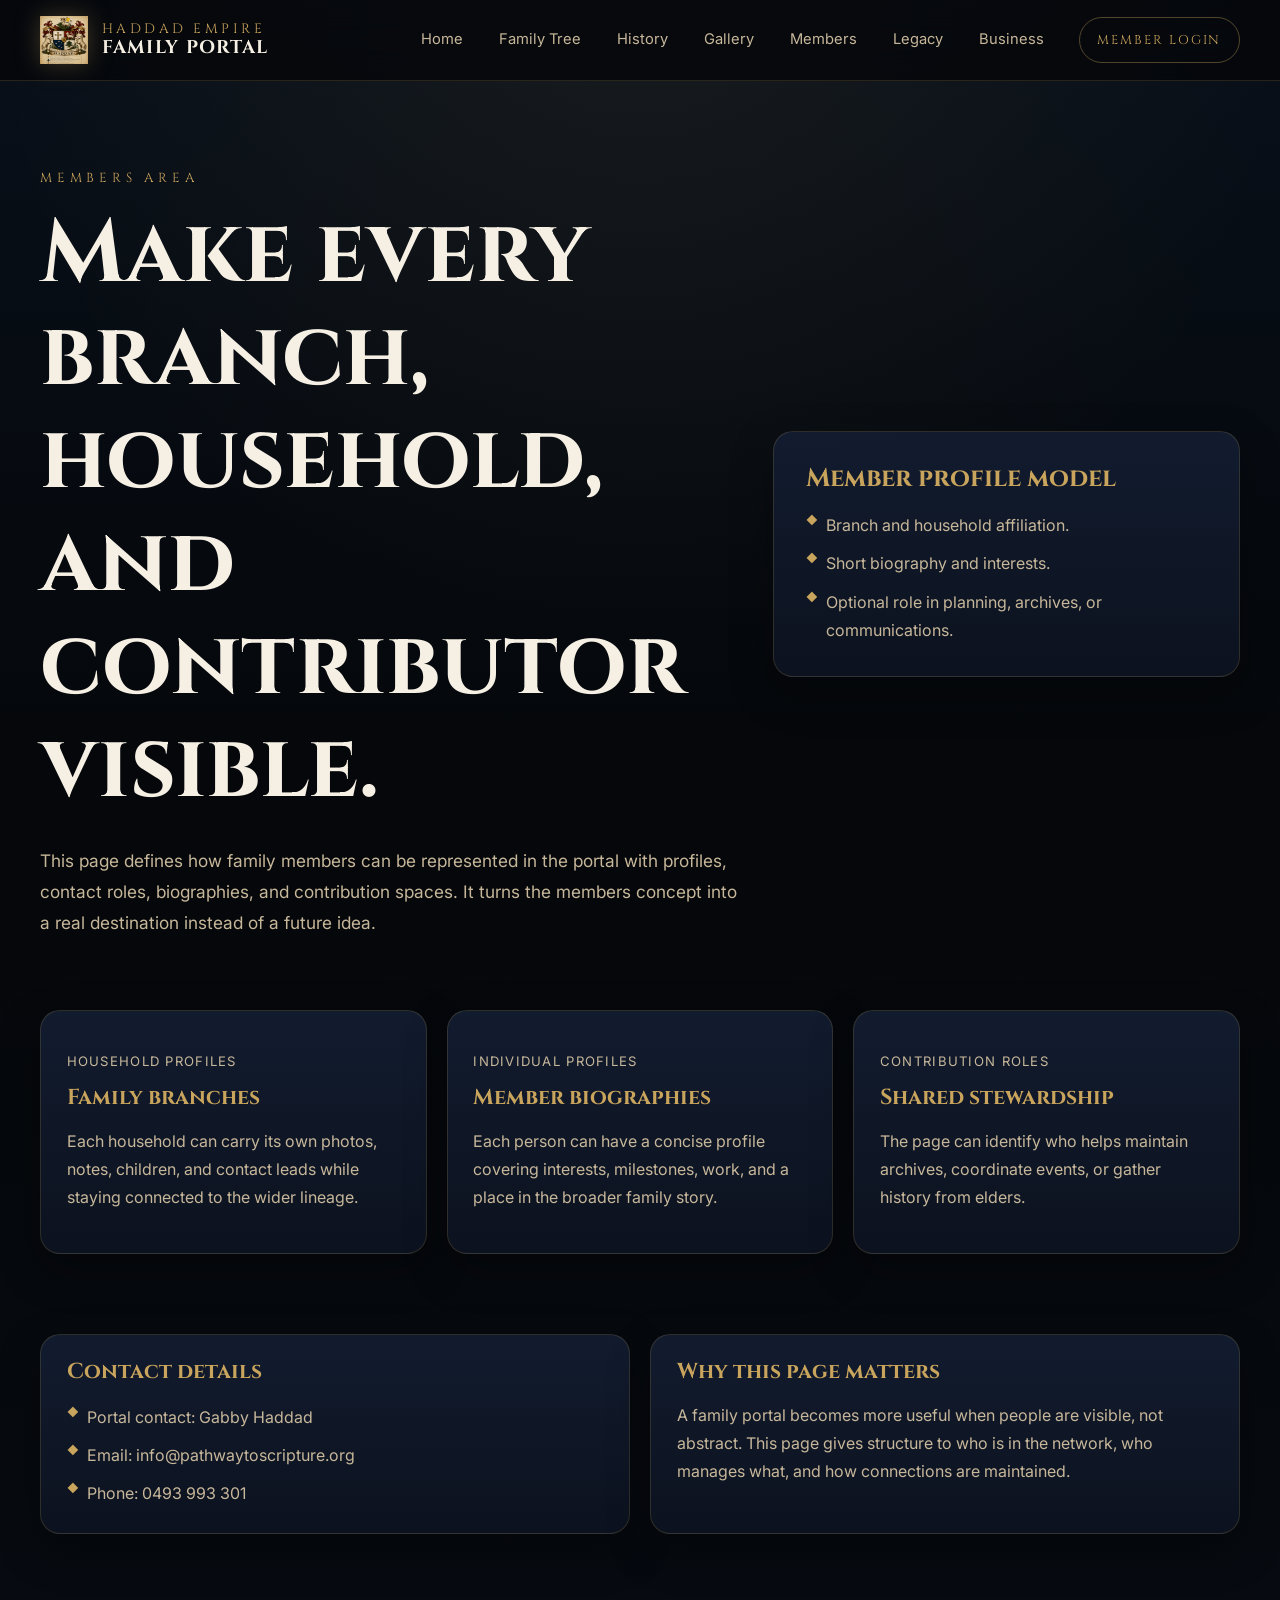
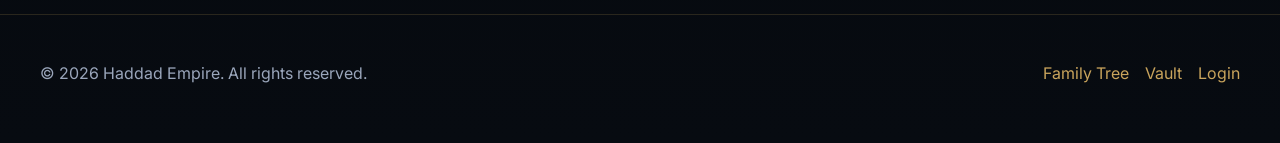
<file: members.html>
<!DOCTYPE html>
<html lang="en">
<head>
  <meta charset="UTF-8" />
  <meta name="viewport" content="width=device-width, initial-scale=1.0" />
  <title>Haddad Empire | Members</title>
  <meta name="description" content="Explore the Haddad Empire members area page for household profiles, family roles, and connection points." />
  <link rel="preconnect" href="https://fonts.googleapis.com" />
  <link rel="preconnect" href="https://fonts.gstatic.com" crossorigin />
  <link href="https://fonts.googleapis.com/css2?family=Cinzel:wght@400;600;700&family=Cormorant+Garamond:wght@400;500;600&family=Inter:wght@300;400;500;600;700&display=swap" rel="stylesheet" />
  <link rel="stylesheet" href="styles.css" />
</head>
<body>
  <a class="skip-link" href="#main-content">Skip to main content</a>
  <div class="site-shell">
    <header class="site-header">
      <div class="container">
        <a class="brand" href="index.html" aria-label="Go to the Haddad Empire homepage">
          <img src="assets/Haddad-crest.png" alt="Haddad Empire crest" />
          <span class="brand-mark">Haddad Empire<strong>Family Portal</strong></span>
        </a>
        <button class="menu-toggle" type="button" aria-expanded="false" aria-controls="site-navigation" data-menu-toggle>Menu</button>
        <nav class="site-nav" id="site-navigation" aria-label="Primary" data-site-nav>
          <ul>
            <li><a href="index.html" data-nav-link>Home</a></li>
            <li><a href="family-tree.html" data-nav-link>Family Tree</a></li>
            <li><a href="history.html" data-nav-link>History</a></li>
            <li><a href="gallery.html" data-nav-link>Gallery</a></li>
            <li><a href="members.html" data-nav-link>Members</a></li>
            <li><a href="legacy.html" data-nav-link>Legacy</a></li>
            <li><a href="business.html" data-nav-link>Business</a></li>
          </ul>
        </nav>
        <a class="header-cta" href="login.html">Member Login</a>
      </div>
    </header>

    <main id="main-content">
      <section class="page-hero">
        <div class="container">
          <div>
            <p class="eyebrow">Members Area</p>
            <h1>Make every branch, household, and contributor visible.</h1>
            <p class="lead">
              This page defines how family members can be represented in the portal with profiles,
              contact roles, biographies, and contribution spaces. It turns the members concept into
              a real destination instead of a future idea.
            </p>
          </div>
          <aside class="hero-panel">
            <h2>Member profile model</h2>
            <ul>
              <li>Branch and household affiliation.</li>
              <li>Short biography and interests.</li>
              <li>Optional role in planning, archives, or communications.</li>
            </ul>
          </aside>
        </div>
      </section>

      <section class="section">
        <div class="container">
          <div class="profile-grid">
            <article class="card">
              <p class="pill">Household profiles</p>
              <h3>Family branches</h3>
              <p>Each household can carry its own photos, notes, children, and contact leads while staying connected to the wider lineage.</p>
            </article>
            <article class="card">
              <p class="pill">Individual profiles</p>
              <h3>Member biographies</h3>
              <p>Each person can have a concise profile covering interests, milestones, work, and a place in the broader family story.</p>
            </article>
            <article class="card">
              <p class="pill">Contribution roles</p>
              <h3>Shared stewardship</h3>
              <p>The page can identify who helps maintain archives, coordinate events, or gather history from elders.</p>
            </article>
          </div>
        </div>
      </section>

      <section class="section">
        <div class="container grid-2">
          <article class="card">
            <h3>Contact details</h3>
            <ul>
              <li>Portal contact: Gabby Haddad</li>
              <li>Email: <a href="mailto:info@pathwaytoscripture.org">info@pathwaytoscripture.org</a></li>
              <li>Phone: <a href="tel:+61493993301">0493 993 301</a></li>
            </ul>
          </article>
          <article class="card">
            <h3>Why this page matters</h3>
            <p>
              A family portal becomes more useful when people are visible, not abstract. This page
              gives structure to who is in the network, who manages what, and how connections are maintained.
            </p>
          </article>
        </div>
      </section>
    </main>

    <footer class="footer">
      <div class="container">
        <p>&copy; <span data-current-year></span> Haddad Empire. All rights reserved.</p>
        <nav class="footer-nav" aria-label="Footer"><a href="family-tree.html">Family Tree</a><a href="vault.html">Vault</a><a href="login.html">Login</a></nav>
      </div>
    </footer>
  </div>
  <script src="script.js"></script>
</body>
</html>
</file>
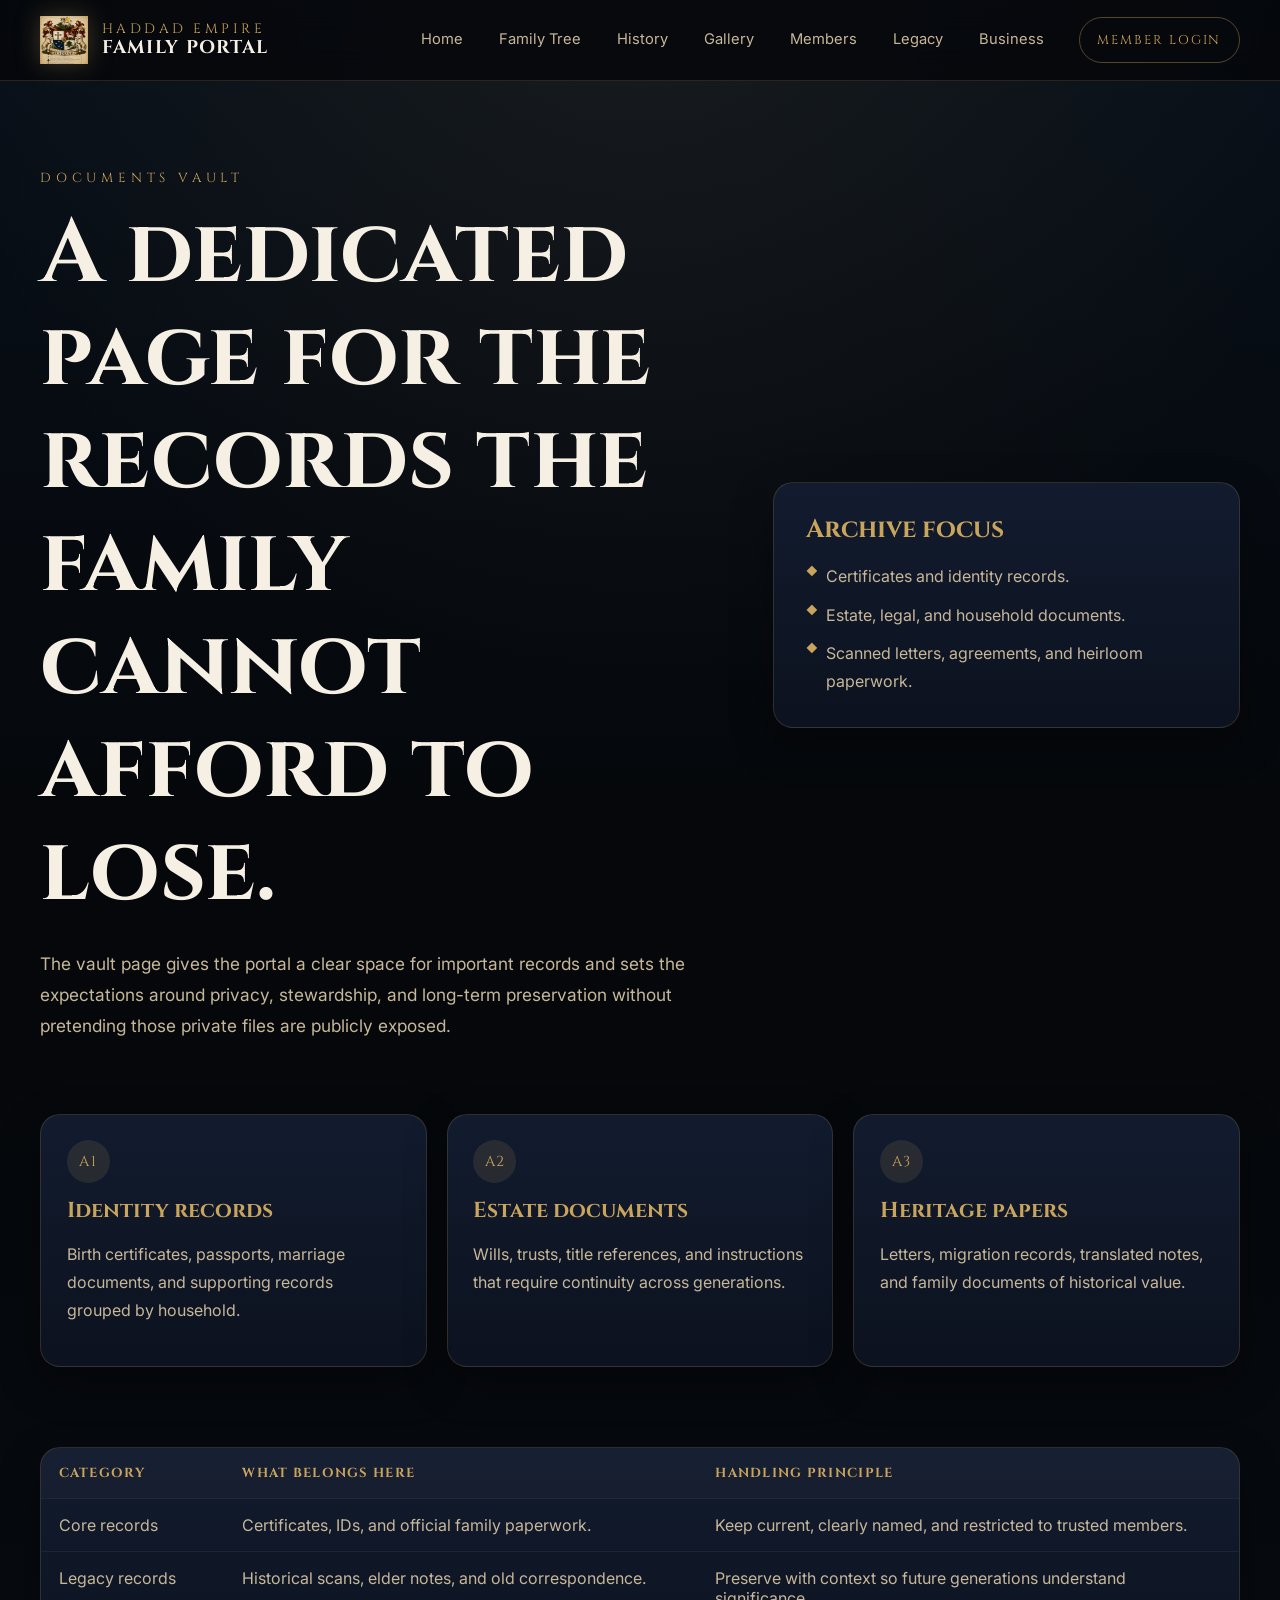
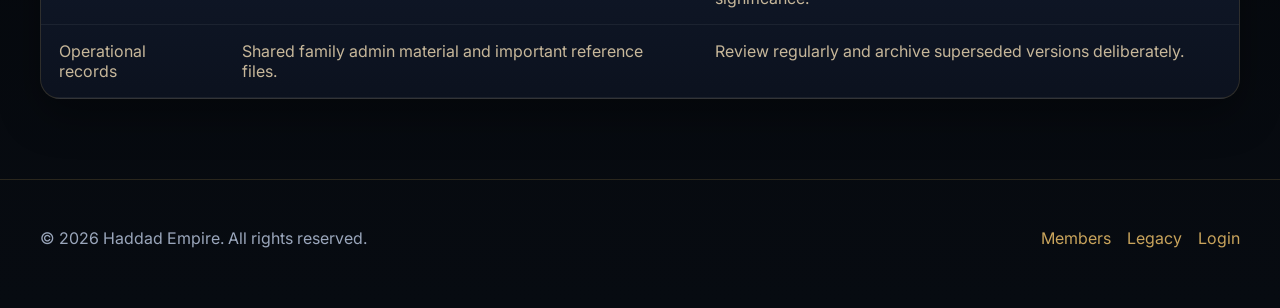
<file: vault.html>
<!DOCTYPE html>
<html lang="en">
<head>
  <meta charset="UTF-8" />
  <meta name="viewport" content="width=device-width, initial-scale=1.0" />
  <title>Haddad Empire | Documents Vault</title>
  <meta name="description" content="Review the Haddad Empire documents vault page for archive categories, document stewardship, and private-record planning." />
  <link rel="preconnect" href="https://fonts.googleapis.com" />
  <link rel="preconnect" href="https://fonts.gstatic.com" crossorigin />
  <link href="https://fonts.googleapis.com/css2?family=Cinzel:wght@400;600;700&family=Cormorant+Garamond:wght@400;500;600&family=Inter:wght@300;400;500;600;700&display=swap" rel="stylesheet" />
  <link rel="stylesheet" href="styles.css" />
</head>
<body>
  <a class="skip-link" href="#main-content">Skip to main content</a>
  <div class="site-shell">
    <header class="site-header">
      <div class="container">
        <a class="brand" href="index.html" aria-label="Go to the Haddad Empire homepage">
          <img src="assets/Haddad-crest.png" alt="Haddad Empire crest" />
          <span class="brand-mark">Haddad Empire<strong>Family Portal</strong></span>
        </a>
        <button class="menu-toggle" type="button" aria-expanded="false" aria-controls="site-navigation" data-menu-toggle>Menu</button>
        <nav class="site-nav" id="site-navigation" aria-label="Primary" data-site-nav>
          <ul>
            <li><a href="index.html" data-nav-link>Home</a></li>
            <li><a href="family-tree.html" data-nav-link>Family Tree</a></li>
            <li><a href="history.html" data-nav-link>History</a></li>
            <li><a href="gallery.html" data-nav-link>Gallery</a></li>
            <li><a href="members.html" data-nav-link>Members</a></li>
            <li><a href="legacy.html" data-nav-link>Legacy</a></li>
            <li><a href="business.html" data-nav-link>Business</a></li>
          </ul>
        </nav>
        <a class="header-cta" href="login.html">Member Login</a>
      </div>
    </header>

    <main id="main-content">
      <section class="page-hero">
        <div class="container">
          <div>
            <p class="eyebrow">Documents Vault</p>
            <h1>A dedicated page for the records the family cannot afford to lose.</h1>
            <p class="lead">
              The vault page gives the portal a clear space for important records and sets the
              expectations around privacy, stewardship, and long-term preservation without pretending
              those private files are publicly exposed.
            </p>
          </div>
          <aside class="hero-panel">
            <h2>Archive focus</h2>
            <ul>
              <li>Certificates and identity records.</li>
              <li>Estate, legal, and household documents.</li>
              <li>Scanned letters, agreements, and heirloom paperwork.</li>
            </ul>
          </aside>
        </div>
      </section>

      <section class="section">
        <div class="container grid-3">
          <article class="card">
            <span class="card-icon">A1</span>
            <h3>Identity records</h3>
            <p>Birth certificates, passports, marriage documents, and supporting records grouped by household.</p>
          </article>
          <article class="card">
            <span class="card-icon">A2</span>
            <h3>Estate documents</h3>
            <p>Wills, trusts, title references, and instructions that require continuity across generations.</p>
          </article>
          <article class="card">
            <span class="card-icon">A3</span>
            <h3>Heritage papers</h3>
            <p>Letters, migration records, translated notes, and family documents of historical value.</p>
          </article>
        </div>
      </section>

      <section class="section">
        <div class="container">
          <div class="table-card">
            <table>
              <thead>
                <tr>
                  <th>Category</th>
                  <th>What belongs here</th>
                  <th>Handling principle</th>
                </tr>
              </thead>
              <tbody>
                <tr>
                  <td>Core records</td>
                  <td>Certificates, IDs, and official family paperwork.</td>
                  <td>Keep current, clearly named, and restricted to trusted members.</td>
                </tr>
                <tr>
                  <td>Legacy records</td>
                  <td>Historical scans, elder notes, and old correspondence.</td>
                  <td>Preserve with context so future generations understand significance.</td>
                </tr>
                <tr>
                  <td>Operational records</td>
                  <td>Shared family admin material and important reference files.</td>
                  <td>Review regularly and archive superseded versions deliberately.</td>
                </tr>
              </tbody>
            </table>
          </div>
        </div>
      </section>
    </main>

    <footer class="footer">
      <div class="container">
        <p>&copy; <span data-current-year></span> Haddad Empire. All rights reserved.</p>
        <nav class="footer-nav" aria-label="Footer"><a href="members.html">Members</a><a href="legacy.html">Legacy</a><a href="login.html">Login</a></nav>
      </div>
    </footer>
  </div>
  <script src="script.js"></script>
</body>
</html>
</file>
<file: styles.css>
:root {
  --bg-dark: #05070a;
  --bg-mid: #0f1724;
  --bg-panel: #0f172a;
  --bg-panel-soft: #131d31;
  --gold: #c9a45c;
  --gold-light: #e3c472;
  --gold-dark: #8c7344;
  --text-main: #f5efe4;
  --text-muted: #c7b79a;
  --text-soft: #9aa6bb;
  --border: rgba(201, 164, 92, 0.18);
  --border-strong: rgba(201, 164, 92, 0.4);
  --shadow: 0 16px 40px rgba(0, 0, 0, 0.35);
  --radius: 20px;
  --container: 1200px;
}

*,
*::before,
*::after {
  box-sizing: border-box;
}

html {
  scroll-behavior: smooth;
}

body {
  margin: 0;
  min-height: 100vh;
  font-family: "Inter", system-ui, -apple-system, BlinkMacSystemFont, "Segoe UI", sans-serif;
  background:
    radial-gradient(circle at top, rgba(201, 164, 92, 0.08), transparent 35%),
    linear-gradient(180deg, #08101a 0%, var(--bg-dark) 45%, #070b11 100%);
  color: var(--text-main);
}

img {
  display: block;
  max-width: 100%;
}

a {
  color: inherit;
  text-decoration: none;
}

button {
  font: inherit;
}

.skip-link {
  position: absolute;
  left: 1rem;
  top: -4rem;
  padding: 0.75rem 1rem;
  background: var(--gold);
  color: #160f05;
  border-radius: 0.75rem;
  z-index: 1000;
}

.skip-link:focus {
  top: 1rem;
}

.site-shell {
  min-height: 100vh;
}

.container {
  width: min(var(--container), calc(100% - 2.5rem));
  margin: 0 auto;
}

.site-header {
  position: sticky;
  top: 0;
  z-index: 20;
  backdrop-filter: blur(16px);
  background: rgba(5, 7, 10, 0.82);
  border-bottom: 1px solid var(--border);
}

.site-header .container {
  display: flex;
  align-items: center;
  justify-content: space-between;
  gap: 1.25rem;
  padding: 1rem 0;
}

.brand {
  display: inline-flex;
  align-items: center;
  gap: 0.85rem;
  min-width: 0;
}

.brand img {
  width: 48px;
  height: 48px;
  filter: drop-shadow(0 0 12px rgba(201, 164, 92, 0.3));
}

.brand-mark {
  font-family: "Cinzel", Georgia, serif;
  color: var(--gold);
  font-size: 0.85rem;
  letter-spacing: 0.22rem;
  text-transform: uppercase;
  line-height: 1.2;
}

.brand-mark strong {
  display: block;
  color: var(--text-main);
  font-size: 1.15rem;
  letter-spacing: 0.08rem;
}

.menu-toggle {
  display: none;
  border: 1px solid var(--border-strong);
  border-radius: 999px;
  background: transparent;
  color: var(--gold);
  padding: 0.7rem 1rem;
  text-transform: uppercase;
  letter-spacing: 0.12rem;
}

.site-nav {
  display: flex;
  align-items: center;
  gap: 1rem;
  flex: 1;
  justify-content: flex-end;
}

.site-nav ul {
  display: flex;
  flex-wrap: wrap;
  justify-content: flex-end;
  gap: 0.35rem;
  list-style: none;
  margin: 0;
  padding: 0;
}

.site-nav a {
  display: inline-flex;
  align-items: center;
  justify-content: center;
  padding: 0.65rem 0.95rem;
  border-radius: 999px;
  color: var(--text-muted);
  font-size: 0.92rem;
  transition: color 0.2s ease, background 0.2s ease, border-color 0.2s ease;
}

.site-nav a:hover,
.site-nav a:focus-visible,
.site-nav a.is-active {
  color: var(--text-main);
  background: rgba(201, 164, 92, 0.12);
}

.header-cta {
  display: inline-flex;
  align-items: center;
  justify-content: center;
  padding: 0.85rem 1.1rem;
  border-radius: 999px;
  border: 1px solid var(--border-strong);
  color: var(--gold);
  font-family: "Cinzel", Georgia, serif;
  font-size: 0.8rem;
  letter-spacing: 0.12rem;
  text-transform: uppercase;
  white-space: nowrap;
}

.header-cta:hover,
.header-cta:focus-visible {
  background: var(--gold);
  color: #160f05;
}

.page-hero,
.home-hero {
  padding: 5.5rem 0 4.5rem;
}

.home-hero .container,
.page-hero .container {
  display: grid;
  grid-template-columns: minmax(0, 1.2fr) minmax(280px, 0.8fr);
  gap: 2rem;
  align-items: center;
}

.eyebrow {
  margin: 0 0 1rem;
  color: var(--gold);
  font-family: "Cinzel", Georgia, serif;
  font-size: 0.82rem;
  letter-spacing: 0.3rem;
  text-transform: uppercase;
}

h1,
h2,
h3,
h4 {
  margin: 0;
  font-family: "Cinzel", Georgia, serif;
  line-height: 1.15;
}

h1 {
  font-size: clamp(2.8rem, 7vw, 5.8rem);
  color: var(--text-main);
}

h2 {
  font-size: clamp(2rem, 4vw, 3.2rem);
  color: var(--text-main);
}

h3 {
  font-size: 1.35rem;
  color: var(--gold);
}

.lead {
  margin: 1.5rem 0 0;
  max-width: 48rem;
  color: var(--text-muted);
  font-size: 1.08rem;
  line-height: 1.8;
}

.hero-actions,
.button-row {
  display: flex;
  flex-wrap: wrap;
  gap: 1rem;
  margin-top: 2rem;
}

.btn {
  display: inline-flex;
  align-items: center;
  justify-content: center;
  gap: 0.5rem;
  border-radius: 999px;
  border: 1px solid transparent;
  padding: 1rem 1.4rem;
  font-family: "Cinzel", Georgia, serif;
  font-size: 0.82rem;
  letter-spacing: 0.12rem;
  text-transform: uppercase;
  transition: transform 0.2s ease, background 0.2s ease, border-color 0.2s ease;
}

.btn:hover,
.btn:focus-visible {
  transform: translateY(-2px);
}

.btn-primary {
  background: var(--gold);
  color: #160f05;
}

.btn-primary:hover,
.btn-primary:focus-visible {
  background: var(--gold-light);
}

.btn-secondary {
  border-color: var(--border-strong);
  background: rgba(255, 255, 255, 0.02);
  color: var(--gold);
}

.hero-panel,
.card,
.table-card,
.quote-card {
  background: linear-gradient(180deg, rgba(19, 29, 49, 0.95), rgba(12, 18, 31, 0.98));
  border: 1px solid var(--border);
  border-radius: var(--radius);
  box-shadow: var(--shadow);
}

.hero-panel {
  padding: 2rem;
}

.hero-panel img {
  width: min(100%, 360px);
  margin: 0 auto 1.5rem;
}

.hero-panel h2 {
  font-size: 1.6rem;
  color: var(--gold);
}

.hero-panel p,
.card p,
.table-card p,
.section-copy p,
.quote-card p,
li {
  color: var(--text-muted);
  line-height: 1.75;
}

.hero-panel ul,
.card ul,
.checklist,
.link-list {
  margin: 1.1rem 0 0;
  padding: 0;
  list-style: none;
}

.hero-panel li,
.card li,
.checklist li,
.link-list li {
  position: relative;
  padding-left: 1.25rem;
  margin-top: 0.65rem;
}

.hero-panel li::before,
.card li::before,
.checklist li::before,
.link-list li::before {
  content: "◆";
  position: absolute;
  left: 0;
  top: 0;
  color: var(--gold);
  font-size: 0.7rem;
}

.section {
  padding: 0 0 5rem;
}

.section-head {
  margin-bottom: 2rem;
}

.section-head p {
  max-width: 45rem;
  margin: 1rem 0 0;
  color: var(--text-muted);
}

.grid-2,
.grid-3,
.portal-grid,
.metric-grid,
.timeline-grid,
.profile-grid,
.gallery-grid {
  display: grid;
  gap: 1.25rem;
}

.grid-2 {
  grid-template-columns: repeat(2, minmax(0, 1fr));
}

.grid-3,
.portal-grid,
.metric-grid,
.timeline-grid,
.profile-grid,
.gallery-grid {
  grid-template-columns: repeat(3, minmax(0, 1fr));
}

.card {
  padding: 1.6rem;
}

.card-icon {
  display: inline-flex;
  align-items: center;
  justify-content: center;
  width: 2.7rem;
  height: 2.7rem;
  margin-bottom: 1rem;
  border-radius: 999px;
  background: rgba(201, 164, 92, 0.12);
  color: var(--gold);
  font-family: "Cinzel", Georgia, serif;
  font-size: 0.9rem;
  letter-spacing: 0.08rem;
}

.card h3,
.card h4 {
  margin-bottom: 0.8rem;
}

.card .small-note,
.stat-label,
.timeline-date,
.gallery-label,
.pill {
  color: var(--gold);
  font-size: 0.82rem;
  letter-spacing: 0.08rem;
  text-transform: uppercase;
}

.portal-card {
  display: flex;
  flex-direction: column;
  min-height: 100%;
}

.portal-card .card-footer {
  margin-top: auto;
  padding-top: 1rem;
  color: var(--gold);
  font-family: "Cinzel", Georgia, serif;
  font-size: 0.82rem;
  letter-spacing: 0.08rem;
}

.metric {
  padding: 1.5rem;
  text-align: center;
}

.metric strong {
  display: block;
  color: var(--text-main);
  font-family: "Cinzel", Georgia, serif;
  font-size: clamp(1.9rem, 4vw, 2.8rem);
  margin-bottom: 0.4rem;
}

.timeline-item {
  position: relative;
  padding: 1.6rem;
}

.timeline-item::before {
  content: "";
  position: absolute;
  inset: 1rem auto 1rem 0;
  width: 3px;
  border-radius: 999px;
  background: linear-gradient(180deg, var(--gold), transparent);
}

.timeline-item > * {
  margin-left: 1rem;
}

.gallery-shot {
  aspect-ratio: 4 / 3;
  border-radius: calc(var(--radius) - 4px);
  background:
    linear-gradient(135deg, rgba(201, 164, 92, 0.2), rgba(201, 164, 92, 0.05)),
    linear-gradient(180deg, #1b2840 0%, #0f172a 100%);
  border: 1px solid var(--border);
  margin-bottom: 1rem;
}

.quote-card {
  padding: 2rem;
}

.quote-card blockquote {
  margin: 0;
  color: var(--text-main);
  font-family: "Cormorant Garamond", Georgia, serif;
  font-size: 1.7rem;
  line-height: 1.4;
}

.quote-card cite {
  display: block;
  margin-top: 1rem;
  color: var(--gold);
  font-style: normal;
}

.table-card {
  overflow: hidden;
}

table {
  width: 100%;
  border-collapse: collapse;
}

th,
td {
  padding: 1rem 1.1rem;
  border-bottom: 1px solid rgba(255, 255, 255, 0.06);
  text-align: left;
  vertical-align: top;
}

th {
  color: var(--gold);
  font-family: "Cinzel", Georgia, serif;
  font-size: 0.82rem;
  letter-spacing: 0.08rem;
  text-transform: uppercase;
  background: rgba(255, 255, 255, 0.02);
}

td {
  color: var(--text-muted);
}

.notice-panel {
  padding: 1.6rem;
  border-radius: var(--radius);
  background: rgba(201, 164, 92, 0.08);
  border: 1px solid rgba(201, 164, 92, 0.2);
}

.page-links {
  padding: 0 0 5rem;
}

.page-links .link-list {
  display: grid;
  grid-template-columns: repeat(2, minmax(0, 1fr));
  gap: 0.9rem 1.25rem;
}

.page-links .link-list a {
  color: var(--text-main);
}

.footer {
  border-top: 1px solid var(--border);
  padding: 2rem 0 2.75rem;
  color: var(--text-soft);
}

.footer .container {
  display: flex;
  flex-wrap: wrap;
  justify-content: space-between;
  gap: 1rem;
  align-items: center;
}

.footer a {
  color: var(--gold);
}

.footer-nav {
  display: flex;
  flex-wrap: wrap;
  gap: 1rem;
}

@media (max-width: 1080px) {
  .site-header .container,
  .home-hero .container,
  .page-hero .container,
  .footer .container {
    grid-template-columns: 1fr;
  }

  .site-header .container {
    display: grid;
    grid-template-columns: auto auto;
    align-items: center;
  }

  .site-nav {
    grid-column: 1 / -1;
    justify-content: flex-start;
  }

  .grid-3,
  .portal-grid,
  .metric-grid,
  .timeline-grid,
  .profile-grid,
  .gallery-grid {
    grid-template-columns: repeat(2, minmax(0, 1fr));
  }
}

@media (max-width: 820px) {
  .menu-toggle {
    display: inline-flex;
    justify-self: end;
  }

  .site-nav {
    display: none;
    margin-top: 0.5rem;
  }

  .site-nav.is-open {
    display: block;
  }

  .site-nav ul {
    justify-content: flex-start;
  }

  .header-cta {
    display: none;
  }

  .grid-2,
  .grid-3,
  .portal-grid,
  .metric-grid,
  .timeline-grid,
  .profile-grid,
  .gallery-grid,
  .page-links .link-list {
    grid-template-columns: 1fr;
  }

  .page-hero,
  .home-hero {
    padding-top: 4rem;
  }

  h1 {
    font-size: clamp(2.5rem, 13vw, 4rem);
  }
}

@media (max-width: 560px) {
  .container {
    width: min(var(--container), calc(100% - 1.5rem));
  }

  .hero-actions,
  .button-row {
    flex-direction: column;
    align-items: stretch;
  }

  .btn,
  .header-cta {
    width: 100%;
  }
}

/* ─── Scroll Reveal ───────────────────────────── */
[data-reveal] {
  opacity: 0;
  transform: translateY(20px);
  transition: opacity 0.6s ease, transform 0.6s ease;
}

[data-reveal].is-visible {
  opacity: 1;
  transform: translateY(0);
}
</file>
<file: legacy-backup/styles.css>
/* ================================================
   Hadad Family Website — Styles
   ================================================ */

/* ─── Custom Properties ──────────────────────── */
:root {
  /* Colors */
  --color-primary:    #1a3a5c;
  --color-primary-dk: #132d47;
  --color-accent:     #c4973a;
  --color-accent-lt:  #d4a845;
  --color-text:       #2c2c2c;
  --color-muted:      #666;
  --color-bg:         #ffffff;
  --color-bg-alt:     #f7f4ef;
  --color-border:     #e8e2d9;

  /* Typography */
  --font-heading: 'Playfair Display', Georgia, serif;
  --font-body:    'Inter', system-ui, -apple-system, sans-serif;

  /* Misc */
  --radius:      8px;
  --shadow:      0 2px 16px rgba(0, 0, 0, .08);
  --shadow-lg:   0 6px 28px rgba(0, 0, 0, .14);
  --transition:  .25s ease;
  --container:   1100px;
  --section-gap: 5rem;
}

/* ─── Reset ──────────────────────────────────── */
*, *::before, *::after { box-sizing: border-box; margin: 0; padding: 0; }
html { scroll-behavior: smooth; }
body {
  font-family: var(--font-body);
  color: var(--color-text);
  background: var(--color-bg);
  line-height: 1.7;
  font-size: 1rem;
}
img { display: block; max-width: 100%; }
a   { color: inherit; text-decoration: none; }
ul  { list-style: none; }

/* ─── Focus ──────────────────────────────────── */
:focus-visible {
  outline: 3px solid var(--color-accent);
  outline-offset: 3px;
  border-radius: 4px;
}

/* ─── Skip Link ──────────────────────────────── */
.skip-link {
  position: absolute;
  top: -110%;
  left: 1rem;
  padding: .5rem 1.2rem;
  background: var(--color-primary);
  color: #fff;
  font-weight: 600;
  font-size: .9rem;
  border-radius: var(--radius);
  z-index: 9999;
  transition: top var(--transition);
}
.skip-link:focus { top: 1rem; }

/* ─── Container ──────────────────────────────── */
.container {
  width: 100%;
  max-width: var(--container);
  margin-inline: auto;
  padding-inline: 1.5rem;
}

/* ================================================
   Header / Navigation
   ================================================ */
.site-header {
  position: sticky;
  top: 0;
  z-index: 200;
  background: var(--color-primary);
  box-shadow: 0 2px 10px rgba(0, 0, 0, .2);
}

.nav-wrap {
  display: flex;
  align-items: center;
  justify-content: space-between;
  height: 4rem;
  gap: 1rem;
}

.brand {
  font-family: var(--font-heading);
  font-size: 1.5rem;
  font-weight: 700;
  color: #fff;
  letter-spacing: .04em;
  flex-shrink: 0;
  transition: color var(--transition);
}
.brand:hover { color: var(--color-accent); }

/* Mobile toggle */
.menu-toggle {
  display: none;
  background: transparent;
  border: 2px solid rgba(255, 255, 255, .5);
  color: #fff;
  padding: .35rem .85rem;
  border-radius: var(--radius);
  cursor: pointer;
  font-family: var(--font-body);
  font-size: .82rem;
  font-weight: 700;
  letter-spacing: .07em;
  text-transform: uppercase;
  transition: border-color var(--transition), background var(--transition);
}
.menu-toggle:hover,
.menu-toggle[aria-expanded="true"] {
  border-color: var(--color-accent);
  background: rgba(196, 151, 58, .18);
}

/* Desktop nav */
.site-nav ul {
  display: flex;
  align-items: center;
  gap: .2rem;
}
.site-nav a {
  display: block;
  padding: .4rem .95rem;
  border-radius: var(--radius);
  color: rgba(255, 255, 255, .82);
  font-size: .9rem;
  font-weight: 500;
  transition: color var(--transition), background var(--transition);
}
.site-nav a:hover,
.site-nav a:focus-visible {
  color: #fff;
  background: rgba(255, 255, 255, .1);
}

/* ================================================
   Hero
   ================================================ */
.hero {
  padding-block: 5.5rem 4.5rem;
  background: linear-gradient(135deg, var(--color-primary) 0%, #2a5585 100%);
  color: #fff;
}

.hero-grid {
  display: grid;
  grid-template-columns: 1fr minmax(260px, 380px);
  gap: 3rem;
  align-items: center;
}

.eyebrow {
  display: inline-block;
  font-size: .78rem;
  font-weight: 700;
  text-transform: uppercase;
  letter-spacing: .15em;
  color: var(--color-accent);
  margin-bottom: 1rem;
}

.hero h1 {
  font-family: var(--font-heading);
  font-size: clamp(2.2rem, 5vw, 3.4rem);
  font-weight: 700;
  line-height: 1.1;
  margin-bottom: 1.25rem;
}

.hero-text {
  font-size: 1.05rem;
  color: rgba(255, 255, 255, .85);
  max-width: 46ch;
  margin-bottom: 2rem;
}

/* Buttons */
.hero-actions {
  display: flex;
  flex-wrap: wrap;
  gap: 1rem;
  align-items: center;
}

.btn {
  display: inline-block;
  padding: .72rem 1.8rem;
  border-radius: var(--radius);
  font-family: var(--font-body);
  font-size: .95rem;
  font-weight: 600;
  cursor: pointer;
  background: var(--color-accent);
  color: #fff;
  transition: background var(--transition), transform var(--transition),
              box-shadow var(--transition);
}
.btn:hover {
  background: var(--color-accent-lt);
  transform: translateY(-2px);
  box-shadow: 0 5px 14px rgba(196, 151, 58, .45);
}

.btn-secondary {
  background: transparent;
  border: 2px solid rgba(255, 255, 255, .55);
}
.btn-secondary:hover {
  background: rgba(255, 255, 255, .1);
  border-color: rgba(255, 255, 255, .9);
  box-shadow: none;
}

/* Hero card (glass effect) */
.hero-card {
  background: rgba(255, 255, 255, .1);
  border: 1px solid rgba(255, 255, 255, .22);
  backdrop-filter: blur(10px);
  color: #fff;
}
.hero-card:hover { transform: none; }
.hero-card h2 {
  font-family: var(--font-heading);
  font-size: 1.15rem;
  color: var(--color-accent);
  margin-bottom: 1rem;
}
.hero-card li {
  color: rgba(255, 255, 255, .82);
  border-color: rgba(255, 255, 255, .15);
}
.hero-card li::before { color: var(--color-accent); }

/* ================================================
   Sections
   ================================================ */
.section { padding-block: var(--section-gap); }
.section-alt { background: var(--color-bg-alt); }

.section-grid {
  display: grid;
  grid-template-columns: 1fr 1fr;
  gap: 3.5rem;
  align-items: start;
}

/* Headings */
h2 {
  font-family: var(--font-heading);
  font-size: clamp(1.7rem, 3.5vw, 2.35rem);
  font-weight: 700;
  color: var(--color-primary);
  line-height: 1.2;
  margin-bottom: 1.25rem;
}
h3 {
  font-family: var(--font-heading);
  font-size: 1.2rem;
  font-weight: 600;
  color: var(--color-primary);
  margin-bottom: .75rem;
}

p { margin-bottom: 1rem; }
p:last-child { margin-bottom: 0; }
strong { color: var(--color-primary); font-weight: 600; }

.section-intro {
  color: var(--color-muted);
  font-size: 1.05rem;
  max-width: 55ch;
  margin-bottom: 2.5rem;
}

/* ================================================
   Cards
   ================================================ */
.card {
  background: var(--color-bg);
  border: 1px solid var(--color-border);
  border-radius: calc(var(--radius) + 4px);
  padding: 1.75rem;
  box-shadow: var(--shadow);
  transition: transform var(--transition), box-shadow var(--transition);
}
.card:hover {
  transform: translateY(-4px);
  box-shadow: var(--shadow-lg);
}

.card li {
  padding: .45rem 0;
  border-bottom: 1px solid var(--color-border);
  font-size: .92rem;
  color: var(--color-muted);
}
.card li:last-child { border-bottom: none; }
.card li::before {
  content: "→ ";
  color: var(--color-accent);
  font-weight: 700;
}

.cards-grid {
  display: grid;
  grid-template-columns: repeat(auto-fit, minmax(260px, 1fr));
  gap: 1.5rem;
}

/* ================================================
   Contact
   ================================================ */
#contact p { line-height: 2.2; margin-bottom: 0; }

/* ================================================
   Footer
   ================================================ */
.site-footer {
  background: var(--color-primary-dk);
  color: rgba(255, 255, 255, .72);
  padding-block: 2rem;
  font-size: .88rem;
}

.footer-wrap {
  display: flex;
  align-items: center;
  justify-content: space-between;
  flex-wrap: wrap;
  gap: 1rem;
}

.back-to-top {
  color: var(--color-accent);
  font-weight: 600;
  display: inline-block;
  transition: color var(--transition), transform var(--transition);
}
.back-to-top:hover { color: #fff; transform: translateY(-2px); }

/* ================================================
   Reveal animation
   ================================================ */
.reveal {
  opacity: 0;
  transform: translateY(28px);
  transition: opacity .65s ease, transform .65s ease;
}
.reveal.visible { opacity: 1; transform: none; }

/* ================================================
   Responsive
   ================================================ */
@media (max-width: 800px) {
  :root { --section-gap: 3.5rem; }

  /* Mobile nav */
  .menu-toggle { display: block; }

  .site-nav {
    display: none;
    position: absolute;
    top: 4rem;
    left: 0;
    right: 0;
    background: var(--color-primary-dk);
    border-top: 1px solid rgba(255, 255, 255, .1);
    padding: .75rem 1rem 1.25rem;
    box-shadow: 0 8px 20px rgba(0, 0, 0, .25);
  }
  .site-nav.open { display: block; }

  .site-nav ul { flex-direction: column; gap: .1rem; }
  .site-nav a  { padding: .65rem .9rem; font-size: .95rem; }

  /* Hero */
  .hero { padding-block: 3.5rem 2.5rem; }
  .hero-grid { grid-template-columns: 1fr; }
  .hero-card { display: none; }

  /* Sections */
  .section-grid { grid-template-columns: 1fr; gap: 2rem; }
}

@media (max-width: 480px) {
  .hero-actions { flex-direction: column; align-items: flex-start; }
  .btn          { width: 100%; text-align: center; }
  .footer-wrap  { flex-direction: column; text-align: center; }
}
</file>
